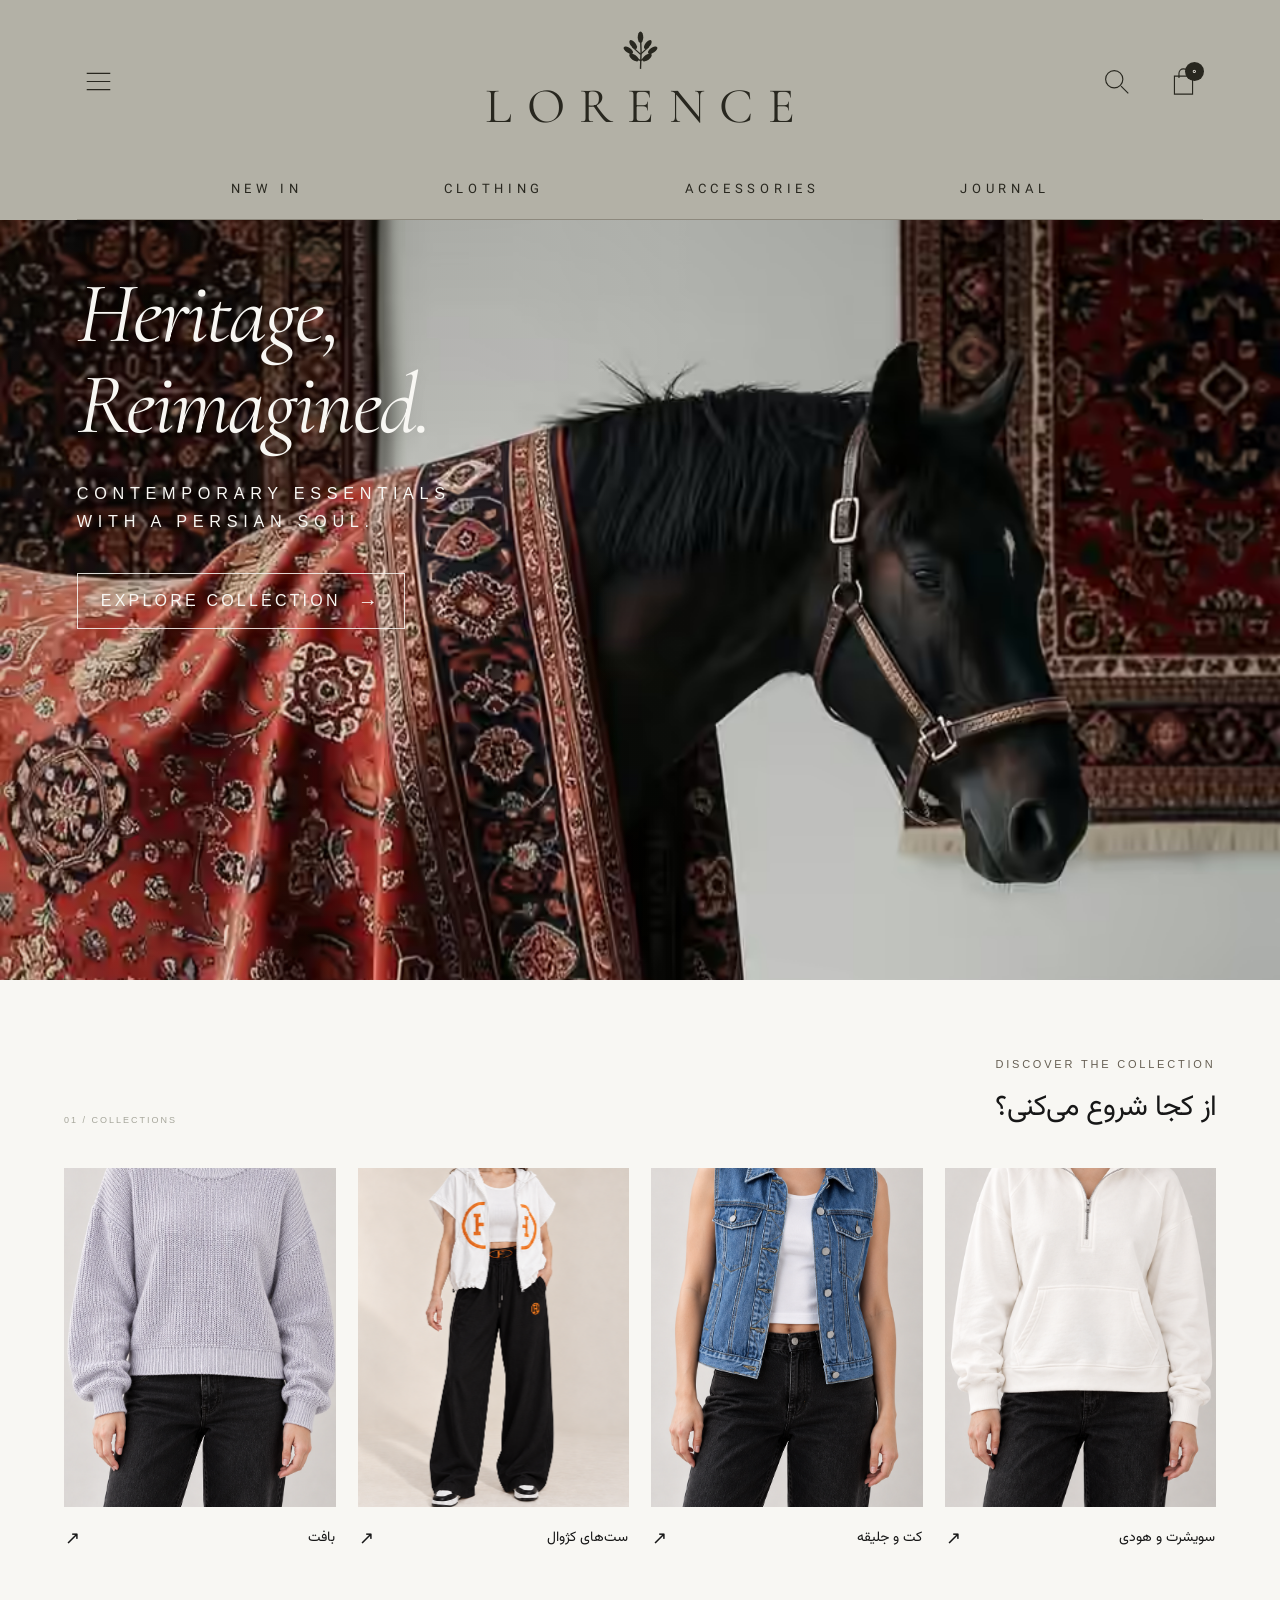
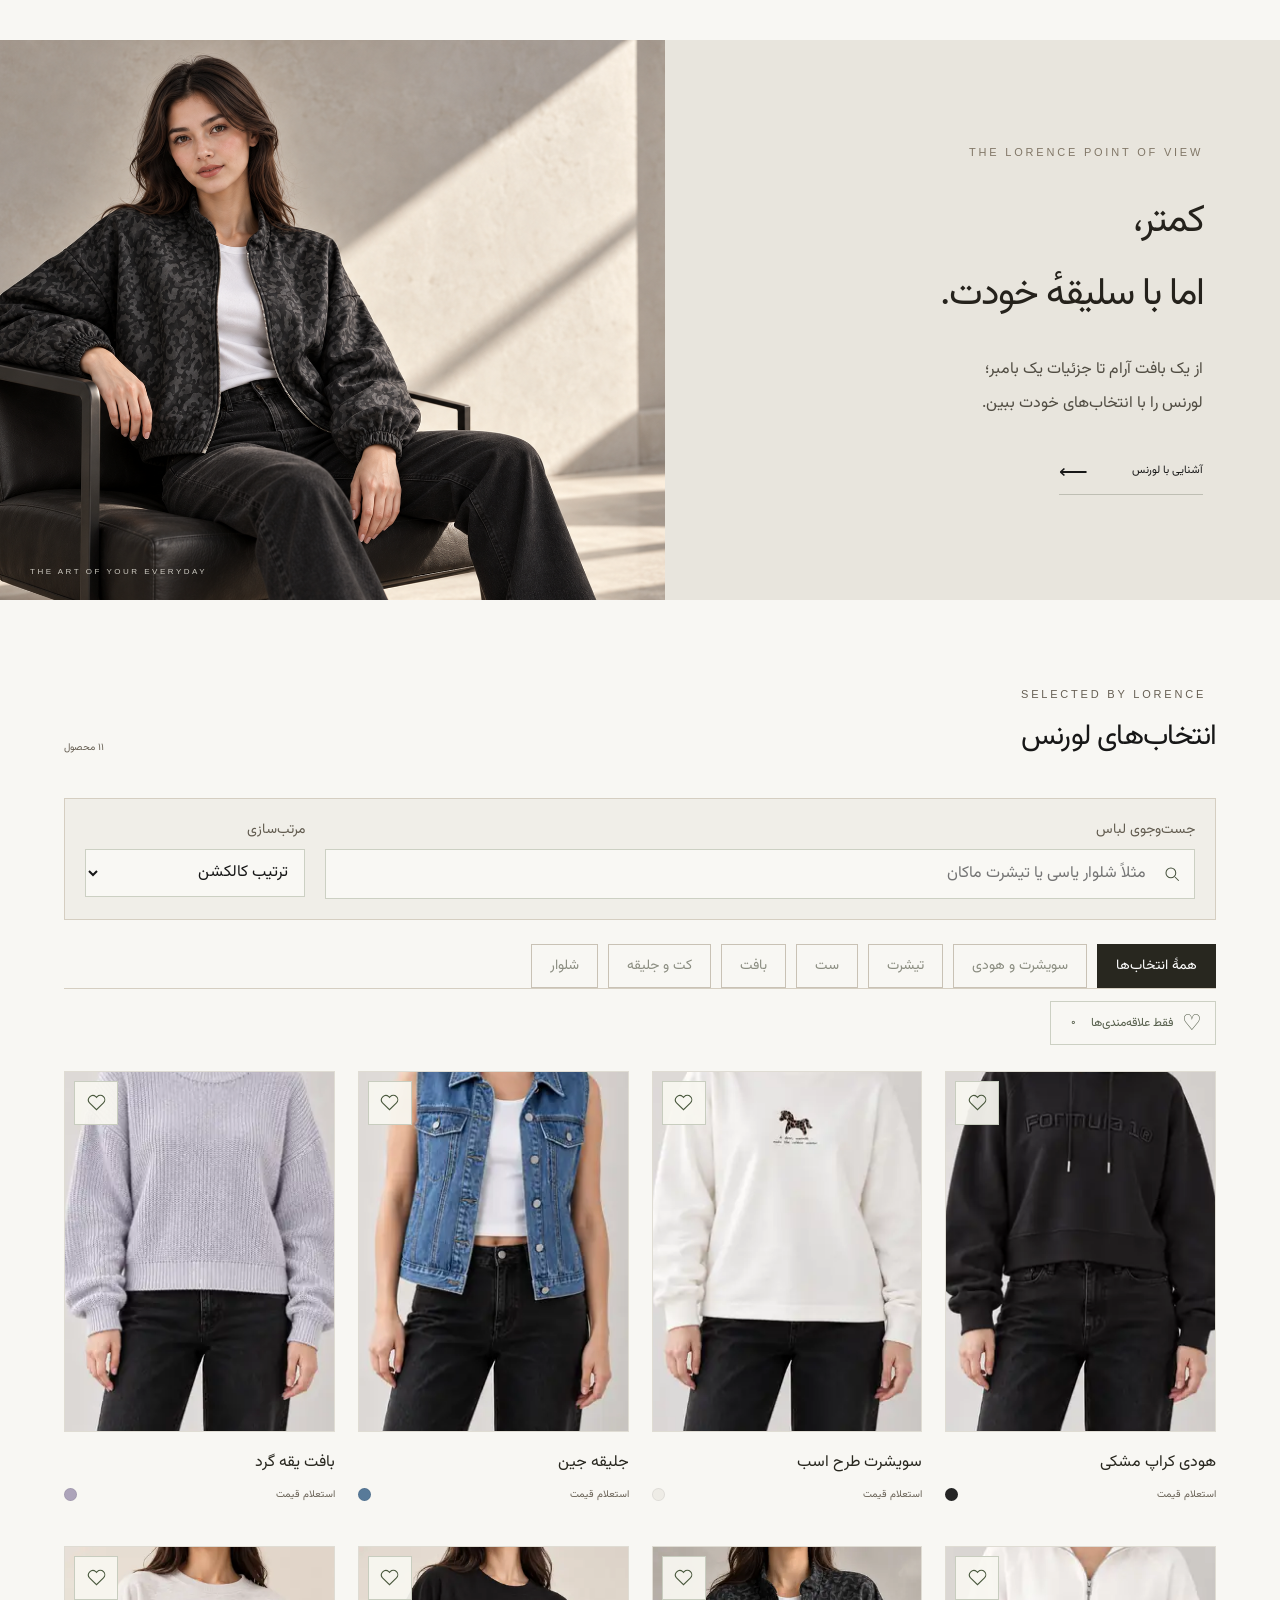
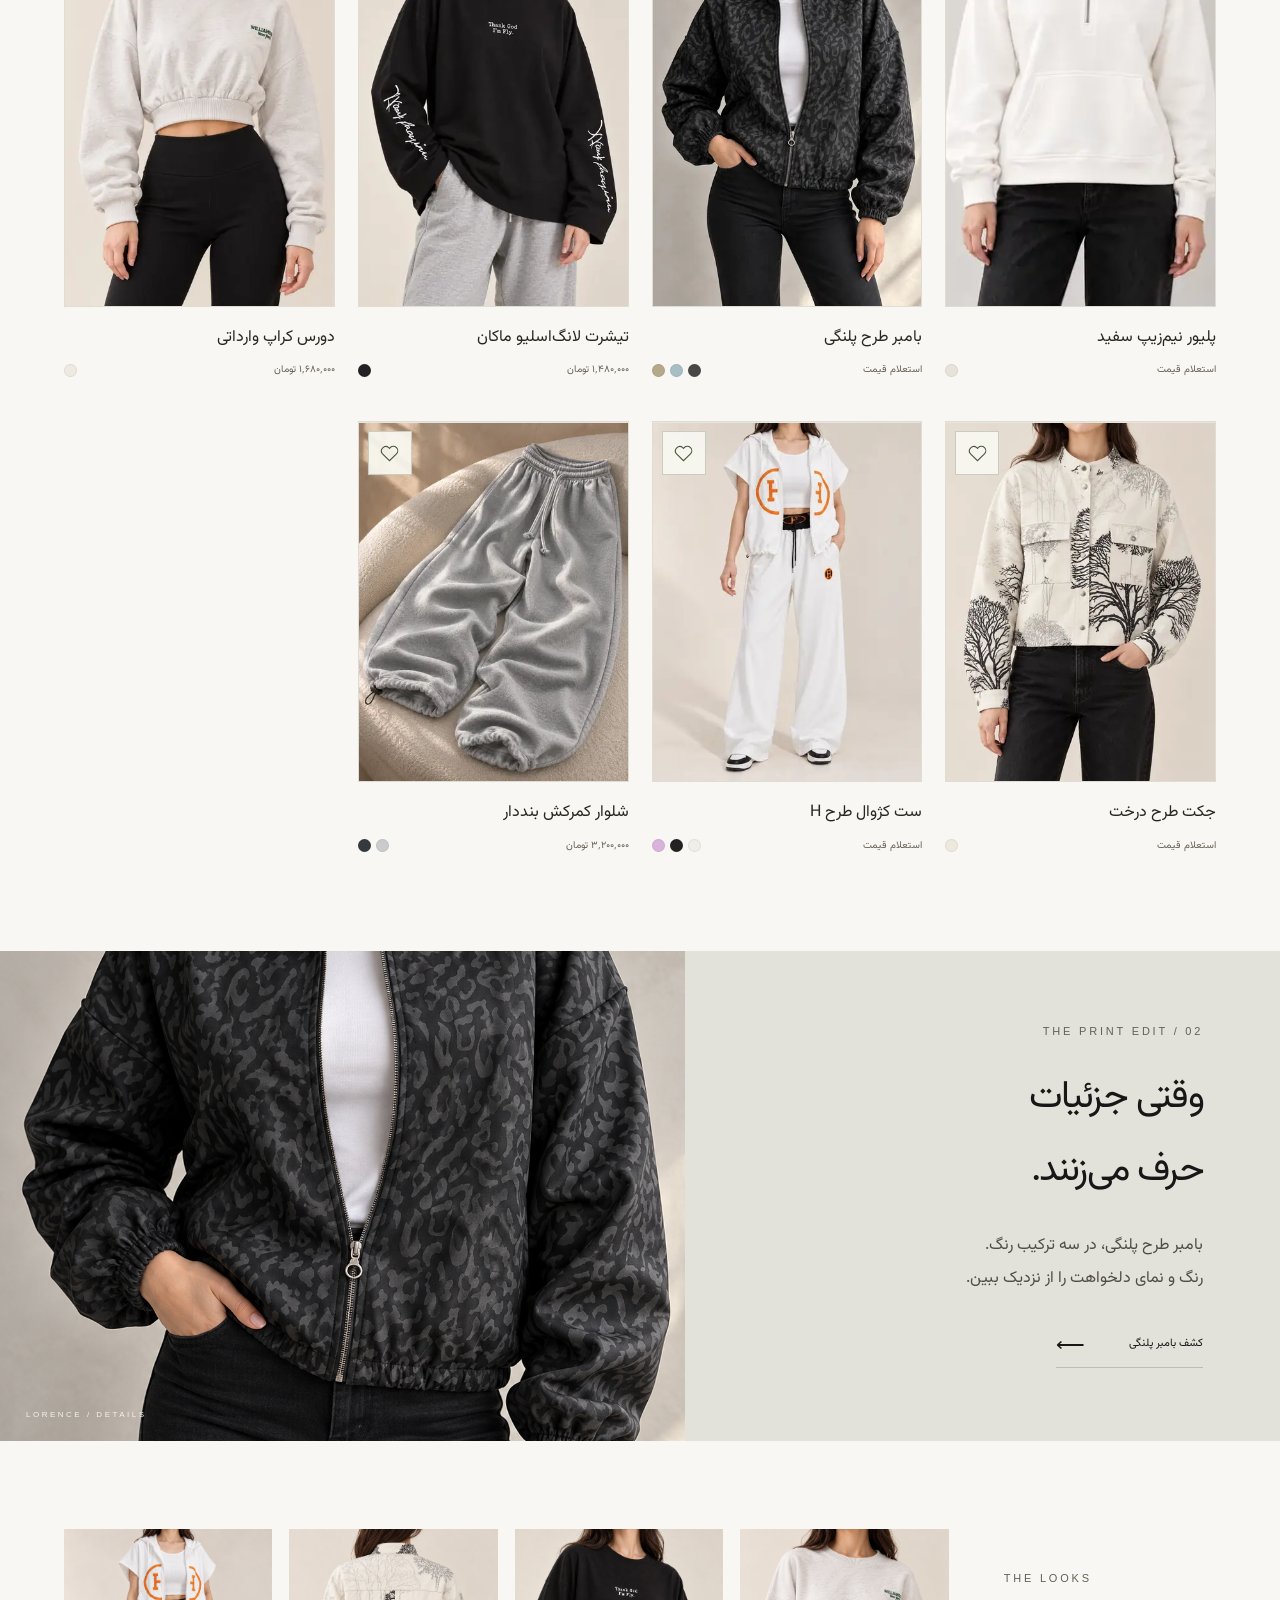
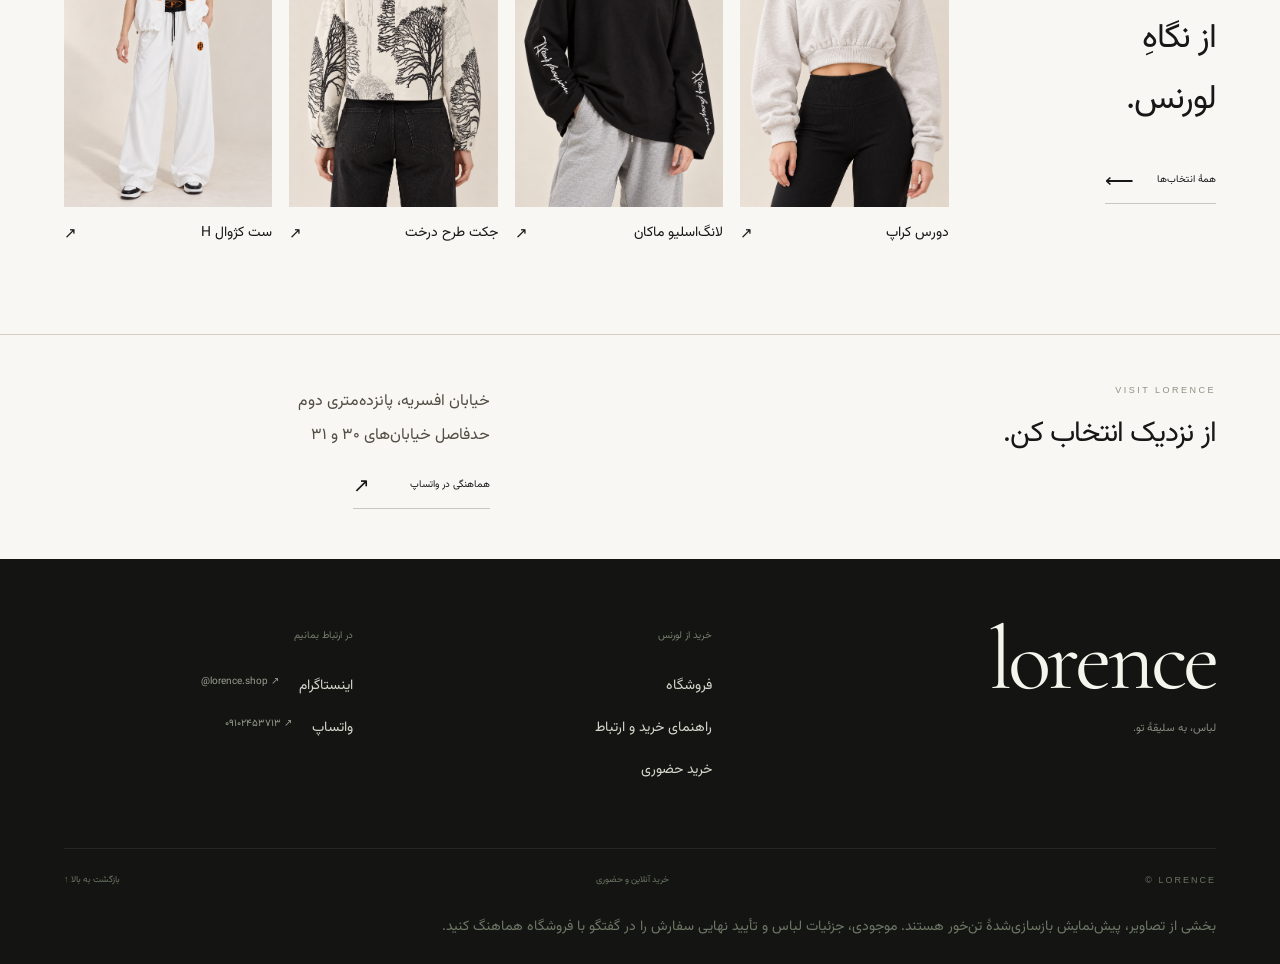
<file: index.html>
<!doctype html>
<html lang="fa" dir="rtl"><meta charset="utf-8"><meta name="viewport" content="width=device-width, initial-scale=1"><title>LORENCE — لورنس</title>
<style>
*{box-sizing:border-box}html{scroll-behavior:smooth}body{margin:0;background:#f8f6f2;color:#22201e;font:15px Tahoma,Arial,sans-serif}button,a,input{font:inherit}button,a{cursor:pointer}a{color:inherit;text-decoration:none}button{color:inherit}header{height:82px;background:#20201e;color:#fff;display:flex;align-items:center;justify-content:space-between;padding:0 5%;gap:30px}.logo{font:26px Arial;letter-spacing:9px;direction:ltr}nav{display:flex;gap:36px;font-size:13px}.tools{display:flex;gap:22px}.tools button{background:none;border:0;color:white;font-size:22px}.hero{height:620px;position:relative;overflow:hidden;background:#ddd5cb;direction:ltr}.hero .photo{position:absolute;right:0;top:0;width:60%;height:100%;overflow:hidden}.hero img{position:absolute;width:100%;height:210%;object-fit:cover;top:-70%}.hero .photo:after{content:'';position:absolute;inset:0;background:linear-gradient(90deg,#ddd5cb,transparent 35%)}.hero-copy{position:absolute;left:6%;top:22%;z-index:1}.eyebrow{font:11px Arial;letter-spacing:4px}.hero h1{font:clamp(55px,9vw,140px) Arial;letter-spacing:8px;margin:22px 0 38px;font-weight:400}.cta{background:#22201e;color:white;padding:16px 30px;border:1px solid #22201e;display:inline-flex;gap:45px;font-size:13px;direction:rtl}.hero-count{position:absolute;left:6%;bottom:35px;display:flex;align-items:center;gap:16px;font:12px Arial;letter-spacing:3px}.hero-count:after{content:'';height:1px;width:90px;background:#393731}.section{max-width:1320px;margin:auto;padding:65px 5%}.categories{display:flex;justify-content:center;gap:80px;padding-top:10px;padding-bottom:55px;border-bottom:1px solid #d9d3ca}.category{border:0;background:none;text-align:center}.round{width:106px;height:106px;border-radius:50%;overflow:hidden;position:relative;background:#e7e0d8;margin-bottom:17px}.round img{position:absolute;width:100%;height:200%;object-fit:cover;top:-66%}.section-head{display:flex;align-items:end;justify-content:space-between;margin:58px 0 28px}.section-head h2{font-size:27px;font-weight:400;margin:8px 0}.muted{color:#7d776e;font-size:12px}.filters{display:flex;gap:9px;margin:25px 0}.filters button{border:1px solid #d8d1c7;padding:9px 20px;background:none;font-size:12px}.filters button.active{background:#22201e;color:white;border-color:#22201e}.grid{display:grid;grid-template-columns:repeat(4,1fr);gap:32px 20px}.card{cursor:pointer}.frame{aspect-ratio:3/4;position:relative;overflow:hidden;background:#e4dfd7}.frame img{position:absolute;width:100%;height:153%;top:-48%;object-fit:cover;transition:transform .5s}.card:hover img{transform:scale(1.035)}.tag{position:absolute;top:12px;right:12px;background:#f8f6f2d9;padding:7px 10px;font-size:10px}.card h3{font-size:14px;font-weight:400;margin:18px 0 12px}.card-bottom{display:flex;justify-content:space-between;align-items:center}.swatches{display:flex;gap:5px}.dot{width:10px;height:10px;border-radius:100%;background:var(--c);border:1px solid #0002}.editorial{display:grid;grid-template-columns:1fr 1fr;background:#e9e3da;margin-top:70px;min-height:420px}.editorial .frame{aspect-ratio:auto;min-height:420px}.editorial img{height:180%;top:-65%}.editorial-copy{padding:65px 15%;display:flex;flex-direction:column;justify-content:center;align-items:start}.editorial h2{font-size:32px;font-weight:400;line-height:1.8;margin:18px 0 30px}footer{background:#22201e;color:white;padding:42px 5%;display:flex;justify-content:space-between;align-items:center;margin-top:20px}footer small{font-size:11px;color:#bcb6ad}.note{text-align:center;padding:20px;color:#827b71;font-size:11px;line-height:1.9}dialog{border:0;background:#f8f6f2;padding:0;width:min(960px,94vw);max-height:92vh;overflow:auto}dialog::backdrop{background:#0009;backdrop-filter:blur(4px)}.close{position:absolute;left:16px;top:12px;background:#faf8f3;border:0;width:35px;height:35px;font-size:22px;z-index:5}.detail{display:grid;grid-template-columns:1fr 1fr}.detail-info{padding:70px 35px}.detail h2{font-weight:400;font-size:26px}.mainpic{position:relative;aspect-ratio:3/4;overflow:hidden;background:#e2ddd5}.mainpic img{position:absolute;width:100%;height:153%;top:-48%;object-fit:cover}.mainpic.bomber img{height:100%;top:0}.thumbs{display:flex;gap:8px;padding:12px}.thumbs button{width:60px;height:70px;overflow:hidden;border:1px solid #ccc;padding:0;background:none}.thumbs img{width:100%;height:100%;object-fit:cover}.colors{display:flex;gap:12px;margin:25px 0}.colors button{width:30px;height:30px;border-radius:50%;border:4px solid #f8f6f2;outline:1px solid #aaa;background:var(--c)}.colors button.selected{outline:2px solid #222}.disabled{width:100%;padding:15px;background:#ded9d0;border:0;color:#666;margin:14px 0}.detail-info p{font-size:12px;line-height:2;color:#777}input{width:100%;padding:14px;background:#faf8f5;border:1px solid #cbc2b7}.gallery-controls{display:flex;justify-content:space-between;padding:0 12px 12px}.gallery-controls button{background:none;border:1px solid #ccc;padding:6px 18px}
@media(max-width:700px){header{height:66px;padding:0 6%}.logo{font-size:20px;letter-spacing:5px}nav{display:none}.tools{gap:15px}.hero{height:530px}.hero .photo{width:100%}.hero img{height:185%;top:-56%}.hero .photo:after{background:linear-gradient(0deg,#ddd5cbf0,transparent 60%)}.hero-copy{top:auto;bottom:70px;left:7%}.hero h1{font-size:54px;letter-spacing:5px;margin:10px 0 22px}.hero .eyebrow{display:none}.hero-count{bottom:25px;left:7%}.section{padding:35px 6%}.categories{gap:24px;padding-bottom:30px}.round{width:75px;height:75px}.category{font-size:11px}.section-head{margin-top:35px}.section-head h2{font-size:23px}.grid{grid-template-columns:repeat(2,1fr);gap:30px 13px}.filters{gap:6px;flex-wrap:wrap}.filters button{padding:8px 12px}.card h3{font-size:12px}.card-bottom{font-size:10px}.editorial{margin-top:40px;min-height:260px}.editorial .frame{min-height:260px}.editorial-copy{padding:25px 15%}.editorial h2{font-size:21px}.editorial .cta{padding:12px;gap:15px;font-size:11px}footer{gap:25px;flex-wrap:wrap}.detail{grid-template-columns:1fr}.detail-info{padding:20px 25px}.mainpic{max-height:460px;aspect-ratio:3/4}.note{padding:15px 7%}}
.frame.clean img,.mainpic.clean img{height:100%;top:0;object-fit:contain}.thumbs{overflow-x:auto}.thumbs button{flex-shrink:0}.preview-note{font-size:11px!important;color:#8c8378!important}.colors button:focus-visible{outline:2px solid #222;outline-offset:4px}
.visit{border-top:1px solid #d9d3ca;display:flex;align-items:center;justify-content:space-between;gap:28px;padding-top:38px;padding-bottom:38px}.visit h2{font-size:25px;font-weight:400;margin:10px 0 0}.visit address{font-style:normal;line-height:2.1;font-size:15px}.visit-label{font-size:11px;color:#827b71;letter-spacing:2px;direction:ltr;text-align:right}@media(max-width:700px){.visit{display:block}.visit address{margin-top:20px;font-size:14px}.visit h2{font-size:23px}}

.tools{align-items:center}.tools .bag-button{position:relative;display:flex;align-items:center;gap:5px;font-size:11px;padding:5px}.bag-button svg{width:23px;height:23px}.basket-count{min-width:17px;height:17px;border-radius:50%;background:#e5dace;color:#222;display:inline-flex;align-items:center;justify-content:center;font-size:10px}.tools .menu-button{display:none}.request-label{display:block;font-size:12px;margin:24px 0 10px}.size-request{font-size:13px;width:100%;margin-bottom:10px}.detail-info .request-help{font-size:11px;margin:0 0 18px;line-height:1.9}.add-request{width:100%;display:block;text-align:center;background:#22201e;color:#fff;border:1px solid #22201e;padding:16px;cursor:pointer}.add-request:hover{background:#423c35}.basket-dialog{width:min(640px,94vw);padding:48px 30px 30px}.basket-dialog h2,.mobile-menu h2{font-size:23px;font-weight:400;margin:0 0 12px}.basket-intro{font-size:12px;color:#797166;line-height:2;margin:0 0 22px}.basket-empty{padding:35px 0;text-align:center;font-size:14px;line-height:2}.basket-row{display:grid;grid-template-columns:74px 1fr;gap:15px;padding:20px 0;border-top:1px solid #ddd6cb}.basket-row img{width:74px;height:96px;object-fit:cover;background:#e2ddd5}.basket-row h3{font-size:14px;font-weight:400;margin:0 0 9px}.basket-row p{font-size:11px;color:#796f62;line-height:1.9;margin:3px 0}.basket-controls{display:flex;align-items:center;gap:10px;margin-top:12px}.basket-controls button{width:30px;height:30px;background:transparent;border:1px solid #cfc6b9}.basket-controls button:disabled{opacity:.4;cursor:default}.basket-controls .remove-item{width:auto;height:auto;border:0;color:#7c5146;padding:5px;margin-inline-start:auto;font-size:11px}.basket-summary{border-top:1px solid #cfc6b9;padding:20px 0;line-height:2;font-size:13px}.basket-summary p{margin:3px 0}.basket-summary small{font-size:11px;color:#7b7367}.basket-actions{display:grid;gap:10px}.basket-actions button,.basket-actions a{padding:14px;text-align:center;border:1px solid #22201e;background:transparent;font-size:13px}.basket-actions .primary{background:#22201e;color:#fff}.basket-status{font-size:12px;line-height:2;min-height:24px;color:#645849;margin:12px 0}.manual-copy{margin-top:10px}.manual-copy label{display:block;font-size:12px;margin-bottom:10px}.manual-copy textarea{width:100%;min-height:180px;border:1px solid #cec5b9;background:#fffdf9;padding:12px;font:12px Tahoma;line-height:2;color:#222;resize:vertical}.toast{position:fixed;inset-inline:20px;bottom:24px;margin:auto;width:max-content;max-width:calc(100% - 40px);background:#22201ef5;color:#fff;padding:14px 20px;font-size:12px;line-height:1.8;z-index:1000;box-shadow:0 4px 18px #0002;pointer-events:none}.mobile-menu{width:min(380px,92vw);padding:45px 26px 25px}.mobile-menu a{display:block;border-bottom:1px solid #ddd4c9;padding:16px 0;font-size:14px}.order-guide{border-top:1px solid #ded6ca;padding-top:24px;margin-top:22px}.order-guide summary{font-size:12px;cursor:pointer}.order-guide ol{font-size:12px;line-height:2.2;padding-inline-start:22px;color:#73695d}.continue-shopping{border:1px solid #222;background:none;padding:12px 24px;margin-top:15px}.basket-dialog [hidden]{display:none!important}@media(max-width:700px){.tools{gap:10px}.tools .menu-button{display:inline-block;font-size:22px;padding:5px}.tools .bag-button{font-size:10px}.bag-button svg{width:22px;height:22px}.basket-dialog{padding:48px 22px 24px}.basket-row{gap:12px;grid-template-columns:66px 1fr}.basket-row img{width:66px;height:90px}.toast{bottom:16px}.detail-info{padding-bottom:30px}header{gap:10px}}@media(prefers-reduced-motion:reduce){html{scroll-behavior:auto}*,*:before,*:after{transition:none!important}}
.view-basket{width:100%;padding:14px;border:1px solid #cfc6b9;background:transparent;font-size:12px;margin-top:10px}#productBasketStatus{min-height:20px;color:#625949}
.contact-pending{font-size:11px!important;color:#807565;line-height:2;text-align:right;margin:4px 0}.manual-product-link{font-size:11px;padding:10px;margin:10px 0;background:#fffdf9;border:1px solid #d2c7b9;direction:ltr;text-align:left;user-select:all;overflow-wrap:anywhere}
select.size-request{padding:14px;background:#faf8f5;color:#222;border:1px solid #cbc2b7}.add-request:disabled{background:#ded9d0;border-color:#ded9d0;color:#796f62;cursor:default}
[hidden]{display:none!important}
.guide-inline-link{display:inline-block;font-size:12px;margin-top:16px;border-bottom:1px solid #8f8374;line-height:2}footer{gap:20px;flex-wrap:wrap}@media(max-width:1000px){header nav{display:none}.tools .menu-button{display:inline-block}}
</style>
<link rel="stylesheet" href="request-flow.css">
<link rel="stylesheet" href="editorial.css">
<link rel="stylesheet" href="heritage.css?v=20261121">
<a class="skip-link" href="#shop">رفتن به محصولات</a>
<header class="site-header heritage-header" id="siteHeader">
  <button type="button" class="menu-button heritage-menu" id="menuOpen" aria-label="بازکردن منو"><svg viewBox="0 0 32 32" fill="none" stroke="currentColor" stroke-width="1.25" aria-hidden="true"><path d="M3 7h26M3 16h26M3 25h26"/></svg></button>
  <a class="logo heritage-brand" href="#" aria-label="لورنس، صفحهٔ اصلی"><svg class="heritage-emblem" viewBox="0 0 48 50" fill="currentColor" aria-hidden="true"><path d="M24 47c1-14 1-27 0-41" fill="none" stroke="currentColor" stroke-width="1.7"/><ellipse cx="24" cy="8" rx="3.4" ry="7"/><ellipse cx="15" cy="17" rx="3.2" ry="6.5" transform="rotate(-38 15 17)"/><ellipse cx="33" cy="17" rx="3.2" ry="6.5" transform="rotate(38 33 17)"/><ellipse cx="9" cy="24" rx="3.1" ry="6.7" transform="rotate(-56 9 24)"/><ellipse cx="39" cy="24" rx="3.1" ry="6.7" transform="rotate(56 39 24)"/><ellipse cx="16" cy="33" rx="3.3" ry="6.8" transform="rotate(-54 16 33)"/><ellipse cx="32" cy="33" rx="3.3" ry="6.8" transform="rotate(54 32 33)"/><path d="M24 29 14 20m10 9 10-9m-10 17L10 27m14 10 14-10" fill="none" stroke="currentColor" stroke-width="1.4"/></svg><span>LORENCE</span></a>
  <div class="tools">
    <button type="button" class="search-button" aria-label="جستجو" id="searchToggle" aria-controls="shopSearch"><svg viewBox="0 0 32 32" fill="none" stroke="currentColor" stroke-width="1.25" aria-hidden="true"><circle cx="13.5" cy="13.5" r="9.5"/><path d="m21 21 8 8"/></svg></button>
    <button type="button" class="bag-button" id="basketOpen" aria-label="سبد انتخاب‌ها، ۰ مورد"><svg viewBox="0 0 32 32" fill="none" stroke="currentColor" stroke-width="1.25" aria-hidden="true"><path d="M6 10h20v20H6Z"/><path d="M11 12V7a5 5 0 0 1 10 0v5"/></svg><span class="basket-count" id="basketCount">۰</span></button>
  </div>
  <nav class="heritage-navigation" aria-label="منوی اصلی" lang="en" dir="ltr"><a href="#shop" data-collection-view="new">NEW IN</a><a href="#discover" data-collection-view="clothing">CLOTHING</a><a href="#shop" data-collection-view="accessories">ACCESSORIES</a><a href="#lorenceJournal">JOURNAL</a></nav>
</header>
<main>
  <section class="hero heritage-hero" aria-labelledby="heroTitle">
    <div class="photo"><picture><source type="image/avif" srcset="assets/lorence-heritage-horse-960-q30.avif"><source type="image/webp" srcset="assets/lorence-heritage-horse-480.webp 480w, assets/lorence-heritage-horse-960.webp 960w" sizes="100vw"><img src="assets/lorence-heritage-horse-480.webp" width="1080" height="2395" alt="اسب مشکی با پارچهٔ طرح فرش ایرانی در گالری روشن؛ تصویر کمپین لورنس" fetchpriority="high" decoding="async"></picture></div>
    <div class="hero-copy" lang="en" dir="ltr"><h1 id="heroTitle">Heritage,<br>Reimagined.</h1><p>CONTEMPORARY ESSENTIALS<br>WITH A PERSIAN SOUL.</p><a class="hero-link" href="#shop" data-collection-view="new">EXPLORE COLLECTION <span aria-hidden="true">→</span></a></div>
  </section>

  <section class="section discovery" id="discover" aria-labelledby="discoverTitle">
    <div class="discovery-head" data-reveal><div><span class="eyebrow muted">DISCOVER THE COLLECTION</span><h2 id="discoverTitle">از کجا شروع می‌کنی؟</h2></div><span class="section-index" aria-hidden="true">01 / COLLECTIONS</span></div>
    <div class="categories" data-reveal>
      <button type="button" class="category" data-filter="سویشرت" aria-label="دیدن سویشرت و هودی"><span class="round"><img src="assets/quarter-zip-white.png" alt="نیم‌زیپ سفید" loading="lazy"></span><span class="category-caption"><span>سویشرت و هودی</span><span aria-hidden="true">↗</span></span></button>
      <button type="button" class="category" data-filter="کت" aria-label="دیدن کت و جلیقه"><span class="round"><img src="assets/denim-vest-blue.png" alt="جلیقه جین" loading="lazy"></span><span class="category-caption"><span>کت و جلیقه</span><span aria-hidden="true">↗</span></span></button>
      <button type="button" class="category" data-filter="ست" aria-label="دیدن ست‌ها"><span class="round full"><img src="assets/h-set-clean-black.png" alt="ست کژوال طرح H با شلوار مشکی" loading="lazy"></span><span class="category-caption"><span>ست‌های کژوال</span><span aria-hidden="true">↗</span></span></button>
      <button type="button" class="category" data-filter="بافت" aria-label="دیدن بافت‌ها"><span class="round"><img src="assets/knit-pullover-lilac-gray.png" alt="بافت یقه گرد یاسی" loading="lazy"></span><span class="category-caption"><span>بافت</span><span aria-hidden="true">↗</span></span></button>
    </div>
  </section>

  <section class="story-section" id="lorenceJournal" aria-labelledby="storyTitle" data-reveal>
    <figure class="story-photo"><img src="assets/lorence-campaign-story.png" alt="قاب مجله‌ای از استایل لورنس" loading="lazy" decoding="async"><figcaption>THE ART OF YOUR EVERYDAY</figcaption></figure>
    <div class="story-copy"><span class="eyebrow muted">THE LORENCE POINT OF VIEW</span><h2 id="storyTitle">کمتر،<br>اما با سلیقهٔ خودت.</h2><p>از یک بافت آرام تا جزئیات یک بامبر؛<br>لورنس را با انتخاب‌های خودت ببین.</p><a class="text-link" href="guide.html">آشنایی با لورنس <span aria-hidden="true">⟵</span></a></div>
  </section>

  <section class="section product-section" id="shop" aria-labelledby="shopTitle">
    <div class="section-head" data-reveal><div><span class="eyebrow muted">SELECTED BY LORENCE</span><h2 id="shopTitle" tabindex="-1">انتخاب‌های لورنس</h2></div><span class="muted" id="count" role="status" aria-atomic="true">۱۱ محصول</span></div>
    <div class="shop-controls" id="shopSearch">
      <form id="shopSearchForm" role="search" aria-label="جست‌وجوی محصولات">
        <label class="shop-control-label" for="search">جست‌وجوی لباس</label>
        <div class="shop-search-field">
          <button type="submit" aria-label="دیدن نتیجه‌های جست‌وجو"><svg viewBox="0 0 24 24" fill="none" stroke="currentColor" stroke-width="1.4" aria-hidden="true"><circle cx="10.5" cy="10.5" r="6.5"/><path d="m16 16 5 5"/></svg></button>
          <input type="search" id="search" placeholder="مثلاً شلوار یاسی یا تیشرت ماکان" maxlength="120" autocomplete="off" enterkeyhint="search" aria-controls="grid">
          <button type="button" id="clearSearch" aria-label="پاک کردن جست‌وجو" hidden>×</button>
        </div>
      </form>
      <div class="shop-sort">
        <label class="shop-control-label" for="sortProducts">مرتب‌سازی</label>
        <select id="sortProducts" aria-controls="grid">
          <option value="featured">ترتیب کالکشن</option>
          <option value="price-asc">قیمت از کم به زیاد</option>
          <option value="price-desc">قیمت از زیاد به کم</option>
        </select>
      </div>
    </div>
    <div class="filters" role="group" aria-label="دسته‌بندی محصولات"><button type="button" class="active" data-filter="همه" aria-pressed="true">همهٔ انتخاب‌ها</button><button type="button" data-filter="سویشرت" aria-pressed="false">سویشرت و هودی</button><button type="button" data-filter="تیشرت" aria-pressed="false">تیشرت</button><button type="button" data-filter="ست" aria-pressed="false">ست</button><button type="button" data-filter="بافت" aria-pressed="false">بافت</button><button type="button" data-filter="کت" aria-pressed="false">کت و جلیقه</button><button type="button" data-filter="شلوار" aria-pressed="false">شلوار</button></div>
    <div class="favorites-view" id="favoritesView">
      <button type="button" id="favoritesOnly" class="favorites-filter" aria-pressed="false" aria-controls="grid"><span aria-hidden="true">♡</span> فقط علاقه‌مندی‌ها <span id="favoritesTotal">۰</span></button>
      <p id="favoritesContext" hidden>انتخاب‌های ذخیره‌شده در این مرورگر</p>
    </div>
    <p id="favoritesStatus" class="visually-hidden" role="status" aria-live="polite"></p>
    <p id="favoriteStorageNotice" class="favorites-notice" hidden>ذخیرهٔ این مرورگر در دسترس نیست. انتخاب‌ها فعلاً در همین صفحه نگه‌داری می‌شوند.</p>
    <div class="grid" id="grid"></div>
    <div class="shop-empty" id="shopEmpty" hidden>
      <p class="empty">محصولی با این جست‌وجو یا دسته پیدا نشد.</p>
      <button type="button" id="resetFilters">نمایش همهٔ محصولات</button>
    </div>
  </section>

  <section class="editorial" id="collection" aria-labelledby="printTitle" data-reveal><div class="editorial-copy"><span class="eyebrow muted">THE PRINT EDIT / 02</span><h2 id="printTitle">وقتی جزئیات<br>حرف می‌زنند.</h2><p>بامبر طرح پلنگی، در سه ترکیب رنگ.<br>رنگ و نمای دلخواهت را از نزدیک ببین.</p><button class="text-link" id="bomber">کشف بامبر پلنگی <span aria-hidden="true">⟵</span></button></div><div class="frame"><img src="assets/charcoal-on-body.png" alt="بامبر طرح پلنگی ذغالی" loading="lazy"><span class="photo-index" aria-hidden="true">LORENCE / DETAILS</span></div></section>

  <section class="section collection-strip" aria-labelledby="looksTitle" data-reveal>
    <div class="strip-title"><span class="eyebrow muted">THE LOOKS</span><h2 id="looksTitle">از نگاهِ<br>لورنس.</h2><a class="text-link" href="#shop">همهٔ انتخاب‌ها <span aria-hidden="true">⟵</span></a></div>
    <div class="looks">
      <a class="look" data-editorial-product="crop-imported" href="?product=crop-imported&amp;color=%D8%B1%D9%88%D8%B4%D9%86"><figure><img src="assets/crop-clean-front.png" alt="دورس کراپ وارداتی روشن" loading="lazy"></figure><span>دورس کراپ <span aria-hidden="true">↗</span></span></a>
      <a class="look" data-editorial-product="makan-longsleeve" href="?product=makan-longsleeve&amp;color=%D9%85%D8%B4%DA%A9%DB%8C"><figure><img src="assets/makan-clean-front.png" alt="تیشرت لانگ‌اسلیو ماکان مشکی" loading="lazy"></figure><span>لانگ‌اسلیو ماکان <span aria-hidden="true">↗</span></span></a>
      <a class="look" data-editorial-product="tree-jacket" href="?product=tree-jacket&amp;color=%D8%B1%D9%88%D8%B4%D9%86"><figure><img src="assets/tree-clean-back.png" alt="نمای پشت جکت طرح درخت" loading="lazy"></figure><span>جکت طرح درخت <span aria-hidden="true">↗</span></span></a>
      <a class="look" data-editorial-product="h-set" href="?product=h-set&amp;color=%D8%B4%D9%84%D9%88%D8%A7%D8%B1%20%D8%B3%D9%81%DB%8C%D8%AF"><figure><img src="assets/h-set-clean-white.png" alt="ست کژوال طرح H با شلوار سفید" loading="lazy"></figure><span>ست کژوال H <span aria-hidden="true">↗</span></span></a>
    </div>
  </section>

  <section class="section visit" id="visit" aria-labelledby="visitTitle"><div><div class="visit-label">VISIT LORENCE</div><h2 id="visitTitle">از نزدیک انتخاب کن.</h2></div><div class="visit-info"><address>خیابان افسریه، پانزده‌متری دوم<br>حدفاصل خیابان‌های ۳۰ و ۳۱</address><a class="text-link" href="https://wa.me/989102453713" target="_blank" rel="noopener">هماهنگی در واتساپ <span aria-hidden="true">↗</span></a></div></section>
</main>
<footer class="site-footer">
  <div class="footer-brand"><a class="logo" href="#">LORENCE</a><p>لباس، به سلیقهٔ تو.</p></div>
  <div class="footer-column"><span class="footer-label">خرید از لورنس</span><a href="#shop">فروشگاه</a><a href="guide.html">راهنمای خرید و ارتباط</a><a href="#visit">خرید حضوری</a></div>
  <div class="footer-column"><span class="footer-label">در ارتباط بمانیم</span><a href="https://www.instagram.com/lorence.shop/" target="_blank" rel="noopener">اینستاگرام <span dir="ltr">@lorence.shop ↗</span></a><a href="https://wa.me/989102453713" target="_blank" rel="noopener">واتساپ <span dir="ltr">۰۹۱۰۲۴۵۳۷۱۳ ↗</span></a></div>
  <div class="footer-bottom"><span dir="ltr">© LORENCE</span><span>خرید آنلاین و حضوری</span><a href="#">بازگشت به بالا ↑</a></div>
</footer>
<div class="note">بخشی از تصاویر، پیش‌نمایش بازسازی‌شدهٔ تن‌خور هستند. موجودی، جزئیات لباس و تأیید نهایی سفارش را در گفتگو با فروشگاه هماهنگ کنید.</div>
<dialog id="product" aria-labelledby="productTitle"><div class="dialog-toolbar"><button class="close" aria-label="بستن">×</button></div><div class="detail"><div><div class="mainpic"><img id="detailImage" alt=""></div><div class="thumbs"></div><div class="gallery-controls"><button id="previous" aria-label="تصویر قبلی">→</button><span id="position" class="muted"></span><button id="next" aria-label="تصویر بعدی">←</button></div></div><div class="detail-info"><span class="eyebrow muted">LORENCE / COLLECTION</span><h2 id="productTitle"></h2><p id="productPrice">استعلام قیمت</p><p id="productDescription"></p><div class="colors"></div><p id="colorLabel"></p><label class="request-label" for="requestedSize">سایز موردنظر (اختیاری)</label><input class="size-request" id="requestedSize" aria-describedby="productSizeHelp" maxlength="40" placeholder="مثلاً اندازهٔ دلخواه یا راهنمایی برای سایز"><select class="size-request" id="requestedSizeOptions" hidden aria-label="سایز موردنظر" aria-describedby="productSizeHelp"></select><p id="productSizeHelp" class="size-help"></p><p id="productStock" class="request-help stock-state" role="status" aria-live="polite"></p><p class="request-help">سایز، قیمت نهایی و موجودی هنگام گفتگو با فروشگاه تأیید می‌شوند.</p><button class="add-request" id="addRequest">افزودن به سبد انتخاب‌ها</button><button class="view-basket" id="viewBasket">مشاهدهٔ سبد انتخاب‌ها</button><button type="button" class="view-basket product-favorite" id="productFavoriteToggle" aria-pressed="false">ذخیره در علاقه‌مندی‌ها</button><button class="view-basket" id="copyProductLink">کپی لینک این محصول</button><p id="productBasketStatus" role="status" aria-live="polite"></p><p class="preview-note" id="productPreviewNote"></p><details><summary>راهنمای اندازه</summary><p>برای انتخاب سایز، متن درخواست را برای فروشگاه بفرستید و اندازه‌های دقیق لباس را بپرسید.</p></details></div></div></dialog>

<dialog id="basketDialog" class="basket-dialog" aria-labelledby="basketTitle"><div class="dialog-toolbar"><button class="close" id="basketClose" aria-label="بستن سبد">×</button></div><div class="basket-content"><p id="basketFeedback" class="basket-feedback" role="status" aria-live="polite"></p><h2 id="basketTitle">سبد انتخاب‌های شما</h2><p class="basket-intro">متن درخواست را آماده کنید و برای فروشگاه بفرستید. انتخاب کالا به معنی تأیید موجودی یا ثبت سفارش نیست.</p><div id="basketItems"></div><div id="basketSummary" class="basket-summary" hidden></div><div id="basketActions" class="basket-actions" hidden><button class="primary" id="completeRequest">تکمیل درخواست خرید</button><button id="copyRequest">کپی سریع انتخاب‌ها</button><button id="continueShopping">ادامهٔ خرید</button></div><p id="basketStatus" class="basket-status" role="status" aria-live="polite"></p><div class="manual-copy" id="manualCopy" hidden><label for="requestText">متن زیر را انتخاب و کپی کنید:</label><textarea id="requestText" readonly></textarea></div><details class="order-guide" id="requestGuide"><summary>چطور درخواست بدهم؟</summary><ol><li>لباس، رنگ و تعداد موردنظر را انتخاب کنید.</li><li>برای افزودن مشخصات و روش تحویل، «تکمیل درخواست خرید» را بزنید؛ سپس متن آماده را کپی کنید.</li><li>قیمت نهایی، سایز، موجودی و روش تحویل را با فروشگاه نهایی کنید.</li></ol><a class="guide-inline-link" href="guide.html">راهنمای کامل خرید و ارتباط ↗</a></details></div></dialog>
<dialog id="requestDialog" class="request-flow" aria-labelledby="requestTitle">
<div class="dialog-toolbar"><button type="button" class="close" id="requestClose" aria-label="بازگشت به سبد">×</button></div>
<div class="request-content">
<div class="flow-step">۱ · انتخاب لباس &nbsp; / &nbsp; ۲ · تکمیل درخواست</div>
<h2 id="requestTitle">تکمیل درخواست خرید</h2>
<p class="flow-intro">این اطلاعات به متن درخواست اضافه می‌شود. موجودی، مبلغ نهایی و روش تحویل را فروشگاه تأیید می‌کند.</p>
<p id="requestSelectionSummary" class="flow-context"></p>
<p id="requestEmpty" class="flow-empty" hidden>سبد شما خالی شده است. برای انتخاب لباس به سبد برگردید.</p>
<form id="requestForm" novalidate>
<div class="flow-fields">
<div class="flow-field"><label for="requestName">نام شما (اختیاری)</label><input id="requestName" name="customer-name" autocomplete="name" maxlength="80"></div>
<div class="flow-field"><label for="requestPhone">شماره تماس (اختیاری)</label><input id="requestPhone" name="customer-phone" type="tel" autocomplete="tel" maxlength="40" placeholder="09… یا +98…" aria-describedby="requestPhoneHelp requestPhoneError"><p id="requestPhoneHelp" class="flow-help">شمارهٔ همراه ایران یا شمارهٔ بین‌المللی با +</p><p id="requestPhoneError" class="flow-error" aria-live="polite"></p></div>
</div>
<div class="flow-field"><label for="requestFulfillment">روش تحویل موردنظر</label><select id="requestFulfillment" name="fulfillment"><option value="ask">هماهنگی با فروشگاه</option><option value="pickup">خرید حضوری</option><option value="delivery">درخواست ارسال</option></select></div>
<div id="requestPickup" class="flow-pickup" hidden><strong>آدرس فروشگاه برای خرید حضوری</strong><address>خیابان افسریه، پانزده‌متری دوم، حدفاصل خیابان‌های ۳۰ و ۳۱</address><div class="flow-help">پیش از مراجعه، موجودی لباس را با فروشگاه هماهنگ کنید.</div></div>
<div id="requestCityField" class="flow-field" hidden><label for="requestCity">شهر مقصد</label><input id="requestCity" name="destination-city" autocomplete="address-level2" maxlength="80" aria-describedby="requestCityHelp requestCityError"><p id="requestCityHelp" class="flow-help">فعلاً نام شهر کافی است. امکان ارسال و هزینهٔ آن با فروشگاه هماهنگ می‌شود.</p><p id="requestCityError" class="flow-error" aria-live="polite"></p></div>
<div class="flow-field"><label for="requestNote">توضیح برای فروشگاه (اختیاری)</label><textarea id="requestNote" name="customer-note" maxlength="500" placeholder="مثلاً برای انتخاب سایز راهنمایی می‌خواهم."></textarea></div>
<button class="flow-button primary" id="prepareRequest" type="submit">آماده‌کردن متن درخواست</button>
</form>
<section id="requestPreviewPanel" class="flow-preview" aria-labelledby="requestPreviewTitle" hidden>
<h3 id="requestPreviewTitle">متن آماده برای فروشگاه</h3><pre id="completeRequestPreview"></pre>
<div class="flow-buttons"><button type="button" class="flow-button primary" id="copyCompleteRequest">کپی متن کامل درخواست</button><a class="flow-button" id="orderContact" target="_blank" rel="noopener" hidden>ثبت سفارش آنلاین</a><p id="contactPending" class="contact-pending">راه ارتباطی واتساپ فروشگاه به‌زودی تکمیل می‌شود. فعلاً متن درخواست را کپی کنید.</p></div>
<div id="requestManualCopy" class="flow-field flow-manual" hidden><label for="completeRequestManual">متن زیر را انتخاب و کپی کنید:</label><textarea id="completeRequestManual" readonly></textarea></div>
</section>
<p id="requestFlowStatus" class="flow-status" role="status" aria-live="polite"></p>
<button type="button" id="requestBack" class="flow-button flow-back">بازگشت و ویرایش انتخاب‌ها</button>
<p class="flow-privacy">اطلاعات این فرم فقط به متن درخواست اضافه می‌شود؛ سایت آن را ذخیره نمی‌کند. متن را خودتان برای فروشگاه ارسال می‌کنید و این مرحله ثبت یا تأیید سفارش نیست.</p>
</div>
</dialog>
<dialog class="mobile-menu" id="mobileMenu" aria-labelledby="menuTitle"><button class="close" id="menuClose" aria-label="بستن منو">×</button><h2 id="menuTitle">لورنس</h2><a href="#">خانه</a><a href="#shop" data-collection-view="new">تازه‌های لورنس</a><a href="#discover">دسته‌بندی لباس‌ها</a><a href="#lorenceJournal">نگاه لورنس</a><button type="button" class="menu-action" id="favoritesOpen" aria-label="دیدن علاقه‌مندی‌ها" aria-controls="grid">علاقه‌مندی‌ها <span id="favoritesCount" class="favorites-count" aria-hidden="true" hidden></span></button><a href="#visit">خرید حضوری</a><a href="guide.html">راهنمای خرید</a><button type="button" class="menu-action" id="guide">راهنمای درخواست خرید</button><a href="https://www.instagram.com/lorence.shop/" target="_blank" rel="noopener">اینستاگرام لورنس ↗</a></dialog><div id="basketToast" class="toast" role="status" aria-live="polite" hidden></div>
<script src="request-details.js"></script>
<script src="catalog.js"></script><script src="catalog-schema.js"></script>
<script>
let catalogLoadError=false;
const catalogState=(()=>{try{if(typeof lorenceCatalog==='undefined'||typeof validateCatalog!=='function')throw new Error('Catalog resources unavailable');return validateCatalog(lorenceCatalog)}catch{catalogLoadError=true;return {version:1,products:[]}}})();
const products=catalogState.products.map(p=>[p.name,p.variants[0].images[0],p.category,p.variants[0].hex,p.priceToman,p.variants[0].images,p.description,{id:p.id,clean:p.frame==='full',visible:p.visible,colors:p.variants.map(v=>({label:v.label,hex:v.hex,files:v.images,sizes:v.sizes,stock:v.stock}))}]);
const price=p=>p[4]?p[4].toLocaleString('fa-IR')+' تومان':'استعلام قیمت';
const isSoldOut=p=>!!p[7]?.colors?.length&&p[7].colors.every(color=>color.stock===0);
const htmlText=value=>String(value).replace(/[&<>"']/g,c=>({'&':'&amp;','<':'&lt;','>':'&gt;','"':'&quot;',"'":'&#39;'}[c]));
let filter='همه';
const grid = document.querySelector('#grid');
const dialog = document.querySelector('dialog');
const shop = document.querySelector('#shop');
const shopTitle = document.querySelector('#shopTitle');
const searchInput = document.querySelector('#search');
const sortProducts = document.querySelector('#sortProducts');
const clearSearch = document.querySelector('#clearSearch');
const shopEmpty = document.querySelector('#shopEmpty');
const emptyMessage = document.querySelector('.empty');
const resetFilters = document.querySelector('#resetFilters');
const favoritesOnlyButton = document.querySelector('#favoritesOnly');
const favoritesStorageKey = 'lorence-favorites-v1';
let favoritesOnly = false;
let favoriteIds = [];
let favoriteStorageUnavailable = false;

function sanitizeFavorites(raw) {
  if (!Array.isArray(raw)) return [];
  const visibleIds = new Set(products.filter(product => product[7].visible).map(product => product[7].id));
  return [...new Set(raw.slice(0, 100).filter(id => typeof id === 'string' && visibleIds.has(id)))];
}

try {
  favoriteIds = sanitizeFavorites(JSON.parse(localStorage.getItem(favoritesStorageKey) || '[]'));
} catch {
  favoriteIds = [];
}

function updateFavoritesUI() {
  const total = favoriteIds.length.toLocaleString('fa-IR');
  const count = document.querySelector('#favoritesCount');
  count.textContent = total;
  count.hidden = !favoriteIds.length;
  document.querySelector('#favoritesTotal').textContent = total;
  document.querySelector('#favoritesOpen').setAttribute('aria-label', 'دیدن علاقه‌مندی‌ها، ' + total + ' لباس');
  favoritesOnlyButton.setAttribute('aria-pressed', String(favoritesOnly));
  document.querySelector('#favoritesContext').hidden = !favoritesOnly;
  document.querySelector('#favoriteStorageNotice').hidden = !favoriteStorageUnavailable;
  if (activeProduct) {
    const saved = favoriteIds.includes(activeProduct[7].id);
    const button = document.querySelector('#productFavoriteToggle');
    button.setAttribute('aria-pressed', String(saved));
    button.textContent = saved ? 'حذف از علاقه‌مندی‌ها' : 'ذخیره در علاقه‌مندی‌ها';
  }
}

function toggleFavorite(id, origin) {
  const product = products.find(item => item[7].id === id && item[7].visible);
  if (!product || catalogLoadError) return;
  const saved = favoriteIds.includes(id);
  favoriteIds = saved ? favoriteIds.filter(item => item !== id) : [...favoriteIds, id];
  try {
    localStorage.setItem(favoritesStorageKey, JSON.stringify(favoriteIds));
    favoriteStorageUnavailable = false;
  } catch {
    favoriteStorageUnavailable = true;
  }
  render();
  const message = product[0] + (saved ? ' از علاقه‌مندی‌ها حذف شد.' : ' به علاقه‌مندی‌ها اضافه شد.');
  document.querySelector('#favoritesStatus').textContent = message;
  if (origin === 'product') {
    document.querySelector('#productBasketStatus').textContent = message;
    return;
  }
  const button = document.querySelector('[data-favorite-id="' + id + '"]') || favoritesOnlyButton;
  button.focus({preventScroll: true});
}

function normalizeSearch(value) {
  return value.normalize('NFKC').toLowerCase()
    .replace(/[يى]/g, 'ی')
    .replace(/ك/g, 'ک')
    .replace(/[\u0640\u064b-\u065f\u0670]/g, '')
    .replace(/[\s\u200c\u200d–—-]+/g, ' ')
    .trim();
}

function matchingProducts() {
  const terms = normalizeSearch(searchInput.value).split(' ').filter(Boolean);
  const matches = products.filter(product => {
    if (!product[7].visible || (filter !== 'همه' && product[2] !== filter)) return false;
    if (favoritesOnly && !favoriteIds.includes(product[7].id)) return false;
    if (!terms.length) return true;
    const fields = [product[0], product[2], ...product[7].colors.map(color => color.label)]
      .map(value => normalizeSearch(value).replaceAll(' ', ''));
    return terms.every(term => fields.some(field => field.includes(term)));
  });
  if (!['price-asc', 'price-desc'].includes(sortProducts.value)) return matches;
  const direction = sortProducts.value === 'price-asc' ? 1 : -1;
  return matches.sort((a, b) => {
    if (a[4] === b[4]) return 0;
    if (a[4] === null) return 1;
    if (b[4] === null) return -1;
    return direction * (a[4] - b[4]);
  });
}

function render() {
  updateFavoritesUI();
  document.querySelector('#collection').hidden = !catalogState.products.some(product => product.id === 'bomber-leopard' && product.visible);
  if (catalogLoadError) {
    grid.innerHTML = '';
    document.querySelector('#count').textContent = '۰ محصول';
    emptyMessage.textContent = 'اطلاعات محصولات بارگذاری نشد. لطفاً صفحه را دوباره باز کنید یا از طریق اینستاگرام با فروشگاه در تماس باشید.';
    emptyMessage.setAttribute('role', 'alert');
    shopEmpty.hidden = false;
    resetFilters.hidden = true;
    document.querySelector('#shopSearch').hidden = true;
    document.querySelector('.filters').hidden = true;
    document.querySelector('#favoritesView').hidden = true;
    for (const selector of ['#searchToggle', '#favoritesOpen', '#favoritesOnly', '#productFavoriteToggle', '#basketOpen', '#guide', '#completeRequest', '#addRequest', '#viewBasket', '#copyRequest', '#copyProductLink']) {
      document.querySelector(selector).disabled = true;
    }
    document.querySelector('#basketActions').hidden = true;
    return;
  }
  const shown = matchingProducts();
  grid.innerHTML = shown.map(product => `
    <article class="card" data-id="${products.indexOf(product)}">
      <div class="frame ${product[7].clean ? 'clean' : ''}">
        <img loading="lazy" decoding="async" width="420" height="560" src="assets/thumbs/${product[1].replace(/\.[^.]+$/, '.webp')}" alt="${htmlText(product[0])}" ${product[7].id === 'bomber-leopard' ? 'style="height:100%;top:0"' : ''}>
        <span class="tag">مشاهدهٔ محصول ↗</span>
        ${isSoldOut(product) ? '<span class="card-stock">ناموجود</span>' : ''}
      </div>
      <h3>${htmlText(product[0])}</h3>
      <div class="card-bottom">
        <span class="muted">${price(product)}</span>
        <span class="swatches">${product[7].colors.map(color => `<i class="dot" style="--c:${color.hex}"></i>`).join('')}</span>
      </div>
      <button type="button" class="card-open" aria-label="مشاهدهٔ ${htmlText(product[0])}"></button>
      <button type="button" class="favorite-button" data-favorite-id="${product[7].id}" aria-pressed="${favoriteIds.includes(product[7].id)}" aria-label="${favoriteIds.includes(product[7].id) ? 'حذف ' : 'ذخیرهٔ '}${htmlText(product[0])}${favoriteIds.includes(product[7].id) ? ' از علاقه‌مندی‌ها' : ' در علاقه‌مندی‌ها'}"><svg viewBox="0 0 24 24" fill="none" stroke="currentColor" stroke-width="1.4" aria-hidden="true"><path d="M20.8 4.6a5.6 5.6 0 0 0-7.9 0l-.9.9-.9-.9a5.6 5.6 0 0 0-7.9 7.9L12 21l8.8-8.5a5.6 5.6 0 0 0 0-7.9Z"/></svg></button>
    </article>`).join('');
  document.querySelector('#count').textContent = shown.length.toLocaleString('fa-IR') + ' محصول';
  clearSearch.hidden = !searchInput.value;
  shopEmpty.hidden = shown.length > 0;
  const hasVisibleProducts = products.some(product => product[7].visible);
  emptyMessage.textContent = hasVisibleProducts ? 'محصولی با این جست‌وجو یا دسته پیدا نشد.' : 'فعلاً محصولی برای نمایش نیست.';
  if (favoritesOnly) {
    emptyMessage.textContent = favoriteIds.length
      ? 'در علاقه‌مندی‌ها محصولی با این جست‌وجو یا دسته پیدا نشد.'
      : 'هنوز لباسی ذخیره نکرده‌اید. برای نگه‌داشتن لباس دلخواه، قلب کنار آن را بزنید.';
  }
  resetFilters.hidden = !hasVisibleProducts;
  document.querySelectorAll('.card').forEach(card => {
    card.querySelector('.card-open').onclick = () => openProduct(Number(card.dataset.id));
    card.querySelector('.favorite-button').onclick = () => toggleFavorite(products[Number(card.dataset.id)][7].id, 'card');
  });
}

function selectCategory(category) {
  filter = category;
  document.querySelectorAll('.filters button').forEach(button => {
    const selected = button.dataset.filter === filter;
    button.classList.toggle('active', selected);
    button.setAttribute('aria-pressed', String(selected));
  });
  render();
}

document.querySelectorAll('[data-filter]').forEach(button => {
  button.onclick = () => {
    if (button.classList.contains('category')) {
      searchInput.value = '';
      favoritesOnly = false;
    }
    selectCategory(button.dataset.filter);
    shop.scrollIntoView({block: 'start'});
  };
});
searchInput.oninput = render;
sortProducts.onchange = render;
clearSearch.onclick = () => {
  searchInput.value = '';
  render();
  searchInput.focus();
};
resetFilters.onclick = () => {
  searchInput.value = '';
  sortProducts.value = 'featured';
  favoritesOnly = false;
  selectCategory('همه');
  shopTitle.focus({preventScroll: true});
  shop.scrollIntoView({block: 'start'});
};
document.querySelector('#searchToggle').onclick = () => {
  shop.scrollIntoView({block: 'start', behavior: 'instant'});
  searchInput.focus({preventScroll: true});
};
document.querySelector('#shopSearchForm').onsubmit = event => {
  event.preventDefault();
  shopTitle.focus({preventScroll: true});
  shop.scrollIntoView({block: 'start'});
};
favoritesOnlyButton.onclick = () => {
  favoritesOnly = !favoritesOnly;
  render();
};
document.querySelector('#favoritesOpen').onclick = () => {
  favoritesOnly = true;
  searchInput.value = '';
  selectCategory('همه');
  shop.scrollIntoView({block: 'start', behavior: 'instant'});
  shopTitle.focus({preventScroll: true});
};
document.querySelector('#productFavoriteToggle').onclick = () => {
  if (activeProduct) toggleFavorite(activeProduct[7].id, 'product');
};
const imageView={
 'drawstring-trousers-light-editorial-v2.png':'چیدمان رنگ روشن', 'drawstring-trousers-dark-editorial-v2.png':'چیدمان رنگ تیره',
 'makan-clean-front.png':'نمای جلو', 'makan-clean-detail.png':'جزئیات چاپ و بافت',
 'crop-clean-front.png':'نمای جلو', 'crop-clean-detail.png':'جزئیات لباس',
 'tree-clean-front.png':'نمای جلو', 'tree-clean-back.png':'نمای پشت',
 'h-set-clean-white.png':'تن‌خور با شلوار سفید', 'h-set-clean-black.png':'تن‌خور با شلوار مشکی', 'h-set-clean-lilac.png':'تن‌خور با شلوار یاسی'
};
let gallery=[],index=0,activeProduct=null,activeColorLabel='';
function imageAlt(file){return [activeProduct?.[0],activeColorLabel,imageView[file]||'نمای محصول'].filter(Boolean).join(' — ')}
function setImage(){const file=gallery[index];document.querySelector('#detailImage').src='assets/'+file;document.querySelector('#detailImage').alt=imageAlt(file);document.querySelector('#position').textContent=(index+1).toLocaleString('fa')+' / '+gallery.length.toLocaleString('fa');document.querySelectorAll('.thumbs button').forEach((b,i)=>{b.style.borderColor=i===index?'#222':'#ccc';b.setAttribute('aria-pressed',String(i===index))});document.querySelector('.gallery-controls').style.display=gallery.length>1?'flex':'none'}
function setGallery(files){gallery=files;index=0;document.querySelector('.thumbs').innerHTML=files.length>1?files.map((f,i)=>`<button type="button" aria-label="${htmlText(imageAlt(f))}"><img src="assets/${f}" alt="${htmlText(imageAlt(f))}"></button>`).join(''):'';document.querySelectorAll('.thumbs button').forEach((b,i)=>b.onclick=()=>{index=i;setImage()});setImage()}
function openProduct(id){
 const p=products[id];if(!p||p[7]?.visible===false)return;activeProduct=p;activeColorLabel='';
 document.querySelector('#productTitle').textContent=p[0];
 document.querySelector('#productPrice').textContent=price(p);
 document.querySelector('#productPrice').setAttribute('data-price-state',p[4]?'known':'unknown');
 document.querySelector('#productDescription').textContent=p[6]||'';document.querySelector('#productDescription').hidden=!p[6];
 document.querySelector('.mainpic').classList.toggle('clean',!!p[7]?.clean);
 document.querySelector('.mainpic').classList.toggle('bomber',p[7]?.id==='bomber-leopard');
 document.querySelector('.colors').innerHTML='';document.querySelector('#colorLabel').textContent='';
 const previewNote=document.querySelector('#productPreviewNote');
 previewNote.textContent=p[7]?.id==='drawstring-trousers'?'تصویر بازسازی‌شدهٔ چیدمان شلوار در رنگ انتخابی.':'تصاویر، پیش‌نمایش بازسازی‌شدهٔ تن‌خور بر اساس مرجع لباس هستند.';
 let colors=p[7]?.colors;
 if(colors){colors.forEach((c,i)=>{const b=document.createElement('button');b.type='button';b.style.setProperty('--c',c.hex);b.setAttribute('aria-label',c.label);b.textContent=c.label;b.onclick=()=>{document.querySelectorAll('.colors button').forEach(t=>{t.classList.remove('selected');t.setAttribute('aria-pressed','false')});b.classList.add('selected');b.setAttribute('aria-pressed','true');activeColorLabel=c.label;document.querySelector('#colorLabel').textContent=(p[7]?.id==='h-set'?'ترکیب تصویر: ':'رنگ: ')+c.label+(p[7]?.id==='bomber-leopard'?' (نام موقت)':'');setGallery(c.files);updateProductAvailability()};document.querySelector('.colors').append(b);if(i===0)b.click()})}
 else setGallery(p[5]||[p[1]]);
 updateFavoritesUI();
 if(!dialog.open)dialog.showModal();
 dialog.scrollTop=0;
}
function step(n){if(!gallery.length)return;index=(index+n+gallery.length)%gallery.length;setImage()}document.querySelector('#next').onclick=()=>step(1);document.querySelector('#previous').onclick=()=>step(-1);dialog.onkeydown=e=>{if(e.target?.matches('input,textarea,select'))return;if(e.key==='ArrowLeft')step(1);if(e.key==='ArrowRight')step(-1)};let startX;document.querySelector('.mainpic').ontouchstart=e=>startX=e.changedTouches[0].clientX;document.querySelector('.mainpic').ontouchend=e=>{let d=e.changedTouches[0].clientX-startX;if(Math.abs(d)>40)step(d<0?1:-1)};document.querySelector('.close').onclick=()=>dialog.close();document.querySelector('#bomber').onclick=()=>{const n=products.findIndex(p=>p[7]?.id==='bomber-leopard');if(n>=0)openProduct(n)};document.querySelector('#guide').onclick=()=>{document.querySelector('.note').scrollIntoView({behavior:'smooth'})};render();
</script>
<script id="basket-core">
const productIds=catalogState.products.map(p=>p.id);
function catalogProduct(id){const n=productIds.indexOf(id);return n>=0&&products[n][7]?.visible!==false?products[n]:null}
function availableColors(id){const p=catalogProduct(id);if(!p)return [];return p[7]?.colors?.map(c=>c.label)||['طبق تصویر']}

function catalogVariant(id,color){return catalogProduct(id)?.[7]?.colors?.find(v=>v.label===color)||null}
function getVariantStock(id,color){return catalogVariant(id,color)?.stock??null}
function getVariantSizes(id,color){return catalogVariant(id,color)?.sizes||[]}
function sanitizeBasket(raw){
 if(!Array.isArray(raw))return [];const safe=[],used=new Map();
 for(const item of raw.slice(0,100)){
  if(!item||typeof item!=='object'||!catalogProduct(item.id)||!availableColors(item.id).includes(item.color)||!Number.isSafeInteger(item.quantity)||item.quantity<1||item.quantity>99)continue;
  const stock=getVariantStock(item.id,item.color);if(stock===0)continue;
  const group=JSON.stringify([item.id,item.color]);const entry={id:item.id,color:item.color,quantity:item.quantity,size:typeof item.size==='string'?item.size.trim().slice(0,40):''};
  const found=safe.find(row=>basketKey(row)===basketKey(entry));const free=stock===null?Infinity:Math.max(0,stock-(used.get(group)||0));const added=Math.min(entry.quantity,free,99-(found?.quantity||0));if(added<=0)continue;
  if(found)found.quantity+=added;else safe.push({...entry,quantity:added});used.set(group,(used.get(group)||0)+added);
 }return safe;
}
function basketKey(item){return JSON.stringify([item.id,item.color,item.size||''])}
function upsertBasket(items,item){return sanitizeBasket([...sanitizeBasket(items),item])}
function changeBasketQuantity(items,key,delta){
 const clean=sanitizeBasket(items);if(!Number.isSafeInteger(delta))return clean;
 return clean.flatMap(item=>{if(basketKey(item)!==key)return [item];const stock=getVariantStock(item.id,item.color);const other=clean.reduce((sum,row)=>sum+(row!==item&&row.id===item.id&&row.color===item.color?row.quantity:0),0);const max=stock===null?99:Math.min(99,stock-other);const quantity=Math.min(max,item.quantity+delta);return quantity>0?[{...item,quantity}]:[]});
}
function summaryFor(items){return sanitizeBasket(items).reduce((sum,item)=>{const p=catalogProduct(item.id);sum.totalQuantity+=item.quantity;if(Number.isFinite(p[4])&&p[4]>0)sum.knownTotal+=p[4]*item.quantity;else sum.unknownCount+=item.quantity;return sum},{knownTotal:0,unknownCount:0,totalQuantity:0})}
function requestText(items){const rows=sanitizeBasket(items);if(!rows.length)return '';return ['سلام، برای این انتخاب‌ها از لورنس راهنمایی می‌خواستم:',...rows.map((item,n)=>{const p=catalogProduct(item.id);return [(n+1).toLocaleString('fa-IR')+'. '+p[0],'رنگ: '+item.color,'تعداد: '+item.quantity.toLocaleString('fa-IR'),'سایز موردنظر: '+(item.size||'نیاز به راهنمایی'),'قیمت درج‌شده هر عدد: '+(p[4]?p[4].toLocaleString('fa-IR')+' تومان':'نیاز به استعلام'),'لینک محصول: '+productLink(item.id,item.color)].join('\n')}),'لطفاً موجودی، سایز مناسب، قیمت نهایی و روش تحویل را اعلام کنید.'].join('\n\n')}
</script>

<script id="contact-core">
function storefrontBaseURL(location){
 const fallback='https://lorence-shop.pages.dev';
 if(!location||typeof location.href!=='string')return fallback;
 try{
  const current=new URL(location.href),host=current.hostname.toLowerCase().replace(/\.$/,'').replace(/^\[|\]$/g,'');
  if(current.protocol!=='https:'||host==='localhost'||host.endsWith('.localhost')||host.endsWith('.local')||(!host.includes('.')&&!host.includes(':')))return fallback;
  if(host.includes(':')&&(host==='::'||host==='::1'||/^(?:f[cd]|fe[89ab]|::ffff:)/.test(host)))return fallback;
  if(/^\d+\.\d+\.\d+\.\d+$/.test(host)){
   const parts=host.split('.').map(Number),first=parts[0],second=parts[1];
   if(first===0||first===10||first===127||(first===169&&second===254)||(first===172&&second>=16&&second<=31)||(first===192&&second===168)||(first===100&&second>=64&&second<=127))return fallback;
  }
  const directory=new URL('./',current);
  return directory.origin+directory.pathname.replace(/\/$/,'');
 }catch{return fallback}
}
const storeContact={whatsappNumber:'+989102453713',siteOrigin:storefrontBaseURL(typeof window==='undefined'?null:window.location)};
function normalizeWhatsAppNumber(raw){if(typeof raw!=='string')return null;let number=raw.trim().replace(/[۰-۹]/g,c=>String(c.charCodeAt(0)-1776)).replace(/[٠-٩]/g,c=>String(c.charCodeAt(0)-1632));if(!/^[+\d\s().-]+$/.test(number))return null;number=number.replace(/[\s().-]/g,'');if(number.startsWith('+'))number=number.slice(1);else if(number.startsWith('00'))number=number.slice(2);if(/^09\d{9}$/.test(number))number='98'+number.slice(1);return /^[1-9]\d{9,14}$/.test(number)?number:null}
function productLink(id,color){if(!catalogProduct(id)||!availableColors(id).includes(color))return null;return storeContact.siteOrigin+'/?product='+encodeURIComponent(id)+'&color='+encodeURIComponent(color)}
function readProductSelection(search){const params=new URLSearchParams(search);const id=params.get('product');if(!catalogProduct(id))return null;const colors=availableColors(id),requested=params.get('color');return {id,color:colors.includes(requested)?requested:colors[0]}}
function whatsAppLink(items,number){const phone=normalizeWhatsAppNumber(number);const text=requestText(items);return phone&&text?'https://wa.me/'+phone+'?text='+encodeURIComponent(text):null}
</script>
<script id="basket-ui">
const basketStoreKey='lorence-basket-v1';let basket=[];try{const stored=JSON.parse(localStorage.getItem(basketStoreKey)||'[]');basket=sanitizeBasket(stored)}catch{}
const basketDialog=document.querySelector('#basketDialog'),mobileMenu=document.querySelector('#mobileMenu');let toastTimer;
function persistBasket(){try{localStorage.setItem(basketStoreKey,JSON.stringify(basket))}catch{}renderBasket()}
function notifyBasket(message){document.querySelector('#productBasketStatus').textContent=message;const el=document.querySelector('#basketToast');el.textContent=message;el.hidden=false;clearTimeout(toastTimer);toastTimer=setTimeout(()=>{el.hidden=true},3500)}
function renderBasket(){document.querySelector('#basketFeedback').textContent='';updateOrderContact();const sum=summaryFor(basket);document.querySelector('#basketCount').textContent=sum.totalQuantity.toLocaleString('fa-IR');document.querySelector('#basketOpen').setAttribute('aria-label','سبد انتخاب‌ها، '+sum.totalQuantity.toLocaleString('fa-IR')+' مورد');const list=document.querySelector('#basketItems');list.replaceChildren();document.querySelector('#basketActions').hidden=!basket.length;document.querySelector('#basketSummary').hidden=!basket.length;document.querySelector('#manualCopy').hidden=true;document.querySelector('#basketStatus').textContent='';if(!basket.length){const empty=document.createElement('div');empty.className='basket-empty';const label=document.createElement('p');label.textContent='هنوز لباسی به سبد اضافه نکرده‌اید.';const back=document.createElement('button');back.type='button';back.className='continue-shopping';back.textContent='دیدن محصولات';back.onclick=()=>{basketDialog.close();document.querySelector('#shop').scrollIntoView({behavior:'smooth'})};empty.append(label,back);list.append(empty);return}
for(const item of basket){const p=catalogProduct(item.id),key=basketKey(item);const row=document.createElement('article');row.className='basket-row';const img=document.createElement('img');let photo=p[1];const variant=p[7]?.colors?.find(c=>c.label===item.color);if(variant)photo=variant.files[0];img.src='assets/'+photo;img.alt=p[0]+' — '+item.color;const info=document.createElement('div');const title=document.createElement('h3');title.textContent=p[0];const detail=document.createElement('p');detail.textContent=item.color+(item.size?' · سایز موردنظر: '+item.size:' · سایز: نیاز به راهنمایی');const itemPrice=document.createElement('p');itemPrice.textContent=p[4]?'هر عدد '+p[4].toLocaleString('fa-IR')+' تومان':'قیمت: نیاز به استعلام';const controls=document.createElement('div');controls.className='basket-controls';const more=document.createElement('button');more.type='button';more.textContent='+';more.setAttribute('aria-label','افزایش تعداد '+p[0]);more.disabled=item.quantity>=99||(getVariantStock(item.id,item.color)!==null&&basket.filter(row=>row.id===item.id&&row.color===item.color).reduce((n,row)=>n+row.quantity,0)>=getVariantStock(item.id,item.color));more.onclick=()=>{basket=changeBasketQuantity(basket,key,1);persistBasket()};const count=document.createElement('span');count.textContent=item.quantity.toLocaleString('fa-IR');count.setAttribute('aria-label','تعداد');const less=document.createElement('button');less.type='button';less.textContent='−';less.setAttribute('aria-label','کاهش تعداد '+p[0]);less.disabled=item.quantity<=1;less.onclick=()=>{basket=changeBasketQuantity(basket,key,-1);persistBasket()};const remove=document.createElement('button');remove.type='button';remove.className='remove-item';remove.textContent='حذف';remove.setAttribute('aria-label','حذف '+p[0]+' '+item.color);remove.onclick=()=>{basket=basket.filter(row=>basketKey(row)!==key);persistBasket()};controls.append(more,count,less,remove);info.append(title,detail,itemPrice,controls);row.append(img,info);list.append(row)}
const summary=document.querySelector('#basketSummary');summary.replaceChildren();const total=document.createElement('p');total.textContent='تعداد انتخاب‌ها: '+sum.totalQuantity.toLocaleString('fa-IR');summary.append(total);if(sum.knownTotal){const amount=document.createElement('p');amount.textContent='جمع قیمت‌های مشخص: '+sum.knownTotal.toLocaleString('fa-IR')+' تومان';summary.append(amount)}const note=document.createElement('small');note.textContent=sum.unknownCount?sum.unknownCount.toLocaleString('fa-IR')+' مورد نیاز به استعلام قیمت دارد. مبلغ نهایی و هزینهٔ ارسال با فروشگاه تأیید می‌شود.':'مبلغ نهایی و هزینهٔ ارسال با فروشگاه تأیید می‌شود.';summary.append(note)}

function updateProductAvailability(){
 if(!activeProduct)return;const id=productIds[products.indexOf(activeProduct)],color=activeColorLabel||'طبق تصویر',sizes=getVariantSizes(id,color),stock=getVariantStock(id,color);
 const input=document.querySelector('#requestedSize'),select=document.querySelector('#requestedSizeOptions');input.value='';select.replaceChildren();input.hidden=!!sizes.length;select.hidden=!sizes.length;
 const first=document.createElement('option');first.value='';first.textContent='برای انتخاب سایز راهنمایی می‌خواهم';select.append(first);for(const size of sizes){const option=document.createElement('option');option.value=size;option.textContent=size;select.append(option)}
 document.querySelector('.request-label').setAttribute('for',sizes.length?'requestedSizeOptions':'requestedSize');
 document.querySelector('#productSizeHelp').textContent=sizes.length?'از سایزهای اعلام‌شده برای این رنگ انتخاب کنید؛ برای راهنمایی می‌توانید خالی بگذارید.':'سایزبندی این رنگ هنوز تأیید نشده؛ سایز دلخواه را بنویسید یا برای راهنمایی خالی بگذارید.';
 document.querySelector('#productStock').setAttribute('data-stock-state',stock===null?'unknown':stock===0?'unavailable':'available');
 document.querySelector('#productStock').textContent=stock===null?'موجودی این رنگ نیاز به استعلام دارد.':stock===0?'این رنگ فعلاً ناموجود است.':'موجودی این رنگ: '+stock.toLocaleString('fa-IR')+' عدد';
 document.querySelector('#addRequest').disabled=stock===0;document.querySelector('#addRequest').textContent=stock===0?'این رنگ ناموجود است':'افزودن به سبد انتخاب‌ها';
}
function openBasket(message=''){if(catalogLoadError)return;if(dialog.open)dialog.close();if(mobileMenu.open)mobileMenu.close();renderBasket();document.querySelector('#basketFeedback').textContent=typeof message==='string'?message:'';if(!basketDialog.open)basketDialog.showModal();basketDialog.scrollTop=0}
const previousOpenProduct=openProduct;openProduct=function(id){previousOpenProduct(id);document.querySelector('#requestedSize').value='';document.querySelector('#requestedSizeOptions').value='';document.querySelector('#productBasketStatus').textContent='';document.querySelector('#addRequest').textContent='افزودن به سبد انتخاب‌ها';updateProductAvailability()};
document.querySelector('#addRequest').onclick=()=>{
 if(!activeProduct)return;const n=products.indexOf(activeProduct),id=productIds[n],color=activeColorLabel||'طبق تصویر';if(getVariantStock(id,color)===0)return;
 const select=document.querySelector('#requestedSizeOptions'),size=(select.hidden?document.querySelector('#requestedSize').value:select.value).trim().slice(0,40);
 const before=summaryFor(basket).totalQuantity;const next=upsertBasket(basket,{id,color,quantity:1,size});if(summaryFor(next).totalQuantity===before){notifyBasket('تعداد انتخاب‌شده به سقف موجودی یا درخواست رسیده است.');return}
 basket=next;persistBasket();openBasket(activeProduct[0]+' — '+color+' به سبد اضافه شد.');
};
document.querySelector('#continueShopping').onclick=()=>{basketDialog.close();document.querySelector('#shop').scrollIntoView({behavior:'smooth'})};
document.querySelector('#viewBasket').onclick=()=>openBasket();document.querySelector('#basketOpen').onclick=()=>openBasket();document.querySelector('#basketClose').onclick=()=>basketDialog.close();document.querySelector('#copyRequest').onclick=async()=>{const text=requestText(basket);if(!text)return;try{await navigator.clipboard.writeText(text);document.querySelector('#basketStatus').textContent='متن درخواست کپی شد. آن را در گفتگوی فروشگاه بفرستید؛ هنوز پیامی ارسال نشده است.'}catch{document.querySelector('#requestText').value=text;document.querySelector('#manualCopy').hidden=false;document.querySelector('#requestText').focus();document.querySelector('#requestText').select();document.querySelector('#basketStatus').textContent='متن درخواست آماده است؛ آن را دستی کپی کنید.'}};

function updateOrderContact(){if(typeof refreshRequestFlow==='function'){refreshRequestFlow();return}const link=document.querySelector('#orderContact'),url=whatsAppLink(basket,storeContact.whatsappNumber);link.hidden=!url;document.querySelector('#contactPending').hidden=!!url;if(url)link.href=url;else link.removeAttribute('href')}
document.querySelector('#orderContact').onclick=()=>{updateOrderContact();document.querySelector('#basketStatus').textContent='واتساپ با متن آماده باز می‌شود؛ برای ارسال، دکمهٔ ارسال را در واتساپ بزنید.'};
document.querySelector('#copyProductLink').onclick=async()=>{if(!activeProduct)return;const id=productIds[products.indexOf(activeProduct)],color=activeColorLabel||'طبق تصویر';const link=productLink(id,color);if(!link)return;try{await navigator.clipboard.writeText(link);document.querySelector('#productBasketStatus').textContent='لینک این محصول و رنگ انتخابی کپی شد.'}catch{const box=document.createElement('div');box.className='manual-product-link';box.textContent=link;document.querySelector('#productBasketStatus').replaceChildren(box)}};
function openSharedProduct(){const selection=readProductSelection(window.location.search);if(!selection)return;const id=productIds.indexOf(selection.id);openProduct(id);const swatch=[...document.querySelectorAll('.colors button')].find(b=>b.getAttribute('aria-label')===selection.color);if(swatch)swatch.click()}
window.addEventListener('popstate',openSharedProduct);

document.querySelector('#menuOpen').onclick=()=>mobileMenu.showModal();document.querySelector('#menuClose').onclick=()=>mobileMenu.close();document.querySelectorAll('#mobileMenu a').forEach(a=>a.addEventListener('click',()=>mobileMenu.close()));document.querySelector('#guide').onclick=()=>{openBasket();document.querySelector('#requestGuide').open=true};
window.addEventListener('storage', event => {
  if (event.key !== favoritesStorageKey && event.key !== null) return;
  try {
    favoriteIds = sanitizeFavorites(JSON.parse(event.newValue || '[]'));
  } catch {
    favoriteIds = [];
  }
  render();
});
window.addEventListener('storage',e=>{if(e.key!==basketStoreKey)return;try{basket=sanitizeBasket(JSON.parse(e.newValue||'[]'));renderBasket()}catch{}});renderBasket();openSharedProduct();
</script>
<script src="request-flow.js"></script>
<script src="editorial.js"></script>
<script src="heritage.js"></script>
</html>
</file>
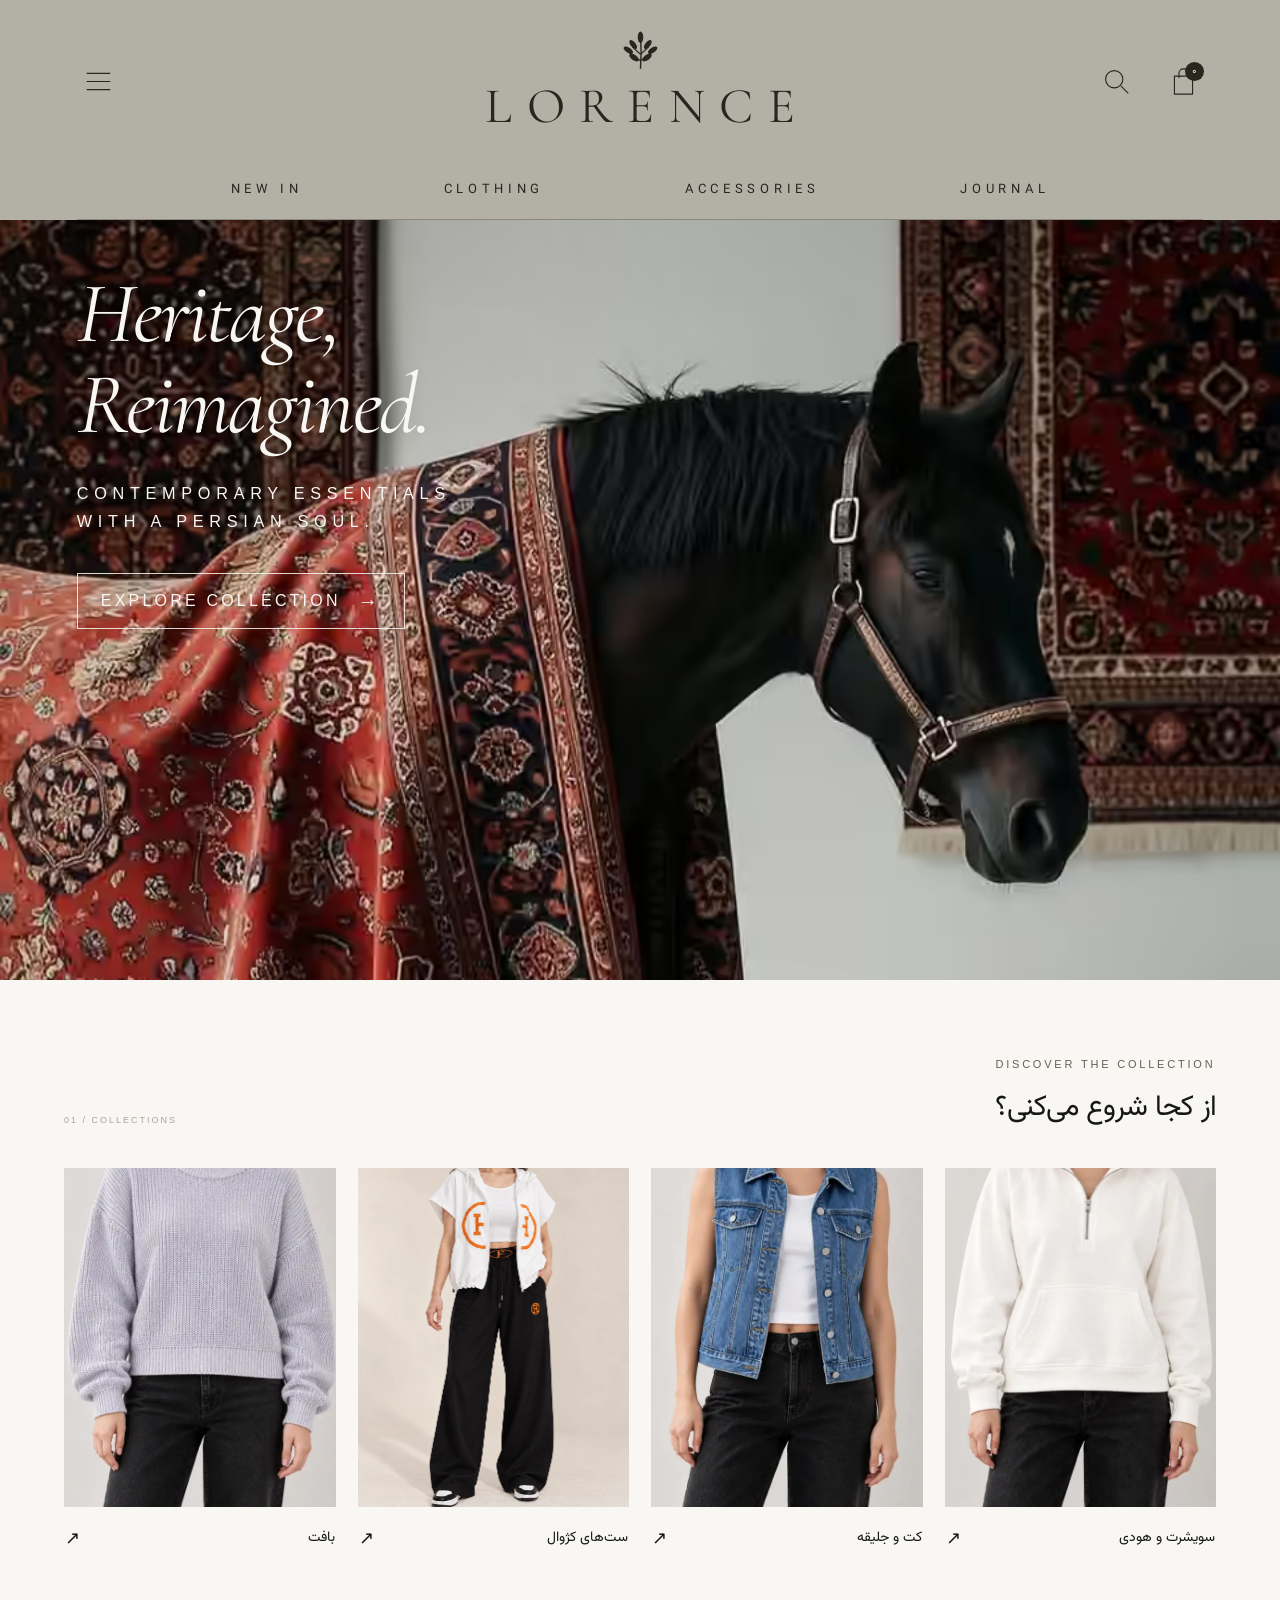
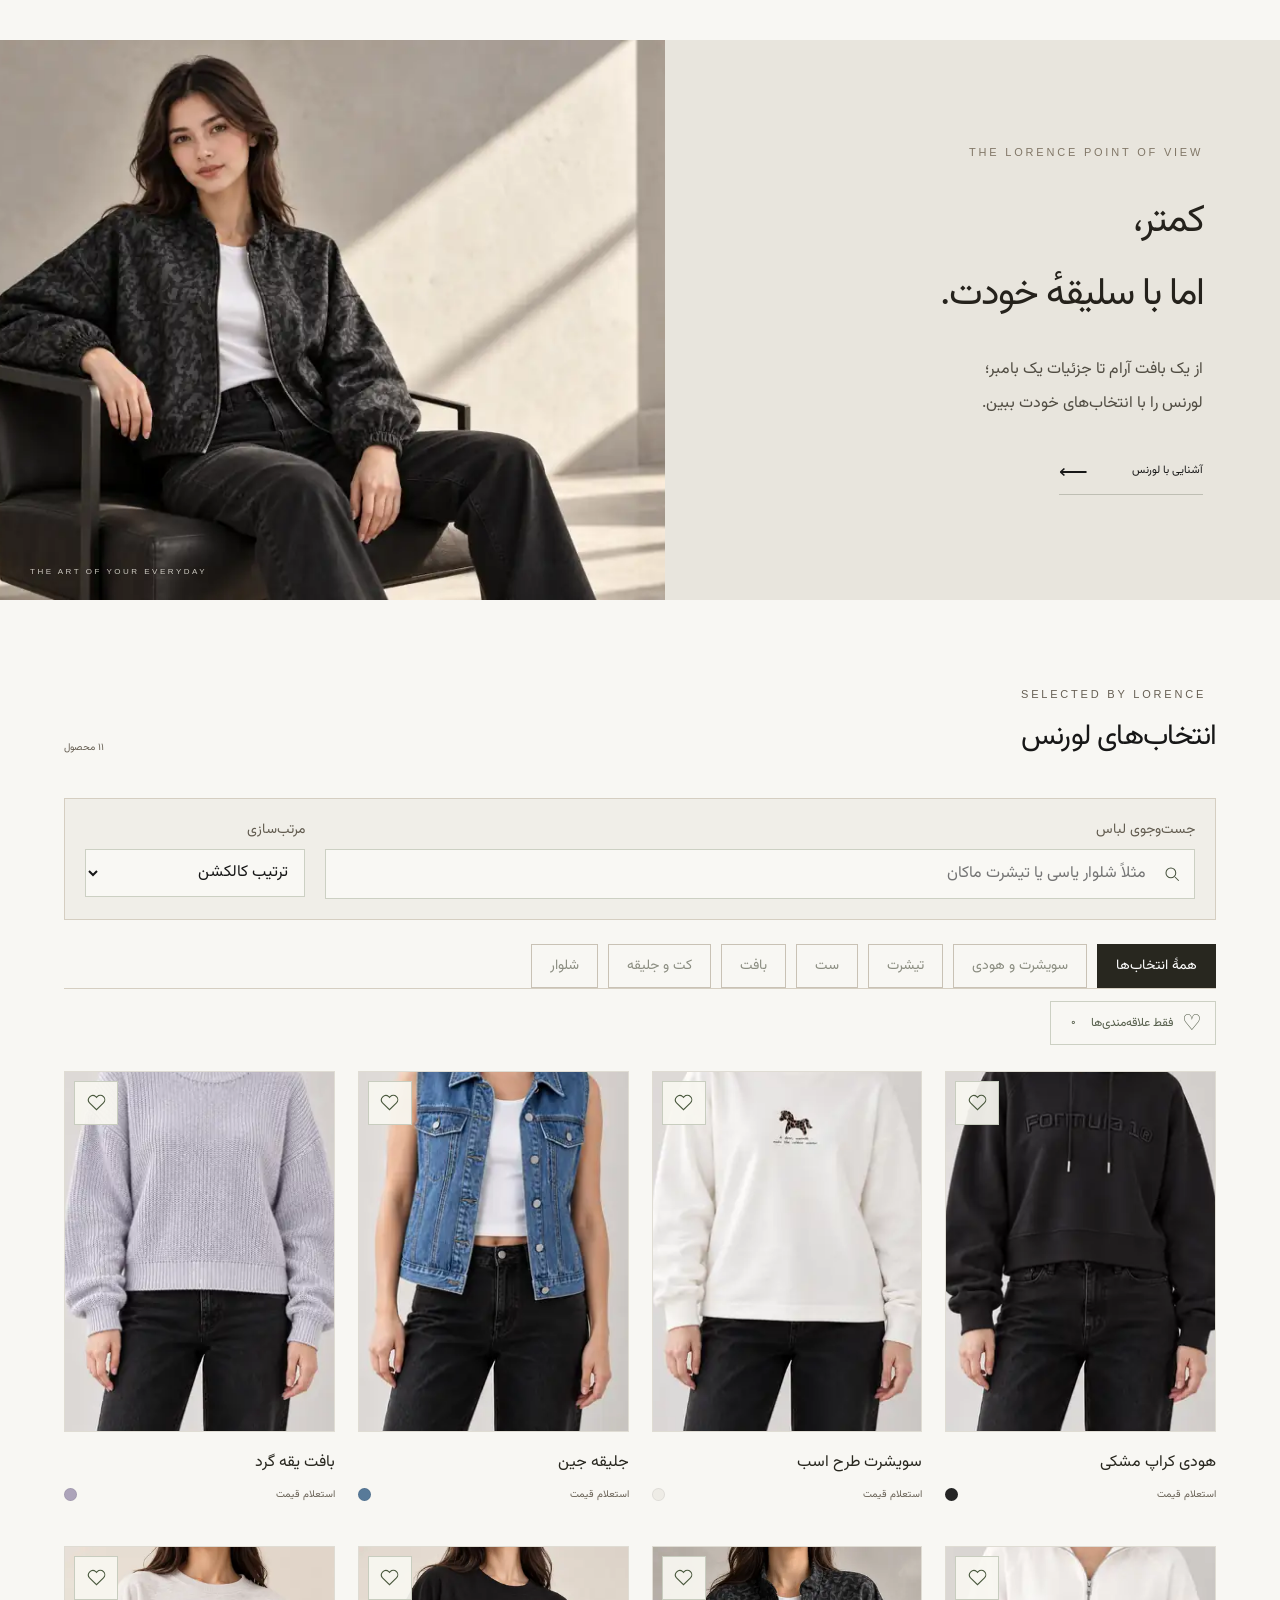
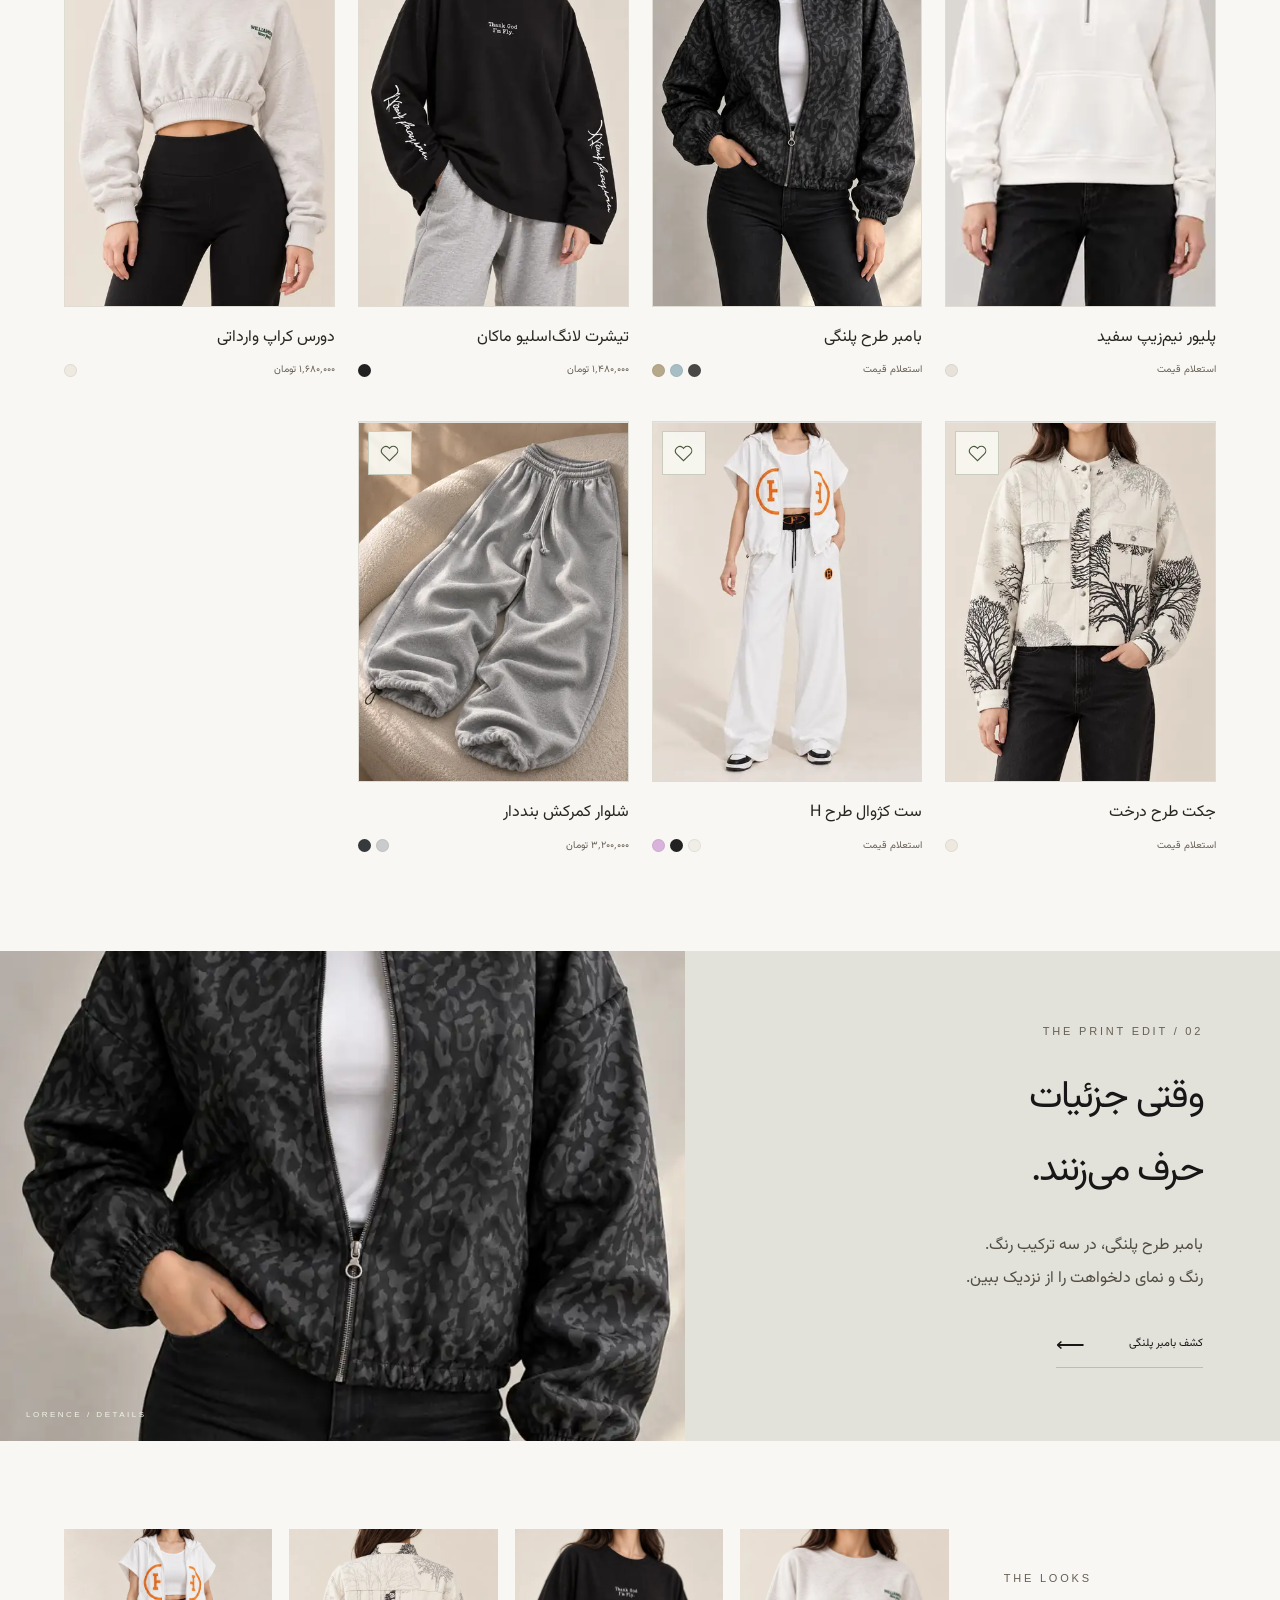
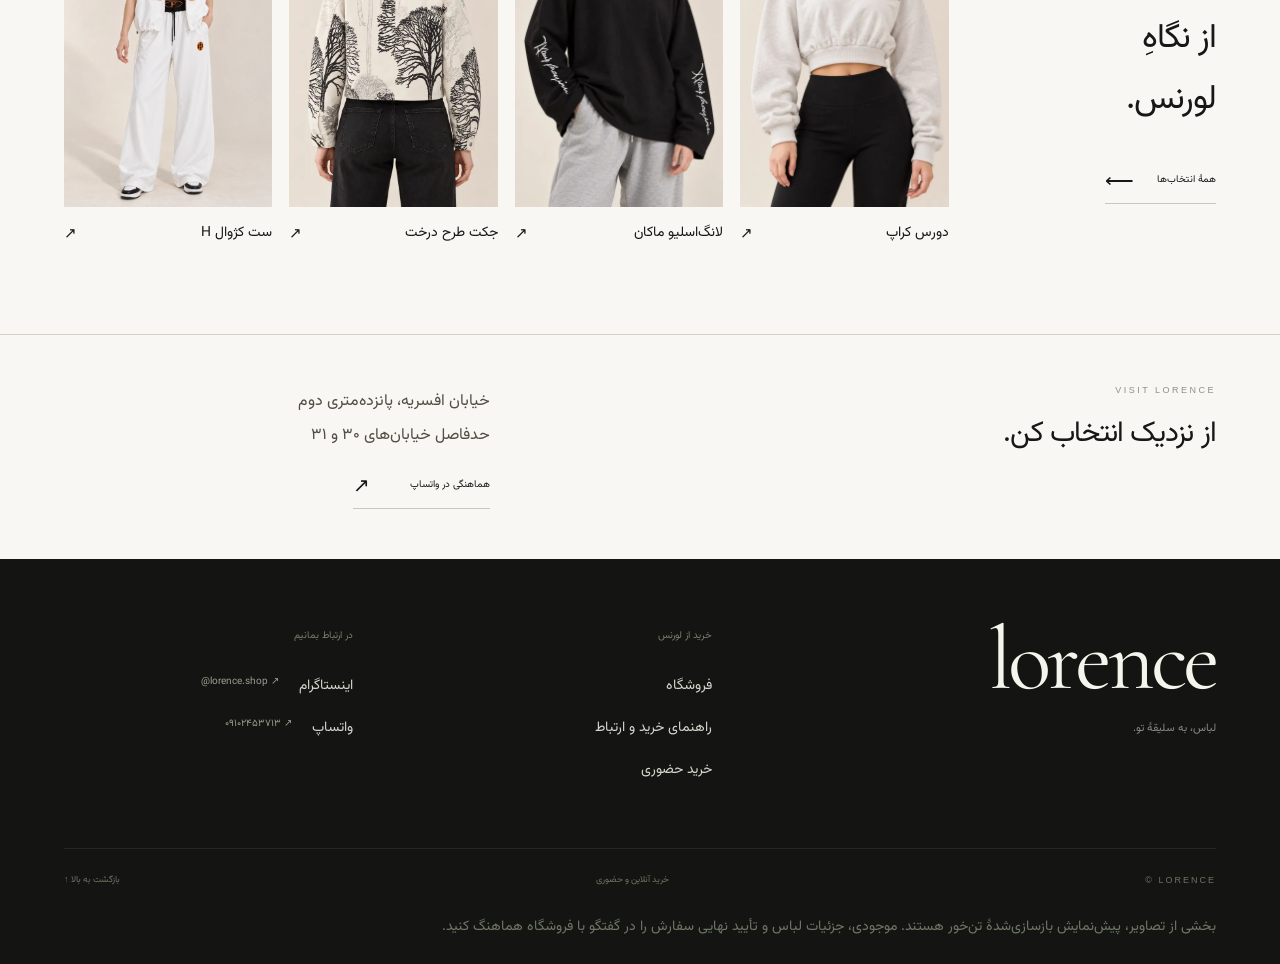
<file: public/index.html>
<!doctype html>
<html lang="fa" dir="rtl"><meta charset="utf-8"><meta name="viewport" content="width=device-width, initial-scale=1"><title>LORENCE — لورنس</title>
<style>
*{box-sizing:border-box}html{scroll-behavior:smooth}body{margin:0;background:#f8f6f2;color:#22201e;font:15px Tahoma,Arial,sans-serif}button,a,input{font:inherit}button,a{cursor:pointer}a{color:inherit;text-decoration:none}button{color:inherit}header{height:82px;background:#20201e;color:#fff;display:flex;align-items:center;justify-content:space-between;padding:0 5%;gap:30px}.logo{font:26px Arial;letter-spacing:9px;direction:ltr}nav{display:flex;gap:36px;font-size:13px}.tools{display:flex;gap:22px}.tools button{background:none;border:0;color:white;font-size:22px}.hero{height:620px;position:relative;overflow:hidden;background:#ddd5cb;direction:ltr}.hero .photo{position:absolute;right:0;top:0;width:60%;height:100%;overflow:hidden}.hero img{position:absolute;width:100%;height:210%;object-fit:cover;top:-70%}.hero .photo:after{content:'';position:absolute;inset:0;background:linear-gradient(90deg,#ddd5cb,transparent 35%)}.hero-copy{position:absolute;left:6%;top:22%;z-index:1}.eyebrow{font:11px Arial;letter-spacing:4px}.hero h1{font:clamp(55px,9vw,140px) Arial;letter-spacing:8px;margin:22px 0 38px;font-weight:400}.cta{background:#22201e;color:white;padding:16px 30px;border:1px solid #22201e;display:inline-flex;gap:45px;font-size:13px;direction:rtl}.hero-count{position:absolute;left:6%;bottom:35px;display:flex;align-items:center;gap:16px;font:12px Arial;letter-spacing:3px}.hero-count:after{content:'';height:1px;width:90px;background:#393731}.section{max-width:1320px;margin:auto;padding:65px 5%}.categories{display:flex;justify-content:center;gap:80px;padding-top:10px;padding-bottom:55px;border-bottom:1px solid #d9d3ca}.category{border:0;background:none;text-align:center}.round{width:106px;height:106px;border-radius:50%;overflow:hidden;position:relative;background:#e7e0d8;margin-bottom:17px}.round img{position:absolute;width:100%;height:200%;object-fit:cover;top:-66%}.section-head{display:flex;align-items:end;justify-content:space-between;margin:58px 0 28px}.section-head h2{font-size:27px;font-weight:400;margin:8px 0}.muted{color:#7d776e;font-size:12px}.filters{display:flex;gap:9px;margin:25px 0}.filters button{border:1px solid #d8d1c7;padding:9px 20px;background:none;font-size:12px}.filters button.active{background:#22201e;color:white;border-color:#22201e}.grid{display:grid;grid-template-columns:repeat(4,1fr);gap:32px 20px}.card{cursor:pointer}.frame{aspect-ratio:3/4;position:relative;overflow:hidden;background:#e4dfd7}.frame img{position:absolute;width:100%;height:153%;top:-48%;object-fit:cover;transition:transform .5s}.card:hover img{transform:scale(1.035)}.tag{position:absolute;top:12px;right:12px;background:#f8f6f2d9;padding:7px 10px;font-size:10px}.card h3{font-size:14px;font-weight:400;margin:18px 0 12px}.card-bottom{display:flex;justify-content:space-between;align-items:center}.swatches{display:flex;gap:5px}.dot{width:10px;height:10px;border-radius:100%;background:var(--c);border:1px solid #0002}.editorial{display:grid;grid-template-columns:1fr 1fr;background:#e9e3da;margin-top:70px;min-height:420px}.editorial .frame{aspect-ratio:auto;min-height:420px}.editorial img{height:180%;top:-65%}.editorial-copy{padding:65px 15%;display:flex;flex-direction:column;justify-content:center;align-items:start}.editorial h2{font-size:32px;font-weight:400;line-height:1.8;margin:18px 0 30px}footer{background:#22201e;color:white;padding:42px 5%;display:flex;justify-content:space-between;align-items:center;margin-top:20px}footer small{font-size:11px;color:#bcb6ad}.note{text-align:center;padding:20px;color:#827b71;font-size:11px;line-height:1.9}dialog{border:0;background:#f8f6f2;padding:0;width:min(960px,94vw);max-height:92vh;overflow:auto}dialog::backdrop{background:#0009;backdrop-filter:blur(4px)}.close{position:absolute;left:16px;top:12px;background:#faf8f3;border:0;width:35px;height:35px;font-size:22px;z-index:5}.detail{display:grid;grid-template-columns:1fr 1fr}.detail-info{padding:70px 35px}.detail h2{font-weight:400;font-size:26px}.mainpic{position:relative;aspect-ratio:3/4;overflow:hidden;background:#e2ddd5}.mainpic img{position:absolute;width:100%;height:153%;top:-48%;object-fit:cover}.mainpic.bomber img{height:100%;top:0}.thumbs{display:flex;gap:8px;padding:12px}.thumbs button{width:60px;height:70px;overflow:hidden;border:1px solid #ccc;padding:0;background:none}.thumbs img{width:100%;height:100%;object-fit:cover}.colors{display:flex;gap:12px;margin:25px 0}.colors button{width:30px;height:30px;border-radius:50%;border:4px solid #f8f6f2;outline:1px solid #aaa;background:var(--c)}.colors button.selected{outline:2px solid #222}.disabled{width:100%;padding:15px;background:#ded9d0;border:0;color:#666;margin:14px 0}.detail-info p{font-size:12px;line-height:2;color:#777}input{width:100%;padding:14px;background:#faf8f5;border:1px solid #cbc2b7}.gallery-controls{display:flex;justify-content:space-between;padding:0 12px 12px}.gallery-controls button{background:none;border:1px solid #ccc;padding:6px 18px}
@media(max-width:700px){header{height:66px;padding:0 6%}.logo{font-size:20px;letter-spacing:5px}nav{display:none}.tools{gap:15px}.hero{height:530px}.hero .photo{width:100%}.hero img{height:185%;top:-56%}.hero .photo:after{background:linear-gradient(0deg,#ddd5cbf0,transparent 60%)}.hero-copy{top:auto;bottom:70px;left:7%}.hero h1{font-size:54px;letter-spacing:5px;margin:10px 0 22px}.hero .eyebrow{display:none}.hero-count{bottom:25px;left:7%}.section{padding:35px 6%}.categories{gap:24px;padding-bottom:30px}.round{width:75px;height:75px}.category{font-size:11px}.section-head{margin-top:35px}.section-head h2{font-size:23px}.grid{grid-template-columns:repeat(2,1fr);gap:30px 13px}.filters{gap:6px;flex-wrap:wrap}.filters button{padding:8px 12px}.card h3{font-size:12px}.card-bottom{font-size:10px}.editorial{margin-top:40px;min-height:260px}.editorial .frame{min-height:260px}.editorial-copy{padding:25px 15%}.editorial h2{font-size:21px}.editorial .cta{padding:12px;gap:15px;font-size:11px}footer{gap:25px;flex-wrap:wrap}.detail{grid-template-columns:1fr}.detail-info{padding:20px 25px}.mainpic{max-height:460px;aspect-ratio:3/4}.note{padding:15px 7%}}
.frame.clean img,.mainpic.clean img{height:100%;top:0;object-fit:contain}.thumbs{overflow-x:auto}.thumbs button{flex-shrink:0}.preview-note{font-size:11px!important;color:#8c8378!important}.colors button:focus-visible{outline:2px solid #222;outline-offset:4px}
.visit{border-top:1px solid #d9d3ca;display:flex;align-items:center;justify-content:space-between;gap:28px;padding-top:38px;padding-bottom:38px}.visit h2{font-size:25px;font-weight:400;margin:10px 0 0}.visit address{font-style:normal;line-height:2.1;font-size:15px}.visit-label{font-size:11px;color:#827b71;letter-spacing:2px;direction:ltr;text-align:right}@media(max-width:700px){.visit{display:block}.visit address{margin-top:20px;font-size:14px}.visit h2{font-size:23px}}

.tools{align-items:center}.tools .bag-button{position:relative;display:flex;align-items:center;gap:5px;font-size:11px;padding:5px}.bag-button svg{width:23px;height:23px}.basket-count{min-width:17px;height:17px;border-radius:50%;background:#e5dace;color:#222;display:inline-flex;align-items:center;justify-content:center;font-size:10px}.tools .menu-button{display:none}.request-label{display:block;font-size:12px;margin:24px 0 10px}.size-request{font-size:13px;width:100%;margin-bottom:10px}.detail-info .request-help{font-size:11px;margin:0 0 18px;line-height:1.9}.add-request{width:100%;display:block;text-align:center;background:#22201e;color:#fff;border:1px solid #22201e;padding:16px;cursor:pointer}.add-request:hover{background:#423c35}.basket-dialog{width:min(640px,94vw);padding:48px 30px 30px}.basket-dialog h2,.mobile-menu h2{font-size:23px;font-weight:400;margin:0 0 12px}.basket-intro{font-size:12px;color:#797166;line-height:2;margin:0 0 22px}.basket-empty{padding:35px 0;text-align:center;font-size:14px;line-height:2}.basket-row{display:grid;grid-template-columns:74px 1fr;gap:15px;padding:20px 0;border-top:1px solid #ddd6cb}.basket-row img{width:74px;height:96px;object-fit:cover;background:#e2ddd5}.basket-row h3{font-size:14px;font-weight:400;margin:0 0 9px}.basket-row p{font-size:11px;color:#796f62;line-height:1.9;margin:3px 0}.basket-controls{display:flex;align-items:center;gap:10px;margin-top:12px}.basket-controls button{width:30px;height:30px;background:transparent;border:1px solid #cfc6b9}.basket-controls button:disabled{opacity:.4;cursor:default}.basket-controls .remove-item{width:auto;height:auto;border:0;color:#7c5146;padding:5px;margin-inline-start:auto;font-size:11px}.basket-summary{border-top:1px solid #cfc6b9;padding:20px 0;line-height:2;font-size:13px}.basket-summary p{margin:3px 0}.basket-summary small{font-size:11px;color:#7b7367}.basket-actions{display:grid;gap:10px}.basket-actions button,.basket-actions a{padding:14px;text-align:center;border:1px solid #22201e;background:transparent;font-size:13px}.basket-actions .primary{background:#22201e;color:#fff}.basket-status{font-size:12px;line-height:2;min-height:24px;color:#645849;margin:12px 0}.manual-copy{margin-top:10px}.manual-copy label{display:block;font-size:12px;margin-bottom:10px}.manual-copy textarea{width:100%;min-height:180px;border:1px solid #cec5b9;background:#fffdf9;padding:12px;font:12px Tahoma;line-height:2;color:#222;resize:vertical}.toast{position:fixed;inset-inline:20px;bottom:24px;margin:auto;width:max-content;max-width:calc(100% - 40px);background:#22201ef5;color:#fff;padding:14px 20px;font-size:12px;line-height:1.8;z-index:1000;box-shadow:0 4px 18px #0002;pointer-events:none}.mobile-menu{width:min(380px,92vw);padding:45px 26px 25px}.mobile-menu a{display:block;border-bottom:1px solid #ddd4c9;padding:16px 0;font-size:14px}.order-guide{border-top:1px solid #ded6ca;padding-top:24px;margin-top:22px}.order-guide summary{font-size:12px;cursor:pointer}.order-guide ol{font-size:12px;line-height:2.2;padding-inline-start:22px;color:#73695d}.continue-shopping{border:1px solid #222;background:none;padding:12px 24px;margin-top:15px}.basket-dialog [hidden]{display:none!important}@media(max-width:700px){.tools{gap:10px}.tools .menu-button{display:inline-block;font-size:22px;padding:5px}.tools .bag-button{font-size:10px}.bag-button svg{width:22px;height:22px}.basket-dialog{padding:48px 22px 24px}.basket-row{gap:12px;grid-template-columns:66px 1fr}.basket-row img{width:66px;height:90px}.toast{bottom:16px}.detail-info{padding-bottom:30px}header{gap:10px}}@media(prefers-reduced-motion:reduce){html{scroll-behavior:auto}*,*:before,*:after{transition:none!important}}
.view-basket{width:100%;padding:14px;border:1px solid #cfc6b9;background:transparent;font-size:12px;margin-top:10px}#productBasketStatus{min-height:20px;color:#625949}
.contact-pending{font-size:11px!important;color:#807565;line-height:2;text-align:right;margin:4px 0}.manual-product-link{font-size:11px;padding:10px;margin:10px 0;background:#fffdf9;border:1px solid #d2c7b9;direction:ltr;text-align:left;user-select:all;overflow-wrap:anywhere}
select.size-request{padding:14px;background:#faf8f5;color:#222;border:1px solid #cbc2b7}.add-request:disabled{background:#ded9d0;border-color:#ded9d0;color:#796f62;cursor:default}
[hidden]{display:none!important}
.guide-inline-link{display:inline-block;font-size:12px;margin-top:16px;border-bottom:1px solid #8f8374;line-height:2}footer{gap:20px;flex-wrap:wrap}@media(max-width:1000px){header nav{display:none}.tools .menu-button{display:inline-block}}
</style>
<link rel="stylesheet" href="request-flow.css">
<link rel="stylesheet" href="editorial.css">
<link rel="stylesheet" href="heritage.css?v=20261121">
<a class="skip-link" href="#shop">رفتن به محصولات</a>
<header class="site-header heritage-header" id="siteHeader">
  <button type="button" class="menu-button heritage-menu" id="menuOpen" aria-label="بازکردن منو"><svg viewBox="0 0 32 32" fill="none" stroke="currentColor" stroke-width="1.25" aria-hidden="true"><path d="M3 7h26M3 16h26M3 25h26"/></svg></button>
  <a class="logo heritage-brand" href="#" aria-label="لورنس، صفحهٔ اصلی"><svg class="heritage-emblem" viewBox="0 0 48 50" fill="currentColor" aria-hidden="true"><path d="M24 47c1-14 1-27 0-41" fill="none" stroke="currentColor" stroke-width="1.7"/><ellipse cx="24" cy="8" rx="3.4" ry="7"/><ellipse cx="15" cy="17" rx="3.2" ry="6.5" transform="rotate(-38 15 17)"/><ellipse cx="33" cy="17" rx="3.2" ry="6.5" transform="rotate(38 33 17)"/><ellipse cx="9" cy="24" rx="3.1" ry="6.7" transform="rotate(-56 9 24)"/><ellipse cx="39" cy="24" rx="3.1" ry="6.7" transform="rotate(56 39 24)"/><ellipse cx="16" cy="33" rx="3.3" ry="6.8" transform="rotate(-54 16 33)"/><ellipse cx="32" cy="33" rx="3.3" ry="6.8" transform="rotate(54 32 33)"/><path d="M24 29 14 20m10 9 10-9m-10 17L10 27m14 10 14-10" fill="none" stroke="currentColor" stroke-width="1.4"/></svg><span>LORENCE</span></a>
  <div class="tools">
    <button type="button" class="search-button" aria-label="جستجو" id="searchToggle" aria-controls="shopSearch"><svg viewBox="0 0 32 32" fill="none" stroke="currentColor" stroke-width="1.25" aria-hidden="true"><circle cx="13.5" cy="13.5" r="9.5"/><path d="m21 21 8 8"/></svg></button>
    <button type="button" class="bag-button" id="basketOpen" aria-label="سبد انتخاب‌ها، ۰ مورد"><svg viewBox="0 0 32 32" fill="none" stroke="currentColor" stroke-width="1.25" aria-hidden="true"><path d="M6 10h20v20H6Z"/><path d="M11 12V7a5 5 0 0 1 10 0v5"/></svg><span class="basket-count" id="basketCount">۰</span></button>
  </div>
  <nav class="heritage-navigation" aria-label="منوی اصلی" lang="en" dir="ltr"><a href="#shop" data-collection-view="new">NEW IN</a><a href="#discover" data-collection-view="clothing">CLOTHING</a><a href="#shop" data-collection-view="accessories">ACCESSORIES</a><a href="#lorenceJournal">JOURNAL</a></nav>
</header>
<main>
  <section class="hero heritage-hero" aria-labelledby="heroTitle">
    <div class="photo"><picture><source type="image/avif" srcset="assets/lorence-heritage-horse-960-q30.avif"><source type="image/webp" srcset="assets/lorence-heritage-horse-480.webp 480w, assets/lorence-heritage-horse-960.webp 960w" sizes="100vw"><img src="assets/lorence-heritage-horse-480.webp?v=20261119" width="1080" height="2395" alt="اسب مشکی با پارچهٔ طرح فرش ایرانی در گالری روشن؛ تصویر کمپین لورنس" fetchpriority="high" decoding="async"></picture></div>
    <div class="hero-copy" lang="en" dir="ltr"><h1 id="heroTitle">Heritage,<br>Reimagined.</h1><p>CONTEMPORARY ESSENTIALS<br>WITH A PERSIAN SOUL.</p><a class="hero-link" href="#shop" data-collection-view="new">EXPLORE COLLECTION <span aria-hidden="true">→</span></a></div>
  </section>

  <section class="section discovery" id="discover" aria-labelledby="discoverTitle">
    <div class="discovery-head" data-reveal><div><span class="eyebrow muted">DISCOVER THE COLLECTION</span><h2 id="discoverTitle">از کجا شروع می‌کنی؟</h2></div><span class="section-index" aria-hidden="true">01 / COLLECTIONS</span></div>
    <div class="categories" data-reveal>
      <button type="button" class="category" data-filter="سویشرت" aria-label="دیدن سویشرت و هودی"><span class="round"><img src="assets/quarter-zip-white.webp?v=20261119" alt="نیم‌زیپ سفید" loading="lazy"></span><span class="category-caption"><span>سویشرت و هودی</span><span aria-hidden="true">↗</span></span></button>
      <button type="button" class="category" data-filter="کت" aria-label="دیدن کت و جلیقه"><span class="round"><img src="assets/denim-vest-blue.webp?v=20261119" alt="جلیقه جین" loading="lazy"></span><span class="category-caption"><span>کت و جلیقه</span><span aria-hidden="true">↗</span></span></button>
      <button type="button" class="category" data-filter="ست" aria-label="دیدن ست‌ها"><span class="round full"><img src="assets/h-set-clean-black.webp?v=20261119" alt="ست کژوال طرح H با شلوار مشکی" loading="lazy"></span><span class="category-caption"><span>ست‌های کژوال</span><span aria-hidden="true">↗</span></span></button>
      <button type="button" class="category" data-filter="بافت" aria-label="دیدن بافت‌ها"><span class="round"><img src="assets/knit-pullover-lilac-gray.webp?v=20261119" alt="بافت یقه گرد یاسی" loading="lazy"></span><span class="category-caption"><span>بافت</span><span aria-hidden="true">↗</span></span></button>
    </div>
  </section>

  <section class="story-section" id="lorenceJournal" aria-labelledby="storyTitle" data-reveal>
    <figure class="story-photo"><img src="assets/lorence-campaign-story.webp?v=20261119" alt="قاب مجله‌ای از استایل لورنس" loading="lazy" decoding="async"><figcaption>THE ART OF YOUR EVERYDAY</figcaption></figure>
    <div class="story-copy"><span class="eyebrow muted">THE LORENCE POINT OF VIEW</span><h2 id="storyTitle">کمتر،<br>اما با سلیقهٔ خودت.</h2><p>از یک بافت آرام تا جزئیات یک بامبر؛<br>لورنس را با انتخاب‌های خودت ببین.</p><a class="text-link" href="guide.html">آشنایی با لورنس <span aria-hidden="true">⟵</span></a></div>
  </section>

  <section class="section product-section" id="shop" aria-labelledby="shopTitle">
    <div class="section-head" data-reveal><div><span class="eyebrow muted">SELECTED BY LORENCE</span><h2 id="shopTitle" tabindex="-1">انتخاب‌های لورنس</h2></div><span class="muted" id="count" role="status" aria-atomic="true">۱۱ محصول</span></div>
    <div class="shop-controls" id="shopSearch">
      <form id="shopSearchForm" role="search" aria-label="جست‌وجوی محصولات">
        <label class="shop-control-label" for="search">جست‌وجوی لباس</label>
        <div class="shop-search-field">
          <button type="submit" aria-label="دیدن نتیجه‌های جست‌وجو"><svg viewBox="0 0 24 24" fill="none" stroke="currentColor" stroke-width="1.4" aria-hidden="true"><circle cx="10.5" cy="10.5" r="6.5"/><path d="m16 16 5 5"/></svg></button>
          <input type="search" id="search" placeholder="مثلاً شلوار یاسی یا تیشرت ماکان" maxlength="120" autocomplete="off" enterkeyhint="search" aria-controls="grid">
          <button type="button" id="clearSearch" aria-label="پاک کردن جست‌وجو" hidden>×</button>
        </div>
      </form>
      <div class="shop-sort">
        <label class="shop-control-label" for="sortProducts">مرتب‌سازی</label>
        <select id="sortProducts" aria-controls="grid">
          <option value="featured">ترتیب کالکشن</option>
          <option value="price-asc">قیمت از کم به زیاد</option>
          <option value="price-desc">قیمت از زیاد به کم</option>
        </select>
      </div>
    </div>
    <div class="filters" role="group" aria-label="دسته‌بندی محصولات"><button type="button" class="active" data-filter="همه" aria-pressed="true">همهٔ انتخاب‌ها</button><button type="button" data-filter="سویشرت" aria-pressed="false">سویشرت و هودی</button><button type="button" data-filter="تیشرت" aria-pressed="false">تیشرت</button><button type="button" data-filter="ست" aria-pressed="false">ست</button><button type="button" data-filter="بافت" aria-pressed="false">بافت</button><button type="button" data-filter="کت" aria-pressed="false">کت و جلیقه</button><button type="button" data-filter="شلوار" aria-pressed="false">شلوار</button></div>
    <div class="favorites-view" id="favoritesView">
      <button type="button" id="favoritesOnly" class="favorites-filter" aria-pressed="false" aria-controls="grid"><span aria-hidden="true">♡</span> فقط علاقه‌مندی‌ها <span id="favoritesTotal">۰</span></button>
      <p id="favoritesContext" hidden>انتخاب‌های ذخیره‌شده در این مرورگر</p>
    </div>
    <p id="favoritesStatus" class="visually-hidden" role="status" aria-live="polite"></p>
    <p id="favoriteStorageNotice" class="favorites-notice" hidden>ذخیرهٔ این مرورگر در دسترس نیست. انتخاب‌ها فعلاً در همین صفحه نگه‌داری می‌شوند.</p>
    <div class="grid" id="grid"></div>
    <div class="shop-empty" id="shopEmpty" hidden>
      <p class="empty">محصولی با این جست‌وجو یا دسته پیدا نشد.</p>
      <button type="button" id="resetFilters">نمایش همهٔ محصولات</button>
    </div>
  </section>

  <section class="editorial" id="collection" aria-labelledby="printTitle" data-reveal><div class="editorial-copy"><span class="eyebrow muted">THE PRINT EDIT / 02</span><h2 id="printTitle">وقتی جزئیات<br>حرف می‌زنند.</h2><p>بامبر طرح پلنگی، در سه ترکیب رنگ.<br>رنگ و نمای دلخواهت را از نزدیک ببین.</p><button class="text-link" id="bomber">کشف بامبر پلنگی <span aria-hidden="true">⟵</span></button></div><div class="frame"><img src="assets/charcoal-on-body.webp?v=20261119" alt="بامبر طرح پلنگی ذغالی" loading="lazy"><span class="photo-index" aria-hidden="true">LORENCE / DETAILS</span></div></section>

  <section class="section collection-strip" aria-labelledby="looksTitle" data-reveal>
    <div class="strip-title"><span class="eyebrow muted">THE LOOKS</span><h2 id="looksTitle">از نگاهِ<br>لورنس.</h2><a class="text-link" href="#shop">همهٔ انتخاب‌ها <span aria-hidden="true">⟵</span></a></div>
    <div class="looks">
      <a class="look" data-editorial-product="crop-imported" href="?product=crop-imported&amp;color=%D8%B1%D9%88%D8%B4%D9%86"><figure><img src="assets/crop-clean-front.webp?v=20261119" alt="دورس کراپ وارداتی روشن" loading="lazy"></figure><span>دورس کراپ <span aria-hidden="true">↗</span></span></a>
      <a class="look" data-editorial-product="makan-longsleeve" href="?product=makan-longsleeve&amp;color=%D9%85%D8%B4%DA%A9%DB%8C"><figure><img src="assets/makan-clean-front.webp?v=20261119" alt="تیشرت لانگ‌اسلیو ماکان مشکی" loading="lazy"></figure><span>لانگ‌اسلیو ماکان <span aria-hidden="true">↗</span></span></a>
      <a class="look" data-editorial-product="tree-jacket" href="?product=tree-jacket&amp;color=%D8%B1%D9%88%D8%B4%D9%86"><figure><img src="assets/tree-clean-back.webp?v=20261119" alt="نمای پشت جکت طرح درخت" loading="lazy"></figure><span>جکت طرح درخت <span aria-hidden="true">↗</span></span></a>
      <a class="look" data-editorial-product="h-set" href="?product=h-set&amp;color=%D8%B4%D9%84%D9%88%D8%A7%D8%B1%20%D8%B3%D9%81%DB%8C%D8%AF"><figure><img src="assets/h-set-clean-white.webp?v=20261119" alt="ست کژوال طرح H با شلوار سفید" loading="lazy"></figure><span>ست کژوال H <span aria-hidden="true">↗</span></span></a>
    </div>
  </section>

  <section class="section visit" id="visit" aria-labelledby="visitTitle"><div><div class="visit-label">VISIT LORENCE</div><h2 id="visitTitle">از نزدیک انتخاب کن.</h2></div><div class="visit-info"><address>خیابان افسریه، پانزده‌متری دوم<br>حدفاصل خیابان‌های ۳۰ و ۳۱</address><a class="text-link" href="https://wa.me/989102453713" target="_blank" rel="noopener">هماهنگی در واتساپ <span aria-hidden="true">↗</span></a></div></section>
</main>
<footer class="site-footer">
  <div class="footer-brand"><a class="logo" href="#">LORENCE</a><p>لباس، به سلیقهٔ تو.</p></div>
  <div class="footer-column"><span class="footer-label">خرید از لورنس</span><a href="#shop">فروشگاه</a><a href="guide.html">راهنمای خرید و ارتباط</a><a href="#visit">خرید حضوری</a></div>
  <div class="footer-column"><span class="footer-label">در ارتباط بمانیم</span><a href="https://www.instagram.com/lorence.shop/" target="_blank" rel="noopener">اینستاگرام <span dir="ltr">@lorence.shop ↗</span></a><a href="https://wa.me/989102453713" target="_blank" rel="noopener">واتساپ <span dir="ltr">۰۹۱۰۲۴۵۳۷۱۳ ↗</span></a></div>
  <div class="footer-bottom"><span dir="ltr">© LORENCE</span><span>خرید آنلاین و حضوری</span><a href="#">بازگشت به بالا ↑</a></div>
</footer>
<div class="note">بخشی از تصاویر، پیش‌نمایش بازسازی‌شدهٔ تن‌خور هستند. موجودی، جزئیات لباس و تأیید نهایی سفارش را در گفتگو با فروشگاه هماهنگ کنید.</div>
<dialog id="product" aria-labelledby="productTitle"><div class="dialog-toolbar"><button class="close" aria-label="بستن">×</button></div><div class="detail"><div><div class="mainpic"><img id="detailImage" alt=""></div><div class="thumbs"></div><div class="gallery-controls"><button id="previous" aria-label="تصویر قبلی">→</button><span id="position" class="muted"></span><button id="next" aria-label="تصویر بعدی">←</button></div></div><div class="detail-info"><span class="eyebrow muted">LORENCE / COLLECTION</span><h2 id="productTitle"></h2><p id="productPrice">استعلام قیمت</p><p id="productDescription"></p><div class="colors"></div><p id="colorLabel"></p><label class="request-label" for="requestedSize">سایز موردنظر (اختیاری)</label><input class="size-request" id="requestedSize" aria-describedby="productSizeHelp" maxlength="40" placeholder="مثلاً اندازهٔ دلخواه یا راهنمایی برای سایز"><select class="size-request" id="requestedSizeOptions" hidden aria-label="سایز موردنظر" aria-describedby="productSizeHelp"></select><p id="productSizeHelp" class="size-help"></p><p id="productStock" class="request-help stock-state" role="status" aria-live="polite"></p><p class="request-help">سایز، قیمت نهایی و موجودی هنگام گفتگو با فروشگاه تأیید می‌شوند.</p><button class="add-request" id="addRequest">افزودن به سبد انتخاب‌ها</button><button class="view-basket" id="viewBasket">مشاهدهٔ سبد انتخاب‌ها</button><button type="button" class="view-basket product-favorite" id="productFavoriteToggle" aria-pressed="false">ذخیره در علاقه‌مندی‌ها</button><button class="view-basket" id="copyProductLink">کپی لینک این محصول</button><p id="productBasketStatus" role="status" aria-live="polite"></p><p class="preview-note" id="productPreviewNote"></p><details><summary>راهنمای اندازه</summary><p>برای انتخاب سایز، متن درخواست را برای فروشگاه بفرستید و اندازه‌های دقیق لباس را بپرسید.</p></details></div></div></dialog>

<dialog id="basketDialog" class="basket-dialog" aria-labelledby="basketTitle"><div class="dialog-toolbar"><button class="close" id="basketClose" aria-label="بستن سبد">×</button></div><div class="basket-content"><p id="basketFeedback" class="basket-feedback" role="status" aria-live="polite"></p><h2 id="basketTitle">سبد انتخاب‌های شما</h2><p class="basket-intro">متن درخواست را آماده کنید و برای فروشگاه بفرستید. انتخاب کالا به معنی تأیید موجودی یا ثبت سفارش نیست.</p><div id="basketItems"></div><div id="basketSummary" class="basket-summary" hidden></div><div id="basketActions" class="basket-actions" hidden><button class="primary" id="completeRequest">تکمیل درخواست خرید</button><button id="copyRequest">کپی سریع انتخاب‌ها</button><button id="continueShopping">ادامهٔ خرید</button></div><p id="basketStatus" class="basket-status" role="status" aria-live="polite"></p><div class="manual-copy" id="manualCopy" hidden><label for="requestText">متن زیر را انتخاب و کپی کنید:</label><textarea id="requestText" readonly></textarea></div><details class="order-guide" id="requestGuide"><summary>چطور درخواست بدهم؟</summary><ol><li>لباس، رنگ و تعداد موردنظر را انتخاب کنید.</li><li>برای افزودن مشخصات و روش تحویل، «تکمیل درخواست خرید» را بزنید؛ سپس متن آماده را کپی کنید.</li><li>قیمت نهایی، سایز، موجودی و روش تحویل را با فروشگاه نهایی کنید.</li></ol><a class="guide-inline-link" href="guide.html">راهنمای کامل خرید و ارتباط ↗</a></details></div></dialog>
<dialog id="requestDialog" class="request-flow" aria-labelledby="requestTitle">
<div class="dialog-toolbar"><button type="button" class="close" id="requestClose" aria-label="بازگشت به سبد">×</button></div>
<div class="request-content">
<div class="flow-step">۱ · انتخاب لباس &nbsp; / &nbsp; ۲ · تکمیل درخواست</div>
<h2 id="requestTitle">تکمیل درخواست خرید</h2>
<p class="flow-intro">این اطلاعات به متن درخواست اضافه می‌شود. موجودی، مبلغ نهایی و روش تحویل را فروشگاه تأیید می‌کند.</p>
<p id="requestSelectionSummary" class="flow-context"></p>
<p id="requestEmpty" class="flow-empty" hidden>سبد شما خالی شده است. برای انتخاب لباس به سبد برگردید.</p>
<form id="requestForm" novalidate>
<div class="flow-fields">
<div class="flow-field"><label for="requestName">نام شما (اختیاری)</label><input id="requestName" name="customer-name" autocomplete="name" maxlength="80"></div>
<div class="flow-field"><label for="requestPhone">شماره تماس (اختیاری)</label><input id="requestPhone" name="customer-phone" type="tel" autocomplete="tel" maxlength="40" placeholder="09… یا +98…" aria-describedby="requestPhoneHelp requestPhoneError"><p id="requestPhoneHelp" class="flow-help">شمارهٔ همراه ایران یا شمارهٔ بین‌المللی با +</p><p id="requestPhoneError" class="flow-error" aria-live="polite"></p></div>
</div>
<div class="flow-field"><label for="requestFulfillment">روش تحویل موردنظر</label><select id="requestFulfillment" name="fulfillment"><option value="ask">هماهنگی با فروشگاه</option><option value="pickup">خرید حضوری</option><option value="delivery">درخواست ارسال</option></select></div>
<div id="requestPickup" class="flow-pickup" hidden><strong>آدرس فروشگاه برای خرید حضوری</strong><address>خیابان افسریه، پانزده‌متری دوم، حدفاصل خیابان‌های ۳۰ و ۳۱</address><div class="flow-help">پیش از مراجعه، موجودی لباس را با فروشگاه هماهنگ کنید.</div></div>
<div id="requestCityField" class="flow-field" hidden><label for="requestCity">شهر مقصد</label><input id="requestCity" name="destination-city" autocomplete="address-level2" maxlength="80" aria-describedby="requestCityHelp requestCityError"><p id="requestCityHelp" class="flow-help">فعلاً نام شهر کافی است. امکان ارسال و هزینهٔ آن با فروشگاه هماهنگ می‌شود.</p><p id="requestCityError" class="flow-error" aria-live="polite"></p></div>
<div class="flow-field"><label for="requestNote">توضیح برای فروشگاه (اختیاری)</label><textarea id="requestNote" name="customer-note" maxlength="500" placeholder="مثلاً برای انتخاب سایز راهنمایی می‌خواهم."></textarea></div>
<button class="flow-button primary" id="prepareRequest" type="submit">آماده‌کردن متن درخواست</button>
</form>
<section id="requestPreviewPanel" class="flow-preview" aria-labelledby="requestPreviewTitle" hidden>
<h3 id="requestPreviewTitle">متن آماده برای فروشگاه</h3><pre id="completeRequestPreview"></pre>
<div class="flow-buttons"><button type="button" class="flow-button primary" id="copyCompleteRequest">کپی متن کامل درخواست</button><a class="flow-button" id="orderContact" target="_blank" rel="noopener" hidden>ثبت سفارش آنلاین</a><p id="contactPending" class="contact-pending">راه ارتباطی واتساپ فروشگاه به‌زودی تکمیل می‌شود. فعلاً متن درخواست را کپی کنید.</p></div>
<div id="requestManualCopy" class="flow-field flow-manual" hidden><label for="completeRequestManual">متن زیر را انتخاب و کپی کنید:</label><textarea id="completeRequestManual" readonly></textarea></div>
</section>
<p id="requestFlowStatus" class="flow-status" role="status" aria-live="polite"></p>
<button type="button" id="requestBack" class="flow-button flow-back">بازگشت و ویرایش انتخاب‌ها</button>
<p class="flow-privacy">اطلاعات این فرم فقط به متن درخواست اضافه می‌شود؛ سایت آن را ذخیره نمی‌کند. متن را خودتان برای فروشگاه ارسال می‌کنید و این مرحله ثبت یا تأیید سفارش نیست.</p>
</div>
</dialog>
<dialog class="mobile-menu" id="mobileMenu" aria-labelledby="menuTitle"><button class="close" id="menuClose" aria-label="بستن منو">×</button><h2 id="menuTitle">لورنس</h2><a href="#">خانه</a><a href="#shop" data-collection-view="new">تازه‌های لورنس</a><a href="#discover">دسته‌بندی لباس‌ها</a><a href="#lorenceJournal">نگاه لورنس</a><button type="button" class="menu-action" id="favoritesOpen" aria-label="دیدن علاقه‌مندی‌ها" aria-controls="grid">علاقه‌مندی‌ها <span id="favoritesCount" class="favorites-count" aria-hidden="true" hidden></span></button><a href="#visit">خرید حضوری</a><a href="guide.html">راهنمای خرید</a><button type="button" class="menu-action" id="guide">راهنمای درخواست خرید</button><a href="https://www.instagram.com/lorence.shop/" target="_blank" rel="noopener">اینستاگرام لورنس ↗</a></dialog><div id="basketToast" class="toast" role="status" aria-live="polite" hidden></div>
<script data-bundled-source="request-details.js">
'use strict';

function normalizeRequestDetails(raw) {
  const input = raw !== null && typeof raw === 'object' && !Array.isArray(raw) ? raw : {};
  const text = (value, limit) => typeof value === 'string' ? value.trim().slice(0, limit) : '';
  const phone = typeof input.phone === 'string'
    ? input.phone.trim()
      .replace(/[۰-۹]/g, digit => String(digit.charCodeAt(0) - 1776))
      .replace(/[٠-٩]/g, digit => String(digit.charCodeAt(0) - 1632))
      .replace(/[\s().-]/g, '')
      .slice(0, 40)
    : '';
  return {
    name: text(input.name, 80),
    phone,
    fulfillment: ['ask', 'pickup', 'delivery'].includes(input.fulfillment) ? input.fulfillment : 'ask',
    city: text(input.city, 80),
    note: text(input.note, 500)
  };
}

function validateRequestDetails(raw) {
  const details = normalizeRequestDetails(raw);
  const errors = {};
  if (details.phone && !/^(?:09\d{9}|\+[1-9]\d{7,14})$/.test(details.phone)) {
    errors.phone = 'شماره تماس را به‌صورت ۰۹… یا شمارهٔ بین‌المللی با + وارد کنید.';
  }
  if (details.fulfillment === 'delivery' && !details.city) {
    errors.city = 'برای درخواست ارسال، نام شهر را وارد کنید.';
  }
  return { details, errors };
}

function formatRequestDetails(raw) {
  const details = normalizeRequestDetails(raw);
  const lines = [];
  if (details.name) lines.push('نام: ' + details.name);
  if (details.phone) lines.push('شماره تماس: ' + details.phone);
  const method = {
    ask: 'برای روش تحویل راهنمایی می‌خواهم',
    pickup: 'خرید حضوری از فروشگاه',
    delivery: 'درخواست ارسال'
  };
  lines.push('روش دریافت: ' + method[details.fulfillment]);
  if (details.fulfillment === 'delivery' && details.city) lines.push('شهر: ' + details.city);
  if (details.note) lines.push('توضیحات درخواست: ' + details.note);
  return lines.join('\n');
}

</script>
<script data-bundled-source="catalog.js">
const lorenceCatalog = {
  "version": 1,
  "products": [
    {
      "id": "hoodie-black",
      "name": "هودی کراپ مشکی",
      "category": "سویشرت",
      "description": "",
      "priceToman": null,
      "visible": true,
      "frame": "crop",
      "variants": [
        {
          "label": "طبق تصویر",
          "hex": "#252525",
          "images": [
            "cropped-hoodie-black.webp"
          ],
          "sizes": [],
          "stock": null
        }
      ]
    },
    {
      "id": "horse-crewneck",
      "name": "سویشرت طرح اسب",
      "category": "سویشرت",
      "description": "",
      "priceToman": null,
      "visible": true,
      "frame": "crop",
      "variants": [
        {
          "label": "طبق تصویر",
          "hex": "#eeece6",
          "images": [
            "horse-crewneck-white.webp"
          ],
          "sizes": [],
          "stock": null
        }
      ]
    },
    {
      "id": "denim-vest",
      "name": "جلیقه جین",
      "category": "کت",
      "description": "",
      "priceToman": null,
      "visible": true,
      "frame": "crop",
      "variants": [
        {
          "label": "طبق تصویر",
          "hex": "#587a99",
          "images": [
            "denim-vest-blue.webp"
          ],
          "sizes": [],
          "stock": null
        }
      ]
    },
    {
      "id": "knit-lilac",
      "name": "بافت یقه گرد",
      "category": "بافت",
      "description": "",
      "priceToman": null,
      "visible": true,
      "frame": "crop",
      "variants": [
        {
          "label": "طبق تصویر",
          "hex": "#ada4ba",
          "images": [
            "knit-pullover-lilac-gray.webp"
          ],
          "sizes": [],
          "stock": null
        }
      ]
    },
    {
      "id": "quarter-zip",
      "name": "پلیور نیم‌زیپ سفید",
      "category": "سویشرت",
      "description": "",
      "priceToman": null,
      "visible": true,
      "frame": "crop",
      "variants": [
        {
          "label": "طبق تصویر",
          "hex": "#e7e3db",
          "images": [
            "quarter-zip-white.webp"
          ],
          "sizes": [],
          "stock": null
        }
      ]
    },
    {
      "id": "bomber-leopard",
      "name": "بامبر طرح پلنگی",
      "category": "کت",
      "description": "",
      "priceToman": null,
      "visible": true,
      "frame": "full",
      "variants": [
        {
          "label": "ذغالی",
          "hex": "#494847",
          "images": [
            "charcoal-on-body.webp",
            "charcoal-mirror.webp",
            "charcoal-detail.webp"
          ],
          "sizes": [],
          "stock": null
        },
        {
          "label": "آبی یخی",
          "hex": "#a8bec5",
          "images": [
            "ice-blue-on-body.webp"
          ],
          "sizes": [],
          "stock": null
        },
        {
          "label": "خاکی",
          "hex": "#b6a88b",
          "images": [
            "khaki-on-body.webp"
          ],
          "sizes": [],
          "stock": null
        }
      ]
    },
    {
      "id": "makan-longsleeve",
      "name": "تیشرت لانگ‌اسلیو ماکان",
      "category": "تیشرت",
      "description": "لانگ‌اسلیو پنبه دورو با چاپ سینه و آستین. رنگ‌های اعلام‌شده: مشکی و سفید؛ تصویر سفید هنوز آماده نشده است.",
      "priceToman": 1480000,
      "visible": true,
      "frame": "full",
      "variants": [
        {
          "label": "مشکی",
          "hex": "#222",
          "images": [
            "makan-clean-front.webp",
            "makan-clean-detail.webp"
          ],
          "sizes": [],
          "stock": null
        }
      ]
    },
    {
      "id": "crop-imported",
      "name": "دورس کراپ وارداتی",
      "category": "سویشرت",
      "description": "دورس کراپ وارداتی، پنبه خالص و پشت کرکی؛ تک‌رنگ روشن.",
      "priceToman": 1680000,
      "visible": true,
      "frame": "full",
      "variants": [
        {
          "label": "روشن",
          "hex": "#eee9e1",
          "images": [
            "crop-clean-front.webp",
            "crop-clean-detail.webp"
          ],
          "sizes": [],
          "stock": null
        }
      ]
    },
    {
      "id": "tree-jacket",
      "name": "جکت طرح درخت",
      "category": "کت",
      "description": "جکت روشن با نقش درخت؛ نمای جلو و پشت. قیمت، جنس و سایزبندی هنوز تکمیل نشده‌اند.",
      "priceToman": null,
      "visible": true,
      "frame": "full",
      "variants": [
        {
          "label": "روشن",
          "hex": "#eee9df",
          "images": [
            "tree-clean-front.webp",
            "tree-clean-back.webp"
          ],
          "sizes": [],
          "stock": null
        }
      ]
    },
    {
      "id": "h-set",
      "name": "ست کژوال طرح H",
      "category": "ست",
      "description": "بالاپوش سفید کلاه‌دار و زیپ‌دار با طرح نارنجی؛ شلوار در تصاویر سفید، مشکی و یاسی است. نام محصول موقت است؛ اقلام دقیق ست، قیمت و سایزبندی هنوز تأیید نشده‌اند.",
      "priceToman": null,
      "visible": true,
      "frame": "full",
      "variants": [
        {
          "label": "شلوار سفید",
          "hex": "#f1eee8",
          "images": [
            "h-set-clean-white.webp"
          ],
          "sizes": [],
          "stock": null
        },
        {
          "label": "شلوار مشکی",
          "hex": "#222",
          "images": [
            "h-set-clean-black.webp"
          ],
          "sizes": [],
          "stock": null
        },
        {
          "label": "شلوار یاسی",
          "hex": "#d9b3dc",
          "images": [
            "h-set-clean-lilac.webp"
          ],
          "sizes": [],
          "stock": null
        }
      ]
    },
    {
      "id": "drawstring-trousers",
      "name": "شلوار کمرکش بنددار",
      "category": "شلوار",
      "description": "کمر کشی با بند تنظیم و دمپای کشی؛ در دو رنگ روشن و تیره. نام دقیق رنگ، سایز و موجودی هنگام گفتگو با فروشگاه تأیید می‌شود.",
      "priceToman": 3200000,
      "visible": true,
      "frame": "full",
      "variants": [
        {
          "label": "روشن",
          "hex": "#c9cbcd",
          "images": [
            "drawstring-trousers-light-editorial-v2.webp"
          ],
          "sizes": [],
          "stock": null
        },
        {
          "label": "تیره",
          "hex": "#363a3d",
          "images": [
            "drawstring-trousers-dark-editorial-v2.webp"
          ],
          "sizes": [],
          "stock": null
        }
      ]
    }
  ]
};

</script><script data-bundled-source="catalog-schema.js">
'use strict';

function validateCatalog(input) {
  const categories = ['سویشرت', 'تیشرت', 'ست', 'بافت', 'کت', 'شلوار'];
  const fail = message => { throw new Error(message); };
  const object = value => value !== null && typeof value === 'object' && !Array.isArray(value);
  const text = (value, label, max, allowEmpty = false) => {
    if (typeof value !== 'string') fail(label + ' باید متن باشد.');
    const clean = value.trim();
    if ((!allowEmpty && !clean) || clean.length > max) fail(label + ' معتبر نیست؛ حداکثر ' + max + ' نویسه مجاز است.');
    return clean;
  };
  if (!object(input) || input.version !== 1 || !Array.isArray(input.products)) fail('ساختار فایل کاتالوگ معتبر نیست.');
  if (input.products.length < 1 || input.products.length > 200) fail('کاتالوگ باید بین ۱ تا ۲۰۰ محصول داشته باشد.');
  const ids = new Set();
  const products = input.products.map((product, productIndex) => {
    const label = 'محصول ' + (productIndex + 1);
    if (!object(product)) fail(label + ' معتبر نیست.');
    const id = text(product.id, 'شناسهٔ ' + label, 64);
    if (!/^[a-z0-9]+(?:-[a-z0-9]+)*$/.test(id) || ids.has(id)) fail('شناسهٔ محصول تکراری یا نامعتبر است: ' + id);
    ids.add(id);
    const name = text(product.name, 'نام ' + label, 100);
    if (!categories.includes(product.category)) fail('دسته‌بندی ' + name + ' معتبر نیست.');
    const description = text(product.description, 'توضیحات ' + name, 1200, true);
    const priceToman = product.priceToman;
    if (priceToman !== null && (!Number.isSafeInteger(priceToman) || priceToman <= 0 || priceToman > 10000000000)) fail('قیمت ' + name + ' باید یک عدد صحیح مثبت به تومان باشد؛ برای قیمت نامشخص، کادر را خالی بگذارید.');
    if (typeof product.visible !== 'boolean') fail('وضعیت نمایش ' + name + ' معتبر نیست.');
    if (!['crop', 'full'].includes(product.frame)) fail('نوع نمایش تصویر ' + name + ' معتبر نیست.');
    if (!Array.isArray(product.variants) || product.variants.length < 1 || product.variants.length > 12) fail(name + ' باید بین ۱ تا ۱۲ رنگ داشته باشد.');
    const labels = new Set();
    const variants = product.variants.map((variant, variantIndex) => {
      if (!object(variant)) fail('رنگ ' + (variantIndex + 1) + ' از ' + name + ' معتبر نیست.');
      const variantLabel = text(variant.label, 'نام رنگ', 60);
      if (labels.has(variantLabel)) fail('نام رنگ در ' + name + ' تکراری است.');
      labels.add(variantLabel);
      const hex = text(variant.hex, 'کد رنگ', 7).toLowerCase();
      if (!/^#(?:[a-f0-9]{3}|[a-f0-9]{6})$/.test(hex)) fail('کد رنگ ' + variantLabel + ' معتبر نیست.');
      if (!Array.isArray(variant.images) || variant.images.length < 1 || variant.images.length > 20) fail('هر رنگ باید بین ۱ تا ۲۰ تصویر داشته باشد.');
      const images = variant.images.map(filename => {
        const image = text(filename, 'نام فایل تصویر', 180);
        if (!/^[a-z0-9][a-z0-9._-]*\.(?:png|webp|jpe?g)$/i.test(image)) fail('نام فایل تصویر معتبر نیست؛ فقط نام فایل داخل پوشهٔ assets مجاز است.');
        return image;
      });
      if (!Array.isArray(variant.sizes) || variant.sizes.length > 20) fail('حداکثر ۲۰ سایز برای هر رنگ مجاز است.');
      const sizes = variant.sizes.map(size => text(size, 'سایز', 30));
      const stock = variant.stock;
      if (stock !== null && (!Number.isSafeInteger(stock) || stock < 0 || stock > 9999)) fail('موجودی ' + variantLabel + ' باید عدد صحیح بین ۰ و ۹۹۹۹ باشد؛ موجودی نامشخص را خالی بگذارید.');
      return { label: variantLabel, hex, images: [...new Set(images)], sizes: [...new Set(sizes)], stock };
    });
    return { id, name, category: product.category, description, priceToman, visible: product.visible, frame: product.frame, variants };
  });
  return { version: 1, products };
}

</script>
<script>
let catalogLoadError=false;
const catalogState=(()=>{try{if(typeof lorenceCatalog==='undefined'||typeof validateCatalog!=='function')throw new Error('Catalog resources unavailable');return validateCatalog(lorenceCatalog)}catch{catalogLoadError=true;return {version:1,products:[]}}})();
const products=catalogState.products.map(p=>[p.name,p.variants[0].images[0],p.category,p.variants[0].hex,p.priceToman,p.variants[0].images,p.description,{id:p.id,clean:p.frame==='full',visible:p.visible,colors:p.variants.map(v=>({label:v.label,hex:v.hex,files:v.images,sizes:v.sizes,stock:v.stock}))}]);
const price=p=>p[4]?p[4].toLocaleString('fa-IR')+' تومان':'استعلام قیمت';
const isSoldOut=p=>!!p[7]?.colors?.length&&p[7].colors.every(color=>color.stock===0);
const htmlText=value=>String(value).replace(/[&<>"']/g,c=>({'&':'&amp;','<':'&lt;','>':'&gt;','"':'&quot;',"'":'&#39;'}[c]));
let filter='همه';
const grid = document.querySelector('#grid');
const dialog = document.querySelector('dialog');
const shop = document.querySelector('#shop');
const shopTitle = document.querySelector('#shopTitle');
const searchInput = document.querySelector('#search');
const sortProducts = document.querySelector('#sortProducts');
const clearSearch = document.querySelector('#clearSearch');
const shopEmpty = document.querySelector('#shopEmpty');
const emptyMessage = document.querySelector('.empty');
const resetFilters = document.querySelector('#resetFilters');
const favoritesOnlyButton = document.querySelector('#favoritesOnly');
const favoritesStorageKey = 'lorence-favorites-v1';
let favoritesOnly = false;
let favoriteIds = [];
let favoriteStorageUnavailable = false;

function sanitizeFavorites(raw) {
  if (!Array.isArray(raw)) return [];
  const visibleIds = new Set(products.filter(product => product[7].visible).map(product => product[7].id));
  return [...new Set(raw.slice(0, 100).filter(id => typeof id === 'string' && visibleIds.has(id)))];
}

try {
  favoriteIds = sanitizeFavorites(JSON.parse(localStorage.getItem(favoritesStorageKey) || '[]'));
} catch {
  favoriteIds = [];
}

function updateFavoritesUI() {
  const total = favoriteIds.length.toLocaleString('fa-IR');
  const count = document.querySelector('#favoritesCount');
  count.textContent = total;
  count.hidden = !favoriteIds.length;
  document.querySelector('#favoritesTotal').textContent = total;
  document.querySelector('#favoritesOpen').setAttribute('aria-label', 'دیدن علاقه‌مندی‌ها، ' + total + ' لباس');
  favoritesOnlyButton.setAttribute('aria-pressed', String(favoritesOnly));
  document.querySelector('#favoritesContext').hidden = !favoritesOnly;
  document.querySelector('#favoriteStorageNotice').hidden = !favoriteStorageUnavailable;
  if (activeProduct) {
    const saved = favoriteIds.includes(activeProduct[7].id);
    const button = document.querySelector('#productFavoriteToggle');
    button.setAttribute('aria-pressed', String(saved));
    button.textContent = saved ? 'حذف از علاقه‌مندی‌ها' : 'ذخیره در علاقه‌مندی‌ها';
  }
}

function toggleFavorite(id, origin) {
  const product = products.find(item => item[7].id === id && item[7].visible);
  if (!product || catalogLoadError) return;
  const saved = favoriteIds.includes(id);
  favoriteIds = saved ? favoriteIds.filter(item => item !== id) : [...favoriteIds, id];
  try {
    localStorage.setItem(favoritesStorageKey, JSON.stringify(favoriteIds));
    favoriteStorageUnavailable = false;
  } catch {
    favoriteStorageUnavailable = true;
  }
  render();
  const message = product[0] + (saved ? ' از علاقه‌مندی‌ها حذف شد.' : ' به علاقه‌مندی‌ها اضافه شد.');
  document.querySelector('#favoritesStatus').textContent = message;
  if (origin === 'product') {
    document.querySelector('#productBasketStatus').textContent = message;
    return;
  }
  const button = document.querySelector('[data-favorite-id="' + id + '"]') || favoritesOnlyButton;
  button.focus({preventScroll: true});
}

function normalizeSearch(value) {
  return value.normalize('NFKC').toLowerCase()
    .replace(/[يى]/g, 'ی')
    .replace(/ك/g, 'ک')
    .replace(/[\u0640\u064b-\u065f\u0670]/g, '')
    .replace(/[\s\u200c\u200d–—-]+/g, ' ')
    .trim();
}

function matchingProducts() {
  const terms = normalizeSearch(searchInput.value).split(' ').filter(Boolean);
  const matches = products.filter(product => {
    if (!product[7].visible || (filter !== 'همه' && product[2] !== filter)) return false;
    if (favoritesOnly && !favoriteIds.includes(product[7].id)) return false;
    if (!terms.length) return true;
    const fields = [product[0], product[2], ...product[7].colors.map(color => color.label)]
      .map(value => normalizeSearch(value).replaceAll(' ', ''));
    return terms.every(term => fields.some(field => field.includes(term)));
  });
  if (!['price-asc', 'price-desc'].includes(sortProducts.value)) return matches;
  const direction = sortProducts.value === 'price-asc' ? 1 : -1;
  return matches.sort((a, b) => {
    if (a[4] === b[4]) return 0;
    if (a[4] === null) return 1;
    if (b[4] === null) return -1;
    return direction * (a[4] - b[4]);
  });
}

function render() {
  updateFavoritesUI();
  document.querySelector('#collection').hidden = !catalogState.products.some(product => product.id === 'bomber-leopard' && product.visible);
  if (catalogLoadError) {
    grid.innerHTML = '';
    document.querySelector('#count').textContent = '۰ محصول';
    emptyMessage.textContent = 'اطلاعات محصولات بارگذاری نشد. لطفاً صفحه را دوباره باز کنید یا از طریق اینستاگرام با فروشگاه در تماس باشید.';
    emptyMessage.setAttribute('role', 'alert');
    shopEmpty.hidden = false;
    resetFilters.hidden = true;
    document.querySelector('#shopSearch').hidden = true;
    document.querySelector('.filters').hidden = true;
    document.querySelector('#favoritesView').hidden = true;
    for (const selector of ['#searchToggle', '#favoritesOpen', '#favoritesOnly', '#productFavoriteToggle', '#basketOpen', '#guide', '#completeRequest', '#addRequest', '#viewBasket', '#copyRequest', '#copyProductLink']) {
      document.querySelector(selector).disabled = true;
    }
    document.querySelector('#basketActions').hidden = true;
    return;
  }
  const shown = matchingProducts();
  grid.innerHTML = shown.map(product => `
    <article class="card" data-id="${products.indexOf(product)}">
      <div class="frame ${product[7].clean ? 'clean' : ''}">
        <img loading="lazy" decoding="async" width="420" height="560" src="assets/thumbs/${product[1].replace(/\.[^.]+$/, '.webp')}?v=20261119" alt="${htmlText(product[0])}" ${product[7].id === 'bomber-leopard' ? 'style="height:100%;top:0"' : ''}>
        <span class="tag">مشاهدهٔ محصول ↗</span>
        ${isSoldOut(product) ? '<span class="card-stock">ناموجود</span>' : ''}
      </div>
      <h3>${htmlText(product[0])}</h3>
      <div class="card-bottom">
        <span class="muted">${price(product)}</span>
        <span class="swatches">${product[7].colors.map(color => `<i class="dot" style="--c:${color.hex}"></i>`).join('')}</span>
      </div>
      <button type="button" class="card-open" aria-label="مشاهدهٔ ${htmlText(product[0])}"></button>
      <button type="button" class="favorite-button" data-favorite-id="${product[7].id}" aria-pressed="${favoriteIds.includes(product[7].id)}" aria-label="${favoriteIds.includes(product[7].id) ? 'حذف ' : 'ذخیرهٔ '}${htmlText(product[0])}${favoriteIds.includes(product[7].id) ? ' از علاقه‌مندی‌ها' : ' در علاقه‌مندی‌ها'}"><svg viewBox="0 0 24 24" fill="none" stroke="currentColor" stroke-width="1.4" aria-hidden="true"><path d="M20.8 4.6a5.6 5.6 0 0 0-7.9 0l-.9.9-.9-.9a5.6 5.6 0 0 0-7.9 7.9L12 21l8.8-8.5a5.6 5.6 0 0 0 0-7.9Z"/></svg></button>
    </article>`).join('');
  document.querySelector('#count').textContent = shown.length.toLocaleString('fa-IR') + ' محصول';
  clearSearch.hidden = !searchInput.value;
  shopEmpty.hidden = shown.length > 0;
  const hasVisibleProducts = products.some(product => product[7].visible);
  emptyMessage.textContent = hasVisibleProducts ? 'محصولی با این جست‌وجو یا دسته پیدا نشد.' : 'فعلاً محصولی برای نمایش نیست.';
  if (favoritesOnly) {
    emptyMessage.textContent = favoriteIds.length
      ? 'در علاقه‌مندی‌ها محصولی با این جست‌وجو یا دسته پیدا نشد.'
      : 'هنوز لباسی ذخیره نکرده‌اید. برای نگه‌داشتن لباس دلخواه، قلب کنار آن را بزنید.';
  }
  resetFilters.hidden = !hasVisibleProducts;
  document.querySelectorAll('.card').forEach(card => {
    card.querySelector('.card-open').onclick = () => openProduct(Number(card.dataset.id));
    card.querySelector('.favorite-button').onclick = () => toggleFavorite(products[Number(card.dataset.id)][7].id, 'card');
  });
}

function selectCategory(category) {
  filter = category;
  document.querySelectorAll('.filters button').forEach(button => {
    const selected = button.dataset.filter === filter;
    button.classList.toggle('active', selected);
    button.setAttribute('aria-pressed', String(selected));
  });
  render();
}

document.querySelectorAll('[data-filter]').forEach(button => {
  button.onclick = () => {
    if (button.classList.contains('category')) {
      searchInput.value = '';
      favoritesOnly = false;
    }
    selectCategory(button.dataset.filter);
    shop.scrollIntoView({block: 'start'});
  };
});
searchInput.oninput = render;
sortProducts.onchange = render;
clearSearch.onclick = () => {
  searchInput.value = '';
  render();
  searchInput.focus();
};
resetFilters.onclick = () => {
  searchInput.value = '';
  sortProducts.value = 'featured';
  favoritesOnly = false;
  selectCategory('همه');
  shopTitle.focus({preventScroll: true});
  shop.scrollIntoView({block: 'start'});
};
document.querySelector('#searchToggle').onclick = () => {
  shop.scrollIntoView({block: 'start', behavior: 'instant'});
  searchInput.focus({preventScroll: true});
};
document.querySelector('#shopSearchForm').onsubmit = event => {
  event.preventDefault();
  shopTitle.focus({preventScroll: true});
  shop.scrollIntoView({block: 'start'});
};
favoritesOnlyButton.onclick = () => {
  favoritesOnly = !favoritesOnly;
  render();
};
document.querySelector('#favoritesOpen').onclick = () => {
  favoritesOnly = true;
  searchInput.value = '';
  selectCategory('همه');
  shop.scrollIntoView({block: 'start', behavior: 'instant'});
  shopTitle.focus({preventScroll: true});
};
document.querySelector('#productFavoriteToggle').onclick = () => {
  if (activeProduct) toggleFavorite(activeProduct[7].id, 'product');
};
const imageView={
 'drawstring-trousers-light-editorial-v2.webp':'چیدمان رنگ روشن', 'drawstring-trousers-dark-editorial-v2.webp':'چیدمان رنگ تیره',
 'makan-clean-front.webp':'نمای جلو', 'makan-clean-detail.webp':'جزئیات چاپ و بافت',
 'crop-clean-front.webp':'نمای جلو', 'crop-clean-detail.webp':'جزئیات لباس',
 'tree-clean-front.webp':'نمای جلو', 'tree-clean-back.webp':'نمای پشت',
 'h-set-clean-white.webp':'تن‌خور با شلوار سفید', 'h-set-clean-black.webp':'تن‌خور با شلوار مشکی', 'h-set-clean-lilac.webp':'تن‌خور با شلوار یاسی'
};
let gallery=[],index=0,activeProduct=null,activeColorLabel='';
function imageAlt(file){return [activeProduct?.[0],activeColorLabel,imageView[file]||'نمای محصول'].filter(Boolean).join(' — ')}
function setImage(){const file=gallery[index];document.querySelector('#detailImage').src='assets/'+file+'?v=20261119';document.querySelector('#detailImage').alt=imageAlt(file);document.querySelector('#position').textContent=(index+1).toLocaleString('fa')+' / '+gallery.length.toLocaleString('fa');document.querySelectorAll('.thumbs button').forEach((b,i)=>{b.style.borderColor=i===index?'#222':'#ccc';b.setAttribute('aria-pressed',String(i===index))});document.querySelector('.gallery-controls').style.display=gallery.length>1?'flex':'none'}
function setGallery(files){gallery=files;index=0;document.querySelector('.thumbs').innerHTML=files.length>1?files.map((f,i)=>`<button type="button" aria-label="${htmlText(imageAlt(f))}"><img src="assets/${f}?v=20261119" alt="${htmlText(imageAlt(f))}"></button>`).join(''):'';document.querySelectorAll('.thumbs button').forEach((b,i)=>b.onclick=()=>{index=i;setImage()});setImage()}
function openProduct(id){
 const p=products[id];if(!p||p[7]?.visible===false)return;activeProduct=p;activeColorLabel='';
 document.querySelector('#productTitle').textContent=p[0];
 document.querySelector('#productPrice').textContent=price(p);
 document.querySelector('#productPrice').setAttribute('data-price-state',p[4]?'known':'unknown');
 document.querySelector('#productDescription').textContent=p[6]||'';document.querySelector('#productDescription').hidden=!p[6];
 document.querySelector('.mainpic').classList.toggle('clean',!!p[7]?.clean);
 document.querySelector('.mainpic').classList.toggle('bomber',p[7]?.id==='bomber-leopard');
 document.querySelector('.colors').innerHTML='';document.querySelector('#colorLabel').textContent='';
 const previewNote=document.querySelector('#productPreviewNote');
 previewNote.textContent=p[7]?.id==='drawstring-trousers'?'تصویر بازسازی‌شدهٔ چیدمان شلوار در رنگ انتخابی.':'تصاویر، پیش‌نمایش بازسازی‌شدهٔ تن‌خور بر اساس مرجع لباس هستند.';
 let colors=p[7]?.colors;
 if(colors){colors.forEach((c,i)=>{const b=document.createElement('button');b.type='button';b.style.setProperty('--c',c.hex);b.setAttribute('aria-label',c.label);b.textContent=c.label;b.onclick=()=>{document.querySelectorAll('.colors button').forEach(t=>{t.classList.remove('selected');t.setAttribute('aria-pressed','false')});b.classList.add('selected');b.setAttribute('aria-pressed','true');activeColorLabel=c.label;document.querySelector('#colorLabel').textContent=(p[7]?.id==='h-set'?'ترکیب تصویر: ':'رنگ: ')+c.label+(p[7]?.id==='bomber-leopard'?' (نام موقت)':'');setGallery(c.files);updateProductAvailability()};document.querySelector('.colors').append(b);if(i===0)b.click()})}
 else setGallery(p[5]||[p[1]]);
 updateFavoritesUI();
 if(!dialog.open)dialog.showModal();
 dialog.scrollTop=0;
}
function step(n){if(!gallery.length)return;index=(index+n+gallery.length)%gallery.length;setImage()}document.querySelector('#next').onclick=()=>step(1);document.querySelector('#previous').onclick=()=>step(-1);dialog.onkeydown=e=>{if(e.target?.matches('input,textarea,select'))return;if(e.key==='ArrowLeft')step(1);if(e.key==='ArrowRight')step(-1)};let startX;document.querySelector('.mainpic').ontouchstart=e=>startX=e.changedTouches[0].clientX;document.querySelector('.mainpic').ontouchend=e=>{let d=e.changedTouches[0].clientX-startX;if(Math.abs(d)>40)step(d<0?1:-1)};document.querySelector('.close').onclick=()=>dialog.close();document.querySelector('#bomber').onclick=()=>{const n=products.findIndex(p=>p[7]?.id==='bomber-leopard');if(n>=0)openProduct(n)};document.querySelector('#guide').onclick=()=>{document.querySelector('.note').scrollIntoView({behavior:'smooth'})};render();
</script>
<script id="basket-core">
const productIds=catalogState.products.map(p=>p.id);
function catalogProduct(id){const n=productIds.indexOf(id);return n>=0&&products[n][7]?.visible!==false?products[n]:null}
function availableColors(id){const p=catalogProduct(id);if(!p)return [];return p[7]?.colors?.map(c=>c.label)||['طبق تصویر']}

function catalogVariant(id,color){return catalogProduct(id)?.[7]?.colors?.find(v=>v.label===color)||null}
function getVariantStock(id,color){return catalogVariant(id,color)?.stock??null}
function getVariantSizes(id,color){return catalogVariant(id,color)?.sizes||[]}
function sanitizeBasket(raw){
 if(!Array.isArray(raw))return [];const safe=[],used=new Map();
 for(const item of raw.slice(0,100)){
  if(!item||typeof item!=='object'||!catalogProduct(item.id)||!availableColors(item.id).includes(item.color)||!Number.isSafeInteger(item.quantity)||item.quantity<1||item.quantity>99)continue;
  const stock=getVariantStock(item.id,item.color);if(stock===0)continue;
  const group=JSON.stringify([item.id,item.color]);const entry={id:item.id,color:item.color,quantity:item.quantity,size:typeof item.size==='string'?item.size.trim().slice(0,40):''};
  const found=safe.find(row=>basketKey(row)===basketKey(entry));const free=stock===null?Infinity:Math.max(0,stock-(used.get(group)||0));const added=Math.min(entry.quantity,free,99-(found?.quantity||0));if(added<=0)continue;
  if(found)found.quantity+=added;else safe.push({...entry,quantity:added});used.set(group,(used.get(group)||0)+added);
 }return safe;
}
function basketKey(item){return JSON.stringify([item.id,item.color,item.size||''])}
function upsertBasket(items,item){return sanitizeBasket([...sanitizeBasket(items),item])}
function changeBasketQuantity(items,key,delta){
 const clean=sanitizeBasket(items);if(!Number.isSafeInteger(delta))return clean;
 return clean.flatMap(item=>{if(basketKey(item)!==key)return [item];const stock=getVariantStock(item.id,item.color);const other=clean.reduce((sum,row)=>sum+(row!==item&&row.id===item.id&&row.color===item.color?row.quantity:0),0);const max=stock===null?99:Math.min(99,stock-other);const quantity=Math.min(max,item.quantity+delta);return quantity>0?[{...item,quantity}]:[]});
}
function summaryFor(items){return sanitizeBasket(items).reduce((sum,item)=>{const p=catalogProduct(item.id);sum.totalQuantity+=item.quantity;if(Number.isFinite(p[4])&&p[4]>0)sum.knownTotal+=p[4]*item.quantity;else sum.unknownCount+=item.quantity;return sum},{knownTotal:0,unknownCount:0,totalQuantity:0})}
function requestText(items){const rows=sanitizeBasket(items);if(!rows.length)return '';return ['سلام، برای این انتخاب‌ها از لورنس راهنمایی می‌خواستم:',...rows.map((item,n)=>{const p=catalogProduct(item.id);return [(n+1).toLocaleString('fa-IR')+'. '+p[0],'رنگ: '+item.color,'تعداد: '+item.quantity.toLocaleString('fa-IR'),'سایز موردنظر: '+(item.size||'نیاز به راهنمایی'),'قیمت درج‌شده هر عدد: '+(p[4]?p[4].toLocaleString('fa-IR')+' تومان':'نیاز به استعلام'),'لینک محصول: '+productLink(item.id,item.color)].join('\n')}),'لطفاً موجودی، سایز مناسب، قیمت نهایی و روش تحویل را اعلام کنید.'].join('\n\n')}
</script>

<script id="contact-core">
function storefrontBaseURL(location){
 const fallback='https://lorence-shop.pages.dev';
 if(!location||typeof location.href!=='string')return fallback;
 try{
  const current=new URL(location.href),host=current.hostname.toLowerCase().replace(/\.$/,'').replace(/^\[|\]$/g,'');
  if(current.protocol!=='https:'||host==='localhost'||host.endsWith('.localhost')||host.endsWith('.local')||(!host.includes('.')&&!host.includes(':')))return fallback;
  if(host.includes(':')&&(host==='::'||host==='::1'||/^(?:f[cd]|fe[89ab]|::ffff:)/.test(host)))return fallback;
  if(/^\d+\.\d+\.\d+\.\d+$/.test(host)){
   const parts=host.split('.').map(Number),first=parts[0],second=parts[1];
   if(first===0||first===10||first===127||(first===169&&second===254)||(first===172&&second>=16&&second<=31)||(first===192&&second===168)||(first===100&&second>=64&&second<=127))return fallback;
  }
  const directory=new URL('./',current);
  return directory.origin+directory.pathname.replace(/\/$/,'');
 }catch{return fallback}
}
const storeContact={whatsappNumber:'+989102453713',siteOrigin:storefrontBaseURL(typeof window==='undefined'?null:window.location)};
function normalizeWhatsAppNumber(raw){if(typeof raw!=='string')return null;let number=raw.trim().replace(/[۰-۹]/g,c=>String(c.charCodeAt(0)-1776)).replace(/[٠-٩]/g,c=>String(c.charCodeAt(0)-1632));if(!/^[+\d\s().-]+$/.test(number))return null;number=number.replace(/[\s().-]/g,'');if(number.startsWith('+'))number=number.slice(1);else if(number.startsWith('00'))number=number.slice(2);if(/^09\d{9}$/.test(number))number='98'+number.slice(1);return /^[1-9]\d{9,14}$/.test(number)?number:null}
function productLink(id,color){if(!catalogProduct(id)||!availableColors(id).includes(color))return null;return storeContact.siteOrigin+'/?product='+encodeURIComponent(id)+'&color='+encodeURIComponent(color)}
function readProductSelection(search){const params=new URLSearchParams(search);const id=params.get('product');if(!catalogProduct(id))return null;const colors=availableColors(id),requested=params.get('color');return {id,color:colors.includes(requested)?requested:colors[0]}}
function whatsAppLink(items,number){const phone=normalizeWhatsAppNumber(number);const text=requestText(items);return phone&&text?'https://wa.me/'+phone+'?text='+encodeURIComponent(text):null}
</script>
<script id="basket-ui">
const basketStoreKey='lorence-basket-v1';let basket=[];try{const stored=JSON.parse(localStorage.getItem(basketStoreKey)||'[]');basket=sanitizeBasket(stored)}catch{}
const basketDialog=document.querySelector('#basketDialog'),mobileMenu=document.querySelector('#mobileMenu');let toastTimer;
function persistBasket(){try{localStorage.setItem(basketStoreKey,JSON.stringify(basket))}catch{}renderBasket()}
function notifyBasket(message){document.querySelector('#productBasketStatus').textContent=message;const el=document.querySelector('#basketToast');el.textContent=message;el.hidden=false;clearTimeout(toastTimer);toastTimer=setTimeout(()=>{el.hidden=true},3500)}
function renderBasket(){document.querySelector('#basketFeedback').textContent='';updateOrderContact();const sum=summaryFor(basket);document.querySelector('#basketCount').textContent=sum.totalQuantity.toLocaleString('fa-IR');document.querySelector('#basketOpen').setAttribute('aria-label','سبد انتخاب‌ها، '+sum.totalQuantity.toLocaleString('fa-IR')+' مورد');const list=document.querySelector('#basketItems');list.replaceChildren();document.querySelector('#basketActions').hidden=!basket.length;document.querySelector('#basketSummary').hidden=!basket.length;document.querySelector('#manualCopy').hidden=true;document.querySelector('#basketStatus').textContent='';if(!basket.length){const empty=document.createElement('div');empty.className='basket-empty';const label=document.createElement('p');label.textContent='هنوز لباسی به سبد اضافه نکرده‌اید.';const back=document.createElement('button');back.type='button';back.className='continue-shopping';back.textContent='دیدن محصولات';back.onclick=()=>{basketDialog.close();document.querySelector('#shop').scrollIntoView({behavior:'smooth'})};empty.append(label,back);list.append(empty);return}
for(const item of basket){const p=catalogProduct(item.id),key=basketKey(item);const row=document.createElement('article');row.className='basket-row';const img=document.createElement('img');let photo=p[1];const variant=p[7]?.colors?.find(c=>c.label===item.color);if(variant)photo=variant.files[0];img.src='assets/'+photo+'?v=20261119';img.alt=p[0]+' — '+item.color;const info=document.createElement('div');const title=document.createElement('h3');title.textContent=p[0];const detail=document.createElement('p');detail.textContent=item.color+(item.size?' · سایز موردنظر: '+item.size:' · سایز: نیاز به راهنمایی');const itemPrice=document.createElement('p');itemPrice.textContent=p[4]?'هر عدد '+p[4].toLocaleString('fa-IR')+' تومان':'قیمت: نیاز به استعلام';const controls=document.createElement('div');controls.className='basket-controls';const more=document.createElement('button');more.type='button';more.textContent='+';more.setAttribute('aria-label','افزایش تعداد '+p[0]);more.disabled=item.quantity>=99||(getVariantStock(item.id,item.color)!==null&&basket.filter(row=>row.id===item.id&&row.color===item.color).reduce((n,row)=>n+row.quantity,0)>=getVariantStock(item.id,item.color));more.onclick=()=>{basket=changeBasketQuantity(basket,key,1);persistBasket()};const count=document.createElement('span');count.textContent=item.quantity.toLocaleString('fa-IR');count.setAttribute('aria-label','تعداد');const less=document.createElement('button');less.type='button';less.textContent='−';less.setAttribute('aria-label','کاهش تعداد '+p[0]);less.disabled=item.quantity<=1;less.onclick=()=>{basket=changeBasketQuantity(basket,key,-1);persistBasket()};const remove=document.createElement('button');remove.type='button';remove.className='remove-item';remove.textContent='حذف';remove.setAttribute('aria-label','حذف '+p[0]+' '+item.color);remove.onclick=()=>{basket=basket.filter(row=>basketKey(row)!==key);persistBasket()};controls.append(more,count,less,remove);info.append(title,detail,itemPrice,controls);row.append(img,info);list.append(row)}
const summary=document.querySelector('#basketSummary');summary.replaceChildren();const total=document.createElement('p');total.textContent='تعداد انتخاب‌ها: '+sum.totalQuantity.toLocaleString('fa-IR');summary.append(total);if(sum.knownTotal){const amount=document.createElement('p');amount.textContent='جمع قیمت‌های مشخص: '+sum.knownTotal.toLocaleString('fa-IR')+' تومان';summary.append(amount)}const note=document.createElement('small');note.textContent=sum.unknownCount?sum.unknownCount.toLocaleString('fa-IR')+' مورد نیاز به استعلام قیمت دارد. مبلغ نهایی و هزینهٔ ارسال با فروشگاه تأیید می‌شود.':'مبلغ نهایی و هزینهٔ ارسال با فروشگاه تأیید می‌شود.';summary.append(note)}

function updateProductAvailability(){
 if(!activeProduct)return;const id=productIds[products.indexOf(activeProduct)],color=activeColorLabel||'طبق تصویر',sizes=getVariantSizes(id,color),stock=getVariantStock(id,color);
 const input=document.querySelector('#requestedSize'),select=document.querySelector('#requestedSizeOptions');input.value='';select.replaceChildren();input.hidden=!!sizes.length;select.hidden=!sizes.length;
 const first=document.createElement('option');first.value='';first.textContent='برای انتخاب سایز راهنمایی می‌خواهم';select.append(first);for(const size of sizes){const option=document.createElement('option');option.value=size;option.textContent=size;select.append(option)}
 document.querySelector('.request-label').setAttribute('for',sizes.length?'requestedSizeOptions':'requestedSize');
 document.querySelector('#productSizeHelp').textContent=sizes.length?'از سایزهای اعلام‌شده برای این رنگ انتخاب کنید؛ برای راهنمایی می‌توانید خالی بگذارید.':'سایزبندی این رنگ هنوز تأیید نشده؛ سایز دلخواه را بنویسید یا برای راهنمایی خالی بگذارید.';
 document.querySelector('#productStock').setAttribute('data-stock-state',stock===null?'unknown':stock===0?'unavailable':'available');
 document.querySelector('#productStock').textContent=stock===null?'موجودی این رنگ نیاز به استعلام دارد.':stock===0?'این رنگ فعلاً ناموجود است.':'موجودی این رنگ: '+stock.toLocaleString('fa-IR')+' عدد';
 document.querySelector('#addRequest').disabled=stock===0;document.querySelector('#addRequest').textContent=stock===0?'این رنگ ناموجود است':'افزودن به سبد انتخاب‌ها';
}
function openBasket(message=''){if(catalogLoadError)return;if(dialog.open)dialog.close();if(mobileMenu.open)mobileMenu.close();renderBasket();document.querySelector('#basketFeedback').textContent=typeof message==='string'?message:'';if(!basketDialog.open)basketDialog.showModal();basketDialog.scrollTop=0}
const previousOpenProduct=openProduct;openProduct=function(id){previousOpenProduct(id);document.querySelector('#requestedSize').value='';document.querySelector('#requestedSizeOptions').value='';document.querySelector('#productBasketStatus').textContent='';document.querySelector('#addRequest').textContent='افزودن به سبد انتخاب‌ها';updateProductAvailability()};
document.querySelector('#addRequest').onclick=()=>{
 if(!activeProduct)return;const n=products.indexOf(activeProduct),id=productIds[n],color=activeColorLabel||'طبق تصویر';if(getVariantStock(id,color)===0)return;
 const select=document.querySelector('#requestedSizeOptions'),size=(select.hidden?document.querySelector('#requestedSize').value:select.value).trim().slice(0,40);
 const before=summaryFor(basket).totalQuantity;const next=upsertBasket(basket,{id,color,quantity:1,size});if(summaryFor(next).totalQuantity===before){notifyBasket('تعداد انتخاب‌شده به سقف موجودی یا درخواست رسیده است.');return}
 basket=next;persistBasket();openBasket(activeProduct[0]+' — '+color+' به سبد اضافه شد.');
};
document.querySelector('#continueShopping').onclick=()=>{basketDialog.close();document.querySelector('#shop').scrollIntoView({behavior:'smooth'})};
document.querySelector('#viewBasket').onclick=()=>openBasket();document.querySelector('#basketOpen').onclick=()=>openBasket();document.querySelector('#basketClose').onclick=()=>basketDialog.close();document.querySelector('#copyRequest').onclick=async()=>{const text=requestText(basket);if(!text)return;try{await navigator.clipboard.writeText(text);document.querySelector('#basketStatus').textContent='متن درخواست کپی شد. آن را در گفتگوی فروشگاه بفرستید؛ هنوز پیامی ارسال نشده است.'}catch{document.querySelector('#requestText').value=text;document.querySelector('#manualCopy').hidden=false;document.querySelector('#requestText').focus();document.querySelector('#requestText').select();document.querySelector('#basketStatus').textContent='متن درخواست آماده است؛ آن را دستی کپی کنید.'}};

function updateOrderContact(){if(typeof refreshRequestFlow==='function'){refreshRequestFlow();return}const link=document.querySelector('#orderContact'),url=whatsAppLink(basket,storeContact.whatsappNumber);link.hidden=!url;document.querySelector('#contactPending').hidden=!!url;if(url)link.href=url;else link.removeAttribute('href')}
document.querySelector('#orderContact').onclick=()=>{updateOrderContact();document.querySelector('#basketStatus').textContent='واتساپ با متن آماده باز می‌شود؛ برای ارسال، دکمهٔ ارسال را در واتساپ بزنید.'};
document.querySelector('#copyProductLink').onclick=async()=>{if(!activeProduct)return;const id=productIds[products.indexOf(activeProduct)],color=activeColorLabel||'طبق تصویر';const link=productLink(id,color);if(!link)return;try{await navigator.clipboard.writeText(link);document.querySelector('#productBasketStatus').textContent='لینک این محصول و رنگ انتخابی کپی شد.'}catch{const box=document.createElement('div');box.className='manual-product-link';box.textContent=link;document.querySelector('#productBasketStatus').replaceChildren(box)}};
function openSharedProduct(){const selection=readProductSelection(window.location.search);if(!selection)return;const id=productIds.indexOf(selection.id);openProduct(id);const swatch=[...document.querySelectorAll('.colors button')].find(b=>b.getAttribute('aria-label')===selection.color);if(swatch)swatch.click()}
window.addEventListener('popstate',openSharedProduct);

document.querySelector('#menuOpen').onclick=()=>mobileMenu.showModal();document.querySelector('#menuClose').onclick=()=>mobileMenu.close();document.querySelectorAll('#mobileMenu a').forEach(a=>a.addEventListener('click',()=>mobileMenu.close()));document.querySelector('#guide').onclick=()=>{openBasket();document.querySelector('#requestGuide').open=true};
window.addEventListener('storage', event => {
  if (event.key !== favoritesStorageKey && event.key !== null) return;
  try {
    favoriteIds = sanitizeFavorites(JSON.parse(event.newValue || '[]'));
  } catch {
    favoriteIds = [];
  }
  render();
});
window.addEventListener('storage',e=>{if(e.key!==basketStoreKey)return;try{basket=sanitizeBasket(JSON.parse(e.newValue||'[]'));renderBasket()}catch{}});renderBasket();openSharedProduct();
</script>
<script src="request-flow.js"></script>
<script src="editorial.js"></script>
<script src="heritage.js"></script>
</html>
</file>
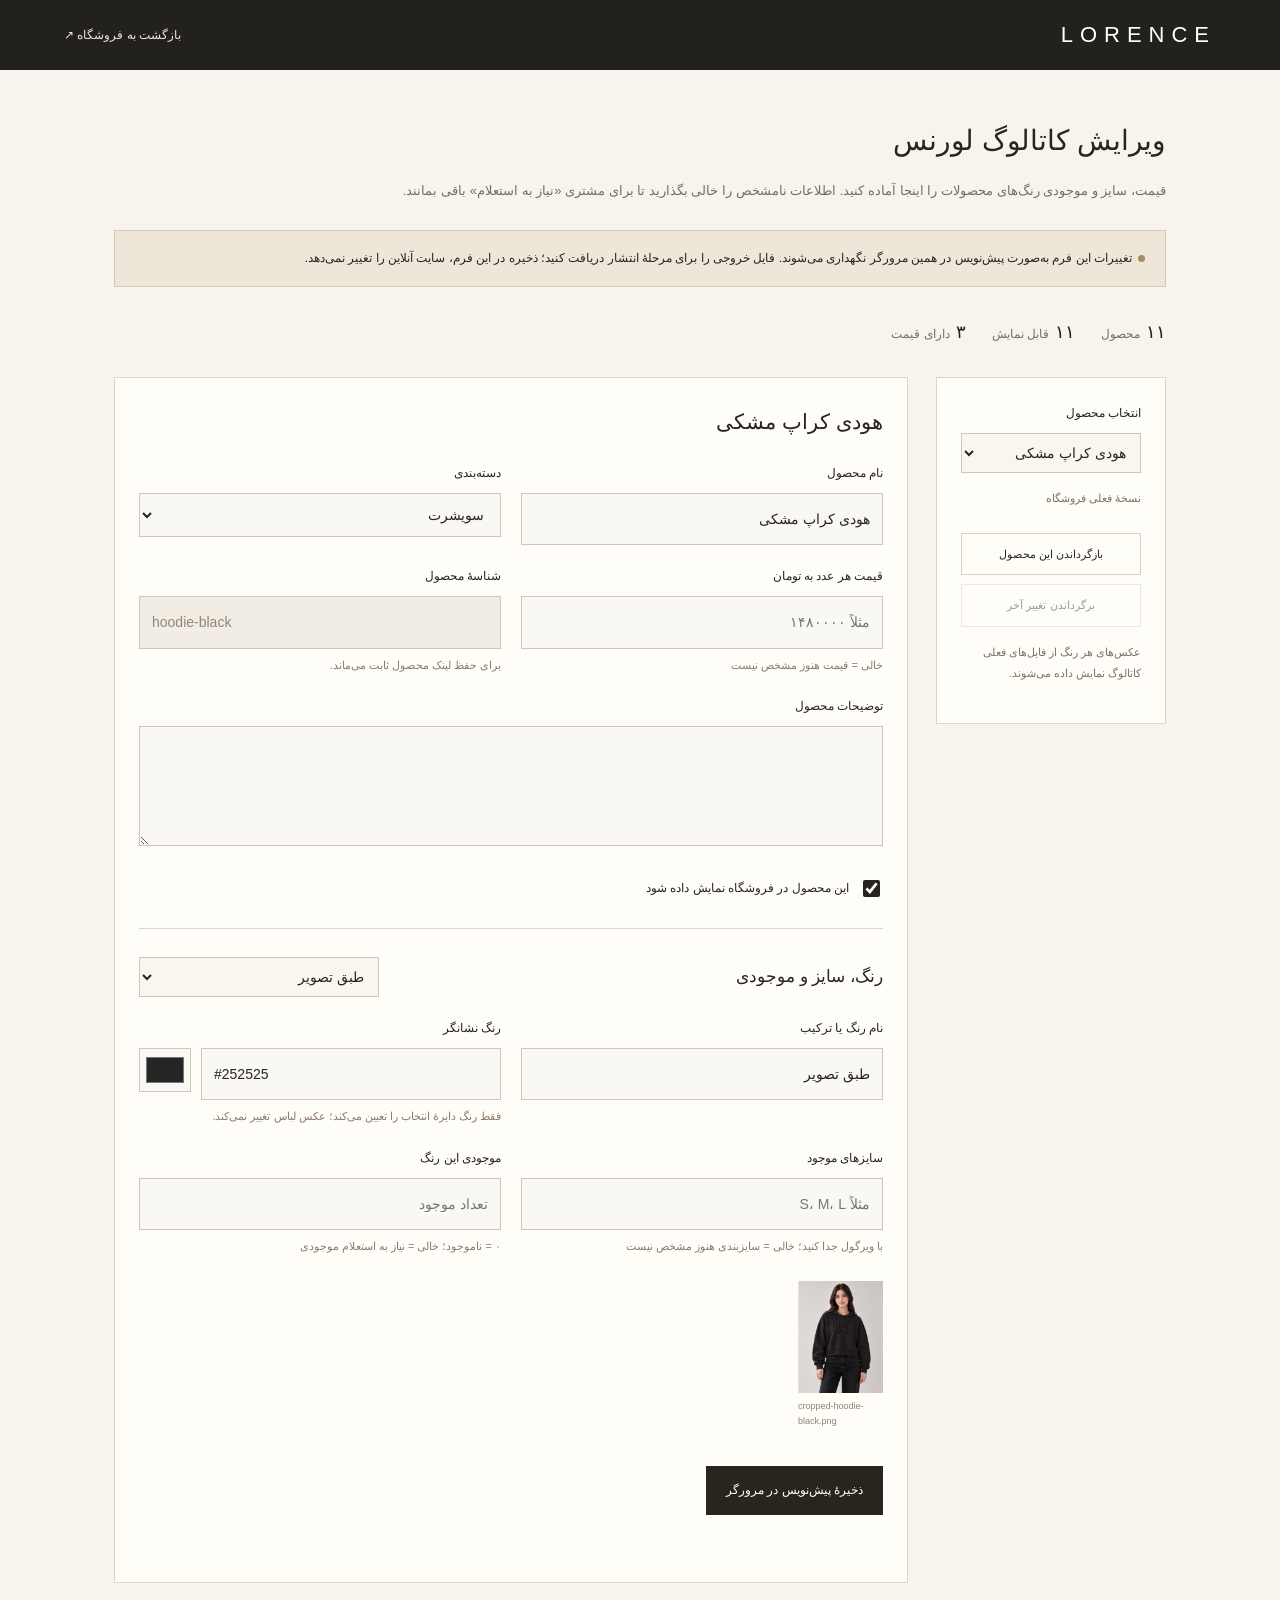
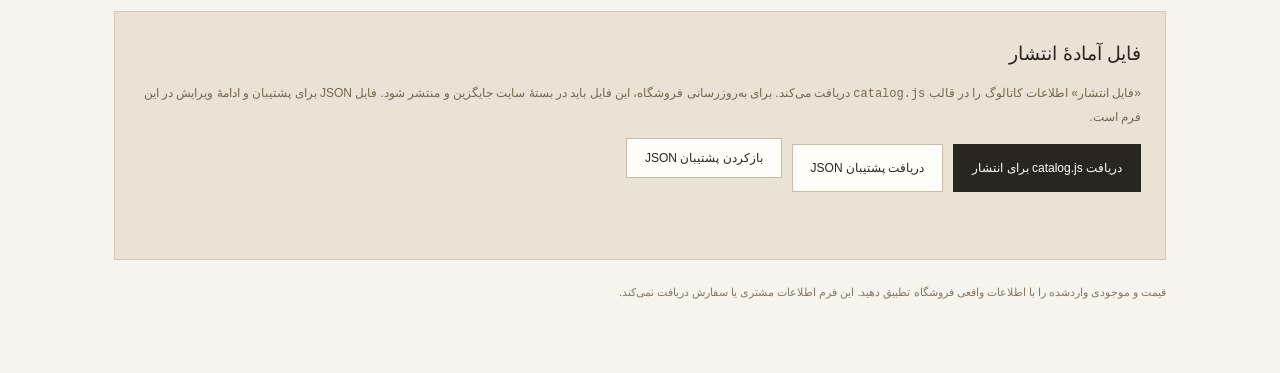
<file: catalog-editor.html>
<!doctype html>
<html lang="fa" dir="rtl">
<head>
  <meta charset="utf-8">
  <meta name="viewport" content="width=device-width,initial-scale=1">
  <title>ویرایش کاتالوگ | LORENCE</title>
  <meta name="robots" content="noindex,nofollow">
  <style>
    [hidden]{display:none!important}
    *{box-sizing:border-box}body{margin:0;background:#f7f4ee;color:#28251f;font:14px Tahoma,Arial,sans-serif;line-height:1.9}button,input,textarea,select{font:inherit;color:inherit}button,a{touch-action:manipulation}button{cursor:pointer}header{background:#22211e;color:#fff;padding:22px 5%;display:flex;align-items:center;justify-content:space-between;gap:20px}header a{color:#eee5d7;text-decoration:none;font-size:12px}.brand{font:22px Arial;letter-spacing:7px;direction:ltr}.layout{max-width:1180px;margin:0 auto;padding:44px 5% 60px}h1{font-size:28px;font-weight:400;margin:0 0 12px}.intro{max-width:850px;color:#756d60;font-size:13px;margin:0 0 26px}.notice{border:1px solid #d7c9b5;background:#eee6d9;padding:16px 20px;margin:0 0 28px;font-size:12px}.stats{display:flex;gap:26px;flex-wrap:wrap;color:#777063;font-size:12px;margin-bottom:28px}.stats strong{font-weight:400;color:#25221e;font-size:18px;margin-inline-end:6px}.workspace{display:grid;grid-template-columns:230px minmax(0,1fr);gap:28px}.sidebar,.panel{background:#fffdf8;border:1px solid #ded5c8;padding:24px}.sidebar{align-self:start}.sidebar label,.field label{display:block;font-size:12px;margin-bottom:8px}.sidebar select{width:100%;padding:10px;background:#f9f6f0;border:1px solid #cfc5b8}.sidebar p{font-size:11px;color:#7d7365;margin:15px 0}.sidebar button{width:100%;padding:10px 8px;background:transparent;border:1px solid #d8cfc1;font-size:11px;margin-top:9px}.panel h2{font-size:21px;font-weight:400;margin:0 0 20px}.fields{display:grid;grid-template-columns:1fr 1fr;gap:20px}.field.wide{grid-column:1/-1}.field input,.field textarea,.field select{width:100%;padding:12px;background:#faf8f3;border:1px solid #cfc5b8;min-height:44px}.field input:focus,.field textarea:focus,.field select:focus,button:focus-visible,a:focus-visible{outline:2px solid #8b7962;outline-offset:2px}.field textarea{min-height:120px;resize:vertical}.field small{display:block;color:#8a7c6b;font-size:11px;margin-top:6px}.visibility{display:flex;gap:10px;align-items:center;margin:22px 0 28px;font-size:12px}.visibility input{width:17px;height:17px;accent-color:#27241f}.divider{border:0;border-top:1px solid #ded5c8;margin:28px 0}.variant-head{display:flex;align-items:center;justify-content:space-between;gap:18px;margin-bottom:20px}.variant-head h3{font-weight:400;font-size:17px;margin:0}.variant-head select{width:min(240px,60%);padding:10px;background:#f9f6f0;border:1px solid #cfc5b8}.preview{display:flex;gap:10px;overflow-x:auto;padding:4px 0 10px;margin-top:20px}.preview figure{margin:0;min-width:85px;max-width:85px}.preview img{width:85px;height:112px;object-fit:contain;background:#eae3d9;display:block}.preview figcaption{font-size:9px;color:#8d8374;line-height:1.6;overflow-wrap:anywhere;padding-top:6px;direction:ltr;text-align:left}.preview .image-error{font-size:10px;color:#896456;line-height:1.8;display:none}.actions{display:flex;gap:10px;flex-wrap:wrap;margin-top:28px}.actions button,.import-button{padding:12px 19px;border:1px solid #292620;background:transparent;font-size:12px}.actions .primary{background:#28251f;color:#fff}.actions button:disabled,.sidebar button:disabled{opacity:.45;cursor:default}.status{min-height:28px;margin:15px 0 0;color:#6d6252;font-size:12px}.status.error{color:#a64033}.export-panel{margin-top:28px;background:#eae2d5;border:1px solid #d7c9b5;padding:24px}.export-panel h2{font-size:19px;font-weight:400;margin:0 0 10px}.export-panel p{font-size:12px;color:#756952;margin:0 0 15px}.export-buttons{display:flex;gap:10px;flex-wrap:wrap}.export-buttons button,.import-button{padding:12px 18px;background:#fffdf8;border:1px solid #c9bca9;font-size:12px;cursor:pointer}.export-buttons .publish-file{background:#292620;color:#fff;border-color:#292620}.file-input{position:absolute;width:1px;height:1px;opacity:0;overflow:hidden}.file-input:focus+.import-button{outline:2px solid #8b7962;outline-offset:2px}.footnote{font-size:11px;color:#847665;margin-top:22px}code{direction:ltr;unicode-bidi:isolate;font-family:Consolas,monospace}.loading{padding:60px 0;text-align:center;color:#837665}input[readonly]{color:#928574;background:#f1ede5}.draft-dot{width:7px;height:7px;display:inline-block;background:#a78c64;border-radius:100%;margin-inline-end:6px}.color-row{display:flex;gap:10px}.color-row input[type=color]{width:52px;min-width:52px;padding:4px}.no-data{display:none;color:#9b4c3d}.sr-only{position:absolute;width:1px;height:1px;padding:0;margin:-1px;overflow:hidden;clip:rect(0,0,0,0);white-space:nowrap;border:0}
    @media(max-width:760px){header{padding:18px 6%}.brand{font-size:18px;letter-spacing:5px}header a{font-size:11px}.layout{padding:30px 6%}h1{font-size:24px}.workspace{grid-template-columns:1fr;gap:18px}.sidebar{padding:20px}.sidebar-buttons{display:flex;gap:10px}.sidebar button{margin-top:0}.sidebar p{margin:12px 0}.panel{padding:22px 18px}.fields{grid-template-columns:1fr;gap:17px}.field.wide{grid-column:auto}.stats{gap:17px}.variant-head{align-items:start;flex-direction:column}.variant-head select{width:100%;max-width:none}.actions button{flex:1}.export-panel{padding:22px 18px}.export-buttons{display:grid;grid-template-columns:1fr 1fr}.export-buttons .publish-file{grid-column:1/-1}.export-buttons button,.import-button{text-align:center;padding:12px 8px}.notice{padding:14px 16px}}
    [hidden]{display:none!important}
  </style>
</head>
<body>
  <header><span class="brand">LORENCE</span><a href="index.html">بازگشت به فروشگاه ↗</a></header>
  <main class="layout">
    <h1>ویرایش کاتالوگ لورنس</h1>
    <p class="intro">قیمت، سایز و موجودی رنگ‌های محصولات را اینجا آماده کنید. اطلاعات نامشخص را خالی بگذارید تا برای مشتری «نیاز به استعلام» باقی بمانند.</p>
    <div class="notice"><span class="draft-dot" aria-hidden="true"></span>تغییرات این فرم به‌صورت پیش‌نویس در همین مرورگر نگهداری می‌شوند. فایل خروجی را برای مرحلهٔ انتشار دریافت کنید؛ ذخیره در این فرم، سایت آنلاین را تغییر نمی‌دهد.</div>
    <div class="stats" aria-label="خلاصه کاتالوگ"><span><strong id="totalProducts">—</strong>محصول</span><span><strong id="visibleProducts">—</strong>قابل نمایش</span><span><strong id="pricedProducts">—</strong>دارای قیمت</span></div>
    <p class="no-data" id="startupError" role="alert"></p>
    <div class="workspace" id="workspace" hidden>
      <aside class="sidebar">
        <label for="productSelect">انتخاب محصول</label><select id="productSelect"></select>
        <p id="draftInfo">نسخهٔ فعلی فروشگاه</p>
        <div class="sidebar-buttons"><button id="restoreProduct" type="button">بازگرداندن این محصول</button><button id="undoChange" type="button" disabled>برگرداندن تغییر آخر</button></div>
        <p>عکس‌های هر رنگ از فایل‌های فعلی کاتالوگ نمایش داده می‌شوند.</p>
      </aside>
      <section class="panel" aria-labelledby="editorTitle">
        <h2 id="editorTitle">اطلاعات محصول</h2>
        <form id="catalogForm" novalidate>
          <div class="fields">
            <div class="field"><label for="productName">نام محصول</label><input id="productName" maxlength="100" required></div>
            <div class="field"><label for="productCategory">دسته‌بندی</label><select id="productCategory"><option>سویشرت</option><option>تیشرت</option><option>ست</option><option>بافت</option><option>کت</option><option>شلوار</option></select></div>
            <div class="field"><label for="productPrice">قیمت هر عدد به تومان</label><input id="productPrice" inputmode="numeric" autocomplete="off" placeholder="مثلاً ۱۴۸۰۰۰۰"><small>خالی = قیمت هنوز مشخص نیست</small></div>
            <div class="field"><label for="productId">شناسهٔ محصول</label><input id="productId" dir="ltr" readonly><small>برای حفظ لینک محصول ثابت می‌ماند.</small></div>
            <div class="field wide"><label for="productDescription">توضیحات محصول</label><textarea id="productDescription" maxlength="1200"></textarea></div>
          </div>
          <label class="visibility"><input id="productVisible" type="checkbox">این محصول در فروشگاه نمایش داده شود</label>
          <hr class="divider">
          <div class="variant-head"><h3>رنگ، سایز و موجودی</h3><label class="sr-only" for="variantSelect">انتخاب رنگ برای ویرایش</label><select id="variantSelect"></select></div>
          <div class="fields">
            <div class="field"><label for="variantLabel">نام رنگ یا ترکیب</label><input id="variantLabel" maxlength="60" required></div>
            <div class="field"><label for="variantHex">رنگ نشانگر</label><div class="color-row"><input id="variantHex" dir="ltr" maxlength="7" autocomplete="off" placeholder="#ffffff"><label class="sr-only" for="variantColor">انتخاب رنگ نشانگر</label><input id="variantColor" type="color" value="#ffffff"></div><small>فقط رنگ دایرهٔ انتخاب را تعیین می‌کند؛ عکس لباس تغییر نمی‌کند.</small></div>
            <div class="field"><label for="variantSizes">سایزهای موجود</label><input id="variantSizes" placeholder="مثلاً S، M، L"><small>با ویرگول جدا کنید؛ خالی = سایزبندی هنوز مشخص نیست</small></div>
            <div class="field"><label for="variantStock">موجودی این رنگ</label><input id="variantStock" inputmode="numeric" autocomplete="off" placeholder="تعداد موجود"><small>۰ = ناموجود؛ خالی = نیاز به استعلام موجودی</small></div>
          </div>
          <div class="preview" id="variantImages" aria-label="تصاویر فعلی این رنگ"></div>
          <div class="actions"><button type="submit" class="primary">ذخیرهٔ پیش‌نویس در مرورگر</button></div>
          <p class="status" id="editorStatus" role="status" aria-live="polite"></p>
        </form>
      </section>
    </div>
    <section class="export-panel" id="exportPanel" hidden aria-labelledby="exportTitle">
      <h2 id="exportTitle">فایل آمادهٔ انتشار</h2>
      <p>«فایل انتشار» اطلاعات کاتالوگ را در قالب <code>catalog.js</code> دریافت می‌کند. برای به‌روزرسانی فروشگاه، این فایل باید در بستهٔ سایت جایگزین و منتشر شود. فایل JSON برای پشتیبان و ادامهٔ ویرایش در این فرم است.</p>
      <div class="export-buttons"><button id="exportPublication" class="publish-file" type="button">دریافت catalog.js برای انتشار</button><button id="exportBackup" type="button">دریافت پشتیبان JSON</button><span><input class="file-input" id="importBackup" type="file" accept=".json,application/json"><label class="import-button" for="importBackup">بازکردن پشتیبان JSON</label></span></div>
      <p class="status" id="exportStatus" role="status" aria-live="polite"></p>
    </section>
    <p class="footnote">قیمت و موجودی واردشده را با اطلاعات واقعی فروشگاه تطبیق دهید. این فرم اطلاعات مشتری یا سفارش دریافت نمی‌کند.</p>
  </main>
  <script src="catalog.js"></script>
  <script src="catalog-schema.js"></script>
  <script src="catalog-editor.js"></script>
</body>
</html>
</file>
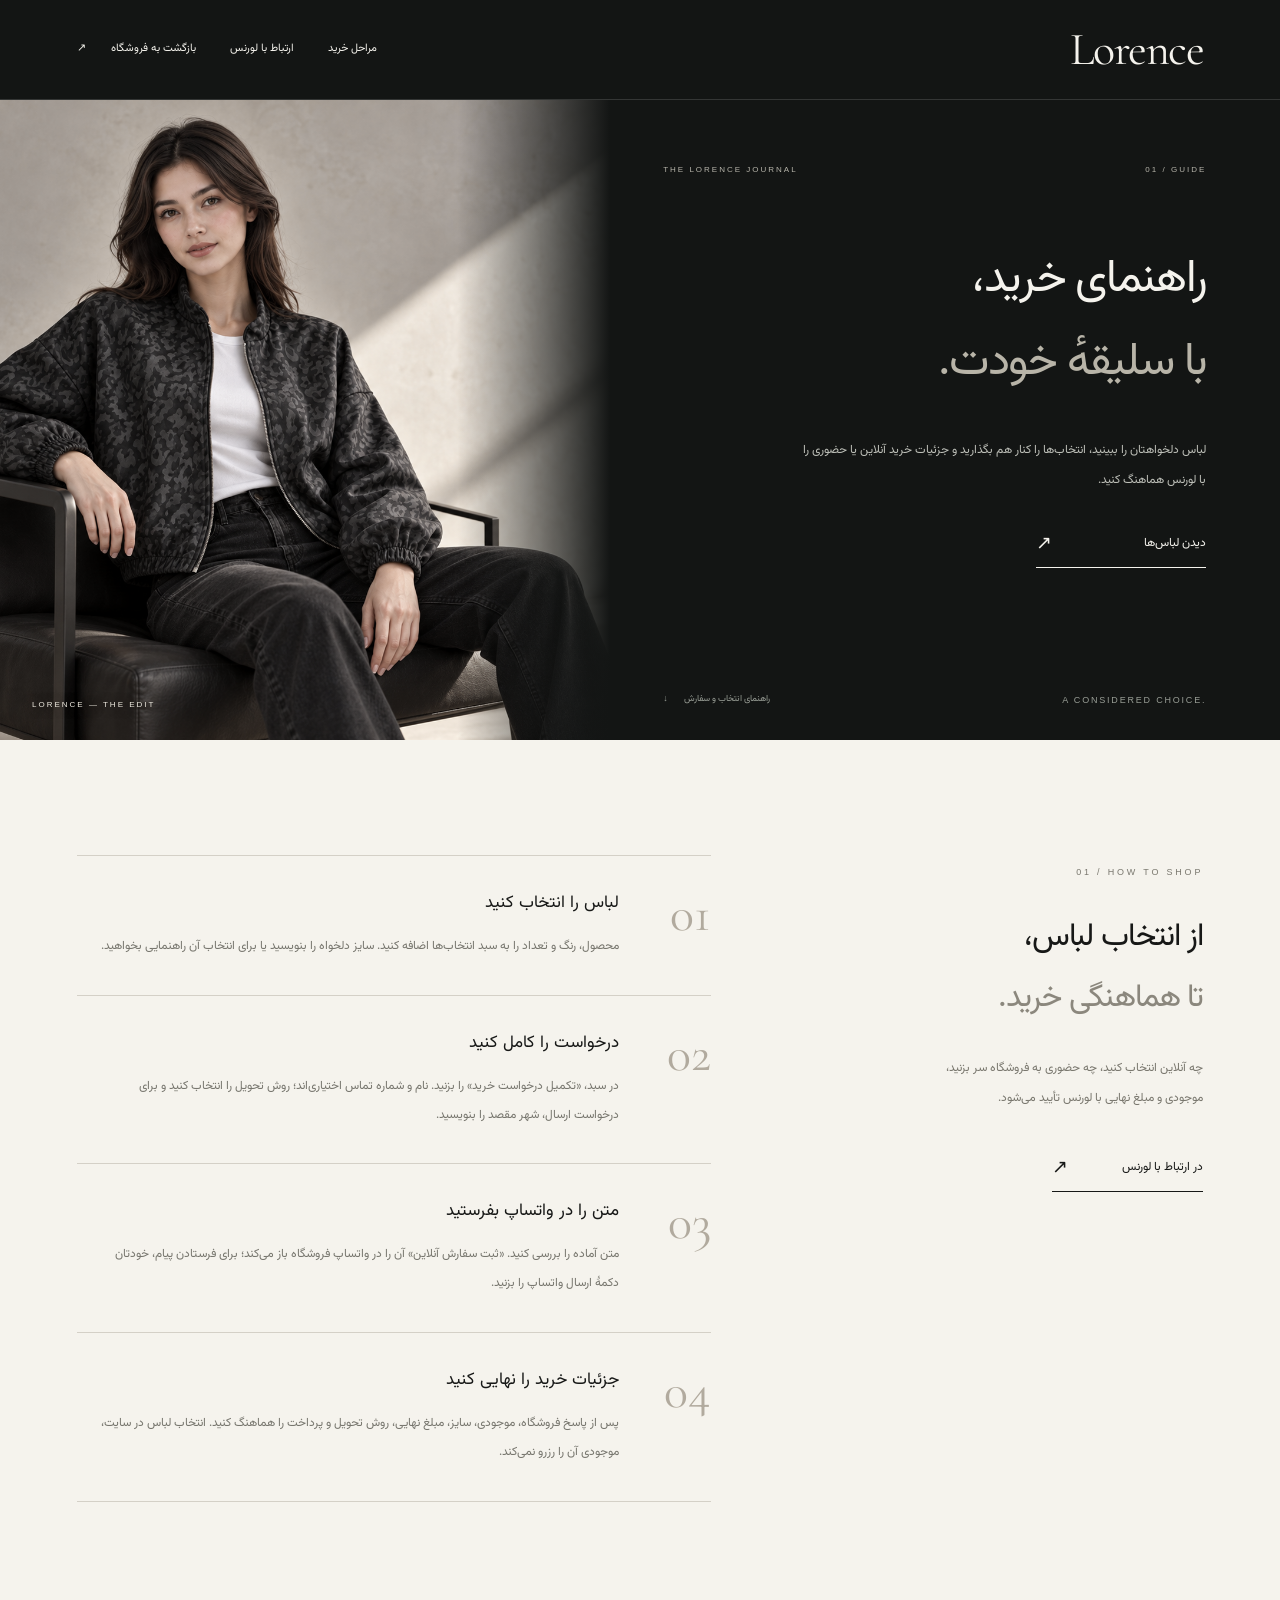
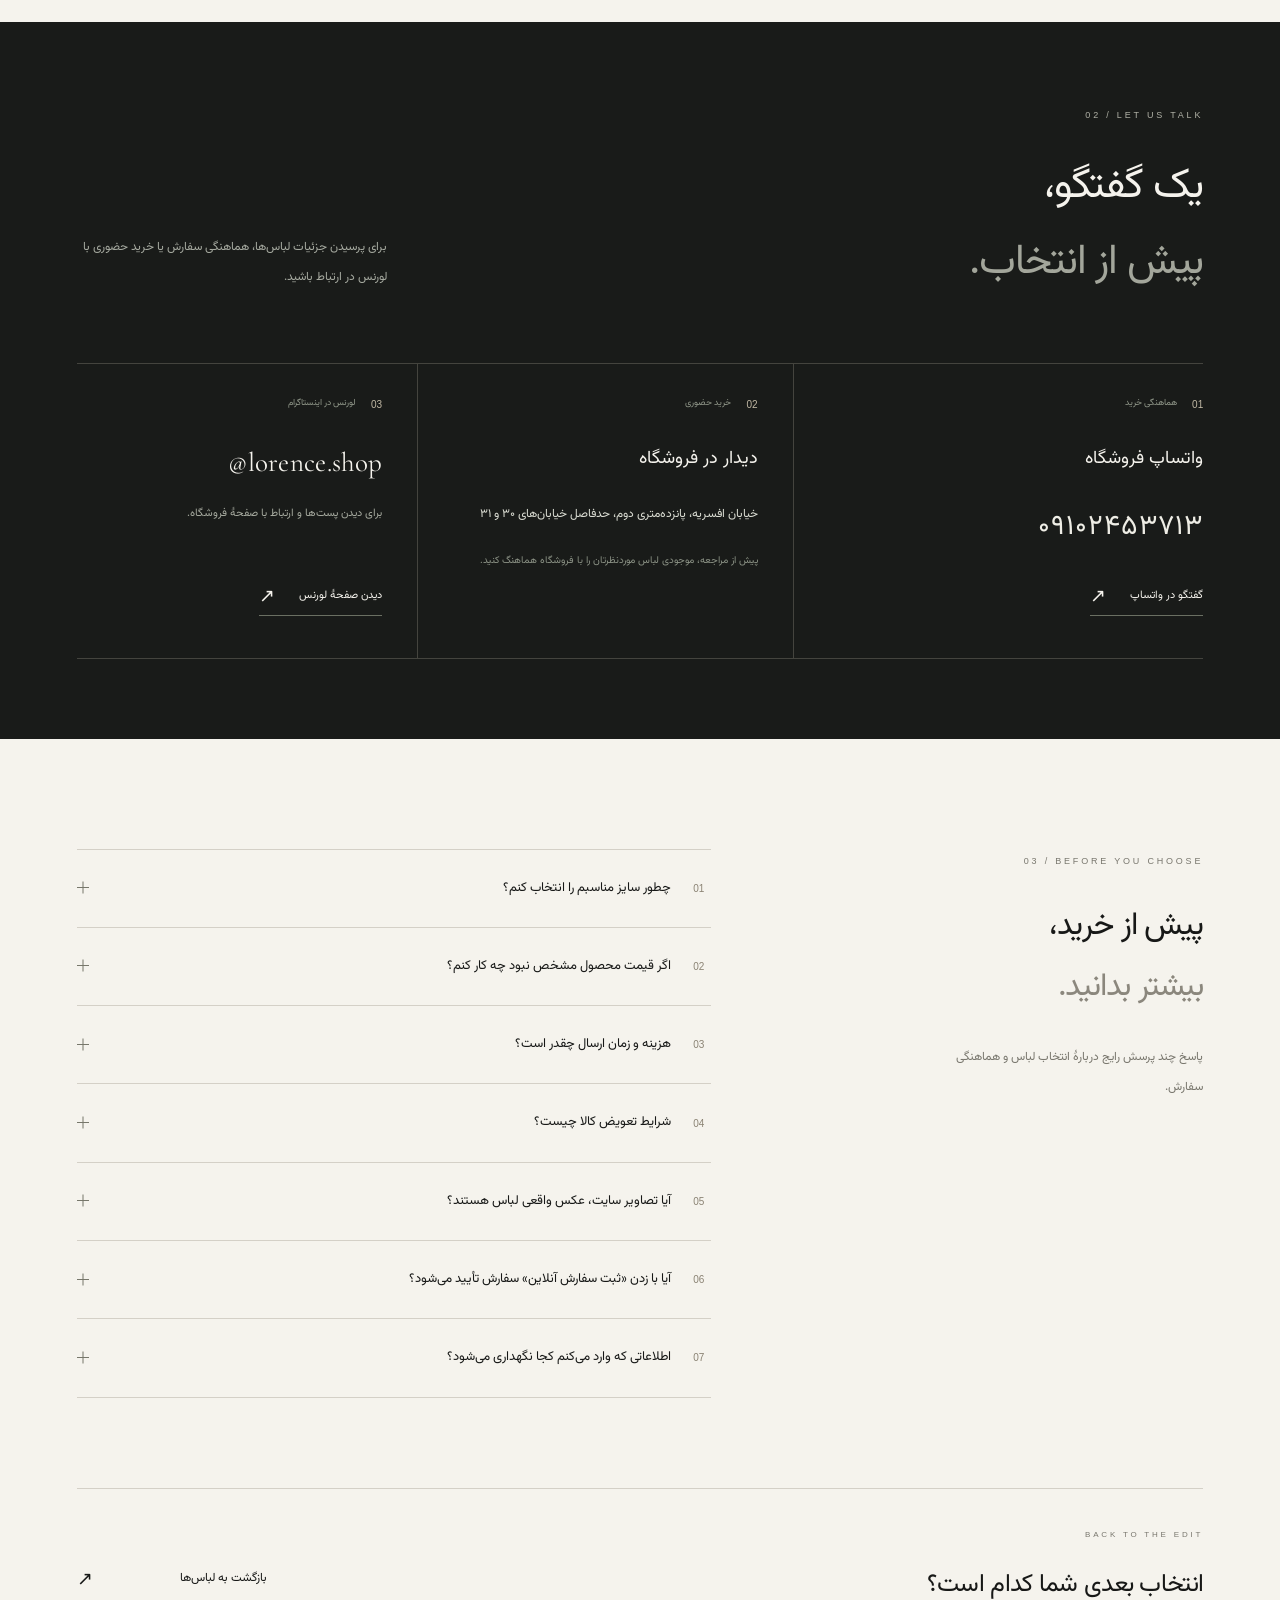
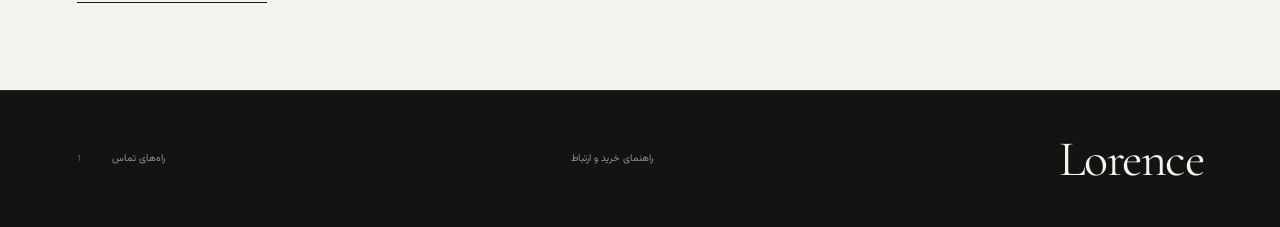
<file: guide.html>
<!doctype html>
<html lang="fa" dir="rtl">
<head>
  <meta charset="utf-8">
  <meta name="viewport" content="width=device-width, initial-scale=1">
  <title>لورنس — راهنمای خرید و ارتباط</title>
  <meta name="description" content="راهنمای انتخاب لباس، هماهنگی سفارش در واتساپ و خرید حضوری از لورنس؛ همراه با آدرس فروشگاه و راه‌های ارتباطی.">
  <meta name="robots" content="index, follow">
  <link rel="canonical" href="https://lorence-shop.pages.dev/guide.html">
  <link rel="stylesheet" href="guide.css">
</head>
<body>
  <a class="skip-link" href="#main">رفتن به محتوای صفحه</a>
  <header class="site-header">
    <a class="wordmark" href="index.html" aria-label="لورنس، صفحهٔ اصلی">Lorence</a>
    <nav aria-label="راهنمای خرید"><a href="#journey">مراحل خرید</a>
      <a href="#contact">ارتباط با لورنس</a>
      <a class="return-link" href="index.html#shop">بازگشت به فروشگاه <span aria-hidden="true">↗</span></a>
    </nav>
  </header>

  <main id="main">
    <section class="intro" aria-labelledby="guide-title">
      <div class="intro-copy">
        <p class="eyebrow" dir="ltr"><span>THE LORENCE JOURNAL</span><span>01 / GUIDE</span></p>
        <h1 id="guide-title">راهنمای خرید،<br><span>با سلیقهٔ خودت.</span></h1>
        <p class="hero-description">لباس دلخواهتان را ببینید، انتخاب‌ها را کنار هم بگذارید و جزئیات خرید آنلاین یا حضوری را با لورنس هماهنگ کنید.</p>
        <a class="text-link light-link" href="index.html#shop">دیدن لباس‌ها <span aria-hidden="true">↗</span></a>
        <div class="intro-foot"><span dir="ltr">A CONSIDERED CHOICE.</span><a href="#journey">راهنمای انتخاب و سفارش <span aria-hidden="true">↓</span></a></div>
      </div>
      <figure class="intro-image">
        <img src="assets/lorence-campaign-story.png" alt="پیش‌نمایش تصویری کمپین لورنس" decoding="async" fetchpriority="high">
        <figcaption dir="ltr">LORENCE — THE EDIT</figcaption>
      </figure>
    </section>

    <section id="journey" class="shopping-section page-width" aria-labelledby="steps-title">
      <div class="section-heading">
        <div><p class="eyebrow" dir="ltr">01 / HOW TO SHOP</p><h2 id="steps-title">از انتخاب لباس،<br><span>تا هماهنگی خرید.</span></h2></div>
        <p class="section-note">چه آنلاین انتخاب کنید، چه حضوری به فروشگاه سر بزنید، موجودی و مبلغ نهایی با لورنس تأیید می‌شود.</p><a class="text-link" href="#contact">در ارتباط با لورنس <span aria-hidden="true">↗</span></a>
      </div>
      <ol class="steps">
        <li><span class="step-number" aria-hidden="true">01</span><h3>لباس را انتخاب کنید</h3><p>محصول، رنگ و تعداد را به سبد انتخاب‌ها اضافه کنید. سایز دلخواه را بنویسید یا برای انتخاب آن راهنمایی بخواهید.</p></li>
        <li><span class="step-number" aria-hidden="true">02</span><h3>درخواست را کامل کنید</h3><p>در سبد، «تکمیل درخواست خرید» را بزنید. نام و شماره تماس اختیاری‌اند؛ روش تحویل را انتخاب کنید و برای درخواست ارسال، شهر مقصد را بنویسید.</p></li>
        <li><span class="step-number" aria-hidden="true">03</span><h3>متن را در واتساپ بفرستید</h3><p>متن آماده را بررسی کنید. «ثبت سفارش آنلاین» آن را در واتساپ فروشگاه باز می‌کند؛ برای فرستادن پیام، خودتان دکمهٔ ارسال واتساپ را بزنید.</p></li>
        <li><span class="step-number" aria-hidden="true">04</span><h3>جزئیات خرید را نهایی کنید</h3><p>پس از پاسخ فروشگاه، موجودی، سایز، مبلغ نهایی، روش تحویل و پرداخت را هماهنگ کنید. انتخاب لباس در سایت، موجودی آن را رزرو نمی‌کند.</p></li>
      </ol>
    </section>

    <section id="contact" class="contact-section" aria-labelledby="contact-title">
      <div class="page-width">
        <div class="contact-heading"><div><p class="eyebrow" dir="ltr">02 / LET US TALK</p><h2 id="contact-title">یک گفتگو،<br><span>پیش از انتخاب.</span></h2></div><p>برای پرسیدن جزئیات لباس‌ها، هماهنگی سفارش یا خرید حضوری با لورنس در ارتباط باشید.</p></div>
        <div class="contact-grid">
          <article class="whatsapp-card">
            <span class="contact-label"><span dir="ltr">01</span> هماهنگی خرید</span>
            <h3>واتساپ فروشگاه</h3>
            <p class="phone" dir="ltr">۰۹۱۰۲۴۵۳۷۱۳</p>
            <a class="text-link light-link" href="https://wa.me/989102453713" target="_blank" rel="noopener">گفتگو در واتساپ <span aria-hidden="true">↗</span></a>
          </article>
          <article class="visit-card">
            <span class="contact-label"><span dir="ltr">02</span> خرید حضوری</span>
            <h3>دیدار در فروشگاه</h3>
            <address>خیابان افسریه، پانزده‌متری دوم، حدفاصل خیابان‌های ۳۰ و ۳۱</address>
            <p class="small-copy">پیش از مراجعه، موجودی لباس موردنظرتان را با فروشگاه هماهنگ کنید.</p>
          </article>
          <article class="instagram-card">
            <span class="contact-label"><span dir="ltr">03</span> لورنس در اینستاگرام</span>
            <h3 dir="ltr">@lorence.shop</h3>
            <p>برای دیدن پست‌ها و ارتباط با صفحهٔ فروشگاه.</p>
            <a class="text-link" href="https://www.instagram.com/lorence.shop/" target="_blank" rel="noopener">دیدن صفحهٔ لورنس <span aria-hidden="true">↗</span></a>
          </article>
        </div>
      </div>
    </section>

    <section class="questions-section page-width" aria-labelledby="questions-title">
      <div class="questions-intro"><p class="eyebrow" dir="ltr">03 / BEFORE YOU CHOOSE</p><h2 id="questions-title">پیش از خرید،<br><span>بیشتر بدانید.</span></h2><p>پاسخ چند پرسش رایج دربارهٔ انتخاب لباس و هماهنگی سفارش.</p></div>
      <div class="questions">
        <details><summary><span>چطور سایز مناسبم را انتخاب کنم؟</span><span class="faq-mark" aria-hidden="true"></span></summary><p>در صفحهٔ محصول، سایز دلخواه را انتخاب یا وارد کنید. اگر مطمئن نیستید، راهنمایی بخواهید و پیش از نهایی‌کردن خرید، اندازه‌های دقیق همان لباس را از فروشگاه بپرسید.</p></details>
        <details><summary><span>اگر قیمت محصول مشخص نبود چه کار کنم؟</span><span class="faq-mark" aria-hidden="true"></span></summary><p>محصول را به سبد انتخاب‌ها اضافه کنید و متن درخواست را برای فروشگاه بفرستید. قیمت‌های نامشخص نیاز به استعلام دارند؛ مبلغ نهایی خرید و هزینهٔ تحویل در گفتگو تأیید می‌شود.</p></details>
        <details><summary><span>هزینه و زمان ارسال چقدر است؟</span><span class="faq-mark" aria-hidden="true"></span></summary><p>برای درخواست ارسال، نام شهر مقصد را در فرم بنویسید. امکان ارسال، هزینه و زمان تحویل را پیش از نهایی‌کردن خرید با فروشگاه هماهنگ کنید.</p></details>
        <details><summary><span>شرایط تعویض کالا چیست؟</span><span class="faq-mark" aria-hidden="true"></span></summary><p>شرایط و امکان تعویض همان کالا را پیش از نهایی‌کردن خرید از فروشگاه بپرسید.</p></details>
        <details><summary><span>آیا تصاویر سایت، عکس واقعی لباس هستند؟</span><span class="faq-mark" aria-hidden="true"></span></summary><p>تصاویر سایت، پیش‌نمایش بازسازی‌شده بر اساس مرجع لباس هستند. برای بررسی رنگ، چاپ، جزئیات و تن‌خور واقعی، از فروشگاه عکس و راهنمایی بخواهید.</p></details>
        <details><summary><span>آیا با زدن «ثبت سفارش آنلاین» سفارش تأیید می‌شود؟</span><span class="faq-mark" aria-hidden="true"></span></summary><p>این دکمه متن انتخاب‌ها را در واتساپ باز می‌کند. پیام را خودتان ارسال می‌کنید و سپس جزئیات خرید و تأیید سفارش را با فروشگاه هماهنگ می‌کنید.</p></details>
        <details><summary><span>اطلاعاتی که وارد می‌کنم کجا نگهداری می‌شود؟</span><span class="faq-mark" aria-hidden="true"></span></summary><p>سبد انتخاب‌ها روی همین دستگاه نگهداری می‌شود. سایت اطلاعات فرم نام، شماره تماس و روش تحویل را ذخیره نمی‌کند. با بازکردن واتساپ، متن آماده به واتساپ منتقل می‌شود؛ ارسال پیام به فروشگاه با شماست.</p></details>
      </div>
    </section>

    <section class="closing page-width" aria-label="بازگشت به محصولات"><div><p class="eyebrow" dir="ltr">BACK TO THE EDIT</p><p class="closing-title">انتخاب بعدی شما کدام است؟</p></div><a class="text-link" href="index.html#shop">بازگشت به لباس‌ها <span aria-hidden="true">↗</span></a></section>
  </main>

  <footer class="site-footer"><a class="wordmark" href="index.html" aria-label="لورنس، صفحهٔ اصلی">Lorence</a><span>راهنمای خرید و ارتباط</span><a href="#contact">راه‌های تماس <span aria-hidden="true">↑</span></a></footer>
</body>
</html>
</file>
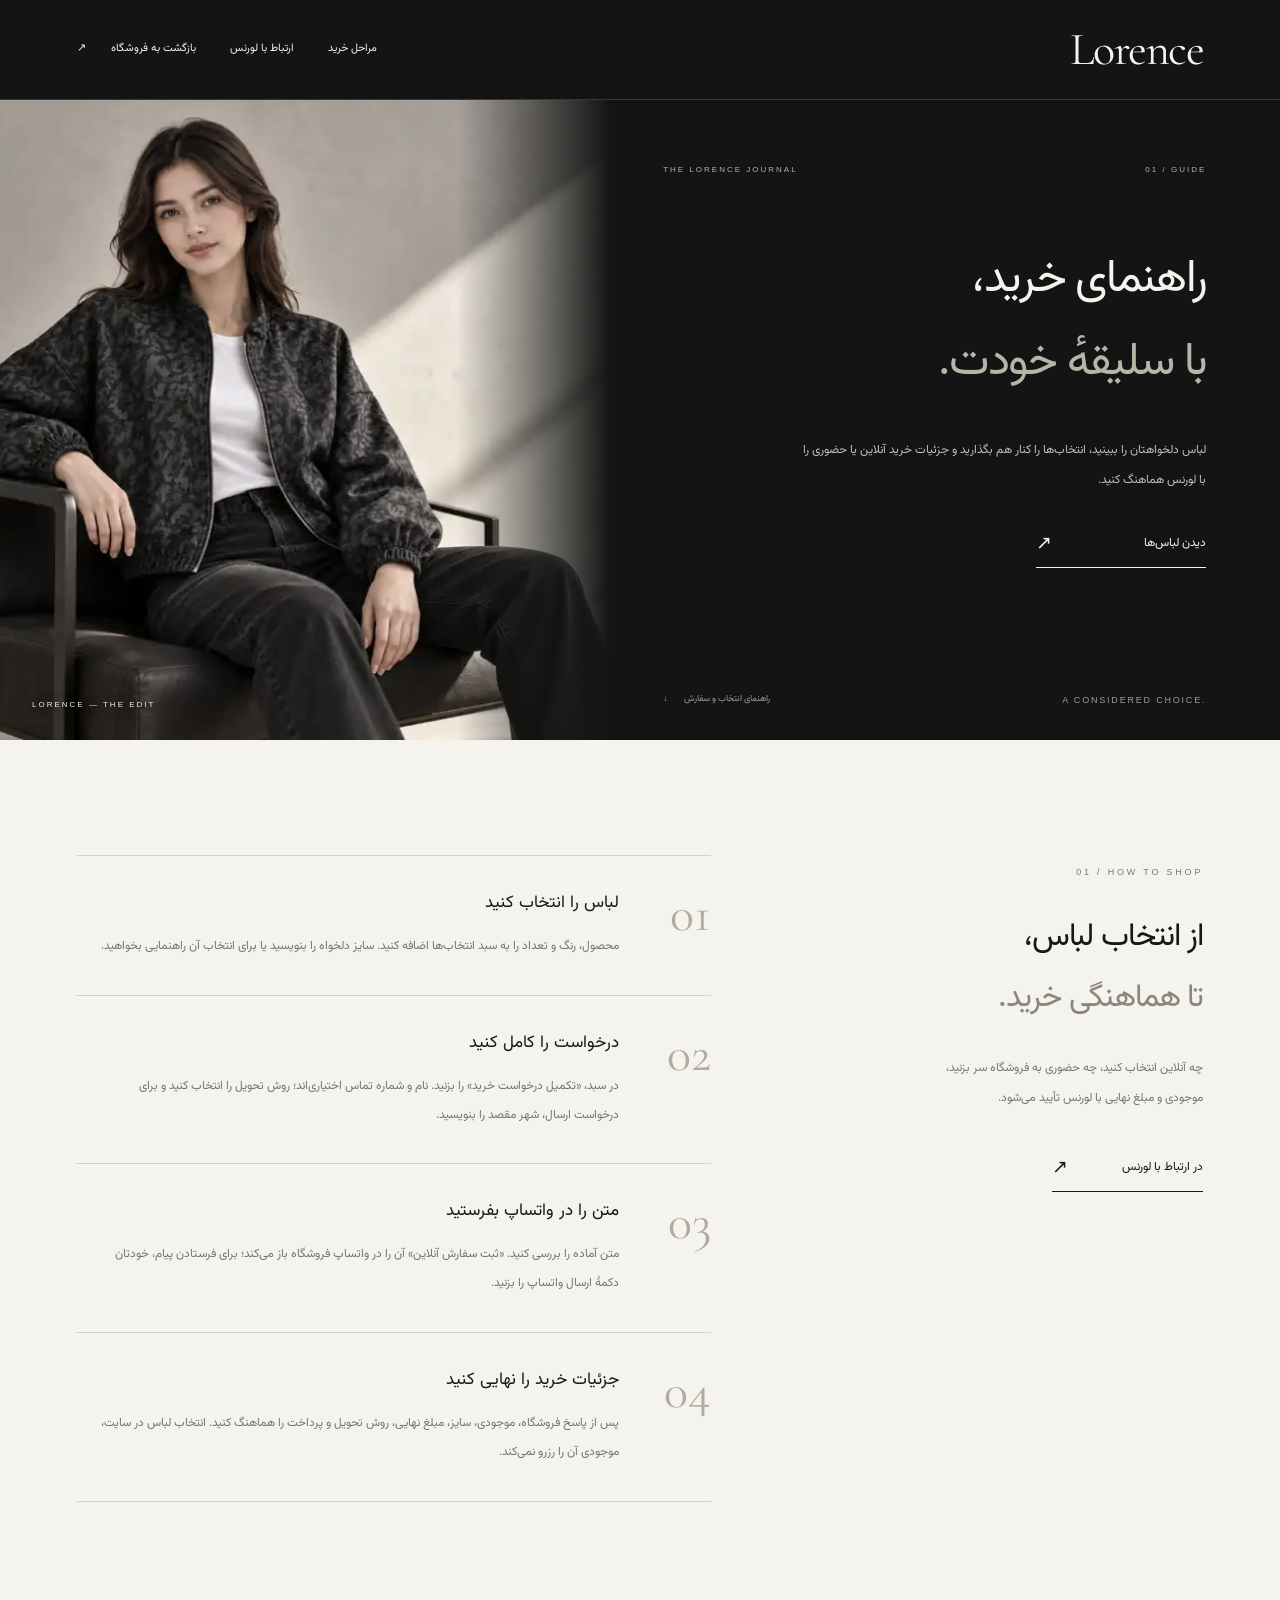
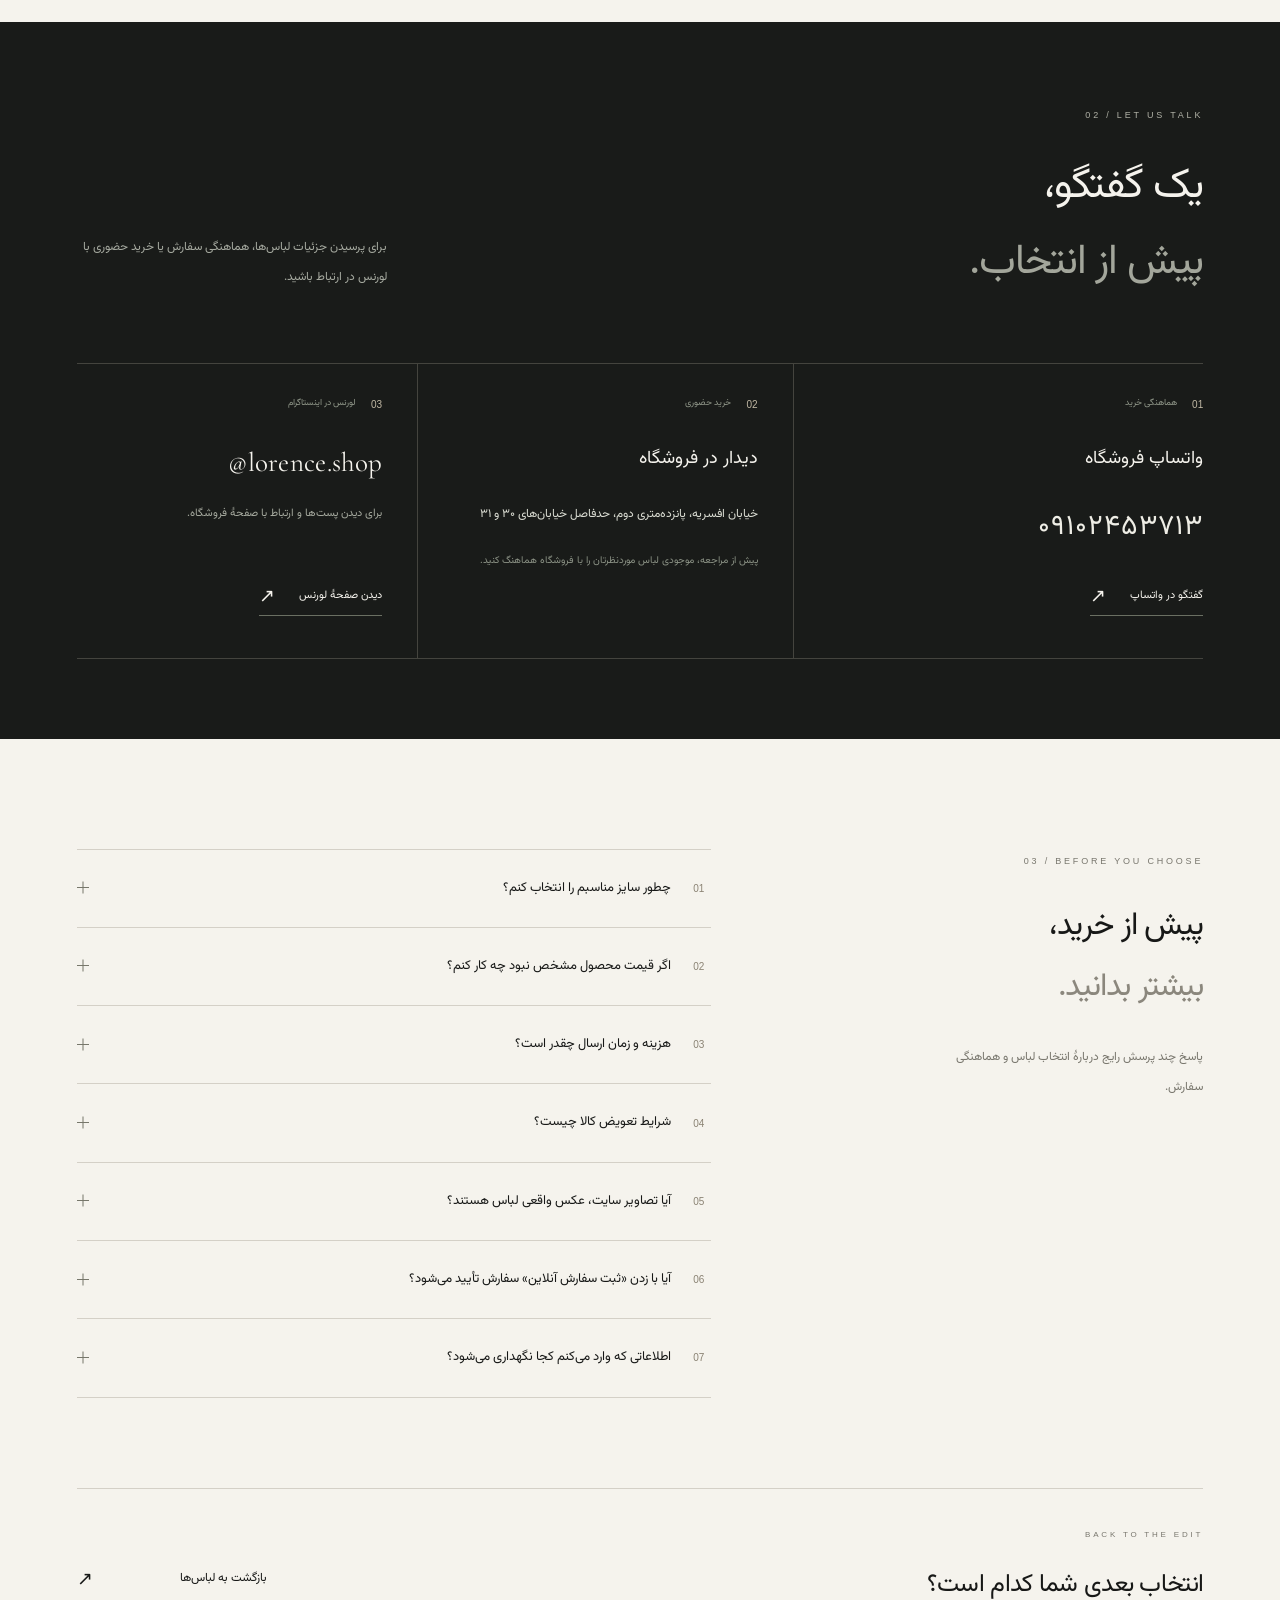
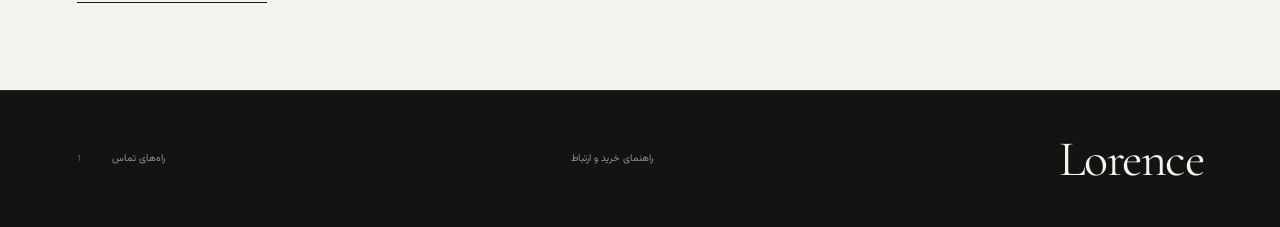
<file: public/guide.html>
<!doctype html>
<html lang="fa" dir="rtl">
<head>
  <meta charset="utf-8">
  <meta name="viewport" content="width=device-width, initial-scale=1">
  <title>لورنس — راهنمای خرید و ارتباط</title>
  <meta name="description" content="راهنمای انتخاب لباس، هماهنگی سفارش در واتساپ و خرید حضوری از لورنس؛ همراه با آدرس فروشگاه و راه‌های ارتباطی.">
  <meta name="robots" content="index, follow">
  <link rel="canonical" href="https://lorence-shop.pages.dev/guide.html">
  <link rel="stylesheet" href="guide.css">
</head>
<body>
  <a class="skip-link" href="#main">رفتن به محتوای صفحه</a>
  <header class="site-header">
    <a class="wordmark" href="index.html" aria-label="لورنس، صفحهٔ اصلی">Lorence</a>
    <nav aria-label="راهنمای خرید"><a href="#journey">مراحل خرید</a>
      <a href="#contact">ارتباط با لورنس</a>
      <a class="return-link" href="index.html#shop">بازگشت به فروشگاه <span aria-hidden="true">↗</span></a>
    </nav>
  </header>

  <main id="main">
    <section class="intro" aria-labelledby="guide-title">
      <div class="intro-copy">
        <p class="eyebrow" dir="ltr"><span>THE LORENCE JOURNAL</span><span>01 / GUIDE</span></p>
        <h1 id="guide-title">راهنمای خرید،<br><span>با سلیقهٔ خودت.</span></h1>
        <p class="hero-description">لباس دلخواهتان را ببینید، انتخاب‌ها را کنار هم بگذارید و جزئیات خرید آنلاین یا حضوری را با لورنس هماهنگ کنید.</p>
        <a class="text-link light-link" href="index.html#shop">دیدن لباس‌ها <span aria-hidden="true">↗</span></a>
        <div class="intro-foot"><span dir="ltr">A CONSIDERED CHOICE.</span><a href="#journey">راهنمای انتخاب و سفارش <span aria-hidden="true">↓</span></a></div>
      </div>
      <figure class="intro-image">
        <img src="assets/lorence-campaign-story.webp" alt="پیش‌نمایش تصویری کمپین لورنس" decoding="async" fetchpriority="high">
        <figcaption dir="ltr">LORENCE — THE EDIT</figcaption>
      </figure>
    </section>

    <section id="journey" class="shopping-section page-width" aria-labelledby="steps-title">
      <div class="section-heading">
        <div><p class="eyebrow" dir="ltr">01 / HOW TO SHOP</p><h2 id="steps-title">از انتخاب لباس،<br><span>تا هماهنگی خرید.</span></h2></div>
        <p class="section-note">چه آنلاین انتخاب کنید، چه حضوری به فروشگاه سر بزنید، موجودی و مبلغ نهایی با لورنس تأیید می‌شود.</p><a class="text-link" href="#contact">در ارتباط با لورنس <span aria-hidden="true">↗</span></a>
      </div>
      <ol class="steps">
        <li><span class="step-number" aria-hidden="true">01</span><h3>لباس را انتخاب کنید</h3><p>محصول، رنگ و تعداد را به سبد انتخاب‌ها اضافه کنید. سایز دلخواه را بنویسید یا برای انتخاب آن راهنمایی بخواهید.</p></li>
        <li><span class="step-number" aria-hidden="true">02</span><h3>درخواست را کامل کنید</h3><p>در سبد، «تکمیل درخواست خرید» را بزنید. نام و شماره تماس اختیاری‌اند؛ روش تحویل را انتخاب کنید و برای درخواست ارسال، شهر مقصد را بنویسید.</p></li>
        <li><span class="step-number" aria-hidden="true">03</span><h3>متن را در واتساپ بفرستید</h3><p>متن آماده را بررسی کنید. «ثبت سفارش آنلاین» آن را در واتساپ فروشگاه باز می‌کند؛ برای فرستادن پیام، خودتان دکمهٔ ارسال واتساپ را بزنید.</p></li>
        <li><span class="step-number" aria-hidden="true">04</span><h3>جزئیات خرید را نهایی کنید</h3><p>پس از پاسخ فروشگاه، موجودی، سایز، مبلغ نهایی، روش تحویل و پرداخت را هماهنگ کنید. انتخاب لباس در سایت، موجودی آن را رزرو نمی‌کند.</p></li>
      </ol>
    </section>

    <section id="contact" class="contact-section" aria-labelledby="contact-title">
      <div class="page-width">
        <div class="contact-heading"><div><p class="eyebrow" dir="ltr">02 / LET US TALK</p><h2 id="contact-title">یک گفتگو،<br><span>پیش از انتخاب.</span></h2></div><p>برای پرسیدن جزئیات لباس‌ها، هماهنگی سفارش یا خرید حضوری با لورنس در ارتباط باشید.</p></div>
        <div class="contact-grid">
          <article class="whatsapp-card">
            <span class="contact-label"><span dir="ltr">01</span> هماهنگی خرید</span>
            <h3>واتساپ فروشگاه</h3>
            <p class="phone" dir="ltr">۰۹۱۰۲۴۵۳۷۱۳</p>
            <a class="text-link light-link" href="https://wa.me/989102453713" target="_blank" rel="noopener">گفتگو در واتساپ <span aria-hidden="true">↗</span></a>
          </article>
          <article class="visit-card">
            <span class="contact-label"><span dir="ltr">02</span> خرید حضوری</span>
            <h3>دیدار در فروشگاه</h3>
            <address>خیابان افسریه، پانزده‌متری دوم، حدفاصل خیابان‌های ۳۰ و ۳۱</address>
            <p class="small-copy">پیش از مراجعه، موجودی لباس موردنظرتان را با فروشگاه هماهنگ کنید.</p>
          </article>
          <article class="instagram-card">
            <span class="contact-label"><span dir="ltr">03</span> لورنس در اینستاگرام</span>
            <h3 dir="ltr">@lorence.shop</h3>
            <p>برای دیدن پست‌ها و ارتباط با صفحهٔ فروشگاه.</p>
            <a class="text-link" href="https://www.instagram.com/lorence.shop/" target="_blank" rel="noopener">دیدن صفحهٔ لورنس <span aria-hidden="true">↗</span></a>
          </article>
        </div>
      </div>
    </section>

    <section class="questions-section page-width" aria-labelledby="questions-title">
      <div class="questions-intro"><p class="eyebrow" dir="ltr">03 / BEFORE YOU CHOOSE</p><h2 id="questions-title">پیش از خرید،<br><span>بیشتر بدانید.</span></h2><p>پاسخ چند پرسش رایج دربارهٔ انتخاب لباس و هماهنگی سفارش.</p></div>
      <div class="questions">
        <details><summary><span>چطور سایز مناسبم را انتخاب کنم؟</span><span class="faq-mark" aria-hidden="true"></span></summary><p>در صفحهٔ محصول، سایز دلخواه را انتخاب یا وارد کنید. اگر مطمئن نیستید، راهنمایی بخواهید و پیش از نهایی‌کردن خرید، اندازه‌های دقیق همان لباس را از فروشگاه بپرسید.</p></details>
        <details><summary><span>اگر قیمت محصول مشخص نبود چه کار کنم؟</span><span class="faq-mark" aria-hidden="true"></span></summary><p>محصول را به سبد انتخاب‌ها اضافه کنید و متن درخواست را برای فروشگاه بفرستید. قیمت‌های نامشخص نیاز به استعلام دارند؛ مبلغ نهایی خرید و هزینهٔ تحویل در گفتگو تأیید می‌شود.</p></details>
        <details><summary><span>هزینه و زمان ارسال چقدر است؟</span><span class="faq-mark" aria-hidden="true"></span></summary><p>برای درخواست ارسال، نام شهر مقصد را در فرم بنویسید. امکان ارسال، هزینه و زمان تحویل را پیش از نهایی‌کردن خرید با فروشگاه هماهنگ کنید.</p></details>
        <details><summary><span>شرایط تعویض کالا چیست؟</span><span class="faq-mark" aria-hidden="true"></span></summary><p>شرایط و امکان تعویض همان کالا را پیش از نهایی‌کردن خرید از فروشگاه بپرسید.</p></details>
        <details><summary><span>آیا تصاویر سایت، عکس واقعی لباس هستند؟</span><span class="faq-mark" aria-hidden="true"></span></summary><p>تصاویر سایت، پیش‌نمایش بازسازی‌شده بر اساس مرجع لباس هستند. برای بررسی رنگ، چاپ، جزئیات و تن‌خور واقعی، از فروشگاه عکس و راهنمایی بخواهید.</p></details>
        <details><summary><span>آیا با زدن «ثبت سفارش آنلاین» سفارش تأیید می‌شود؟</span><span class="faq-mark" aria-hidden="true"></span></summary><p>این دکمه متن انتخاب‌ها را در واتساپ باز می‌کند. پیام را خودتان ارسال می‌کنید و سپس جزئیات خرید و تأیید سفارش را با فروشگاه هماهنگ می‌کنید.</p></details>
        <details><summary><span>اطلاعاتی که وارد می‌کنم کجا نگهداری می‌شود؟</span><span class="faq-mark" aria-hidden="true"></span></summary><p>سبد انتخاب‌ها روی همین دستگاه نگهداری می‌شود. سایت اطلاعات فرم نام، شماره تماس و روش تحویل را ذخیره نمی‌کند. با بازکردن واتساپ، متن آماده به واتساپ منتقل می‌شود؛ ارسال پیام به فروشگاه با شماست.</p></details>
      </div>
    </section>

    <section class="closing page-width" aria-label="بازگشت به محصولات"><div><p class="eyebrow" dir="ltr">BACK TO THE EDIT</p><p class="closing-title">انتخاب بعدی شما کدام است؟</p></div><a class="text-link" href="index.html#shop">بازگشت به لباس‌ها <span aria-hidden="true">↗</span></a></section>
  </main>

  <footer class="site-footer"><a class="wordmark" href="index.html" aria-label="لورنس، صفحهٔ اصلی">Lorence</a><span>راهنمای خرید و ارتباط</span><a href="#contact">راه‌های تماس <span aria-hidden="true">↑</span></a></footer>
</body>
</html>
</file>
<file: request-flow.css>
.request-flow{width:min(680px,94vw);padding:48px 32px 30px}.request-flow h2{font-size:25px;font-weight:400;margin:12px 0}.flow-step{font-size:10px;letter-spacing:1px;color:#8b8174}.flow-intro,.flow-privacy,.flow-context,.flow-help{font-size:12px;line-height:2;color:#796f62}.flow-context{border-block:1px solid #ded6ca;padding:15px 0;margin:22px 0}.flow-fields{display:grid;grid-template-columns:1fr 1fr;gap:18px}.flow-field{margin-bottom:20px}.flow-field label{display:block;font-size:12px;margin-bottom:9px}.request-flow input,.request-flow select,.request-flow textarea{width:100%;padding:13px;background:#fffdf9;border:1px solid #cec5b9;color:#22201e;font:13px Tahoma,Arial,sans-serif;border-radius:0}.request-flow input:focus,.request-flow select:focus,.request-flow textarea:focus{outline:2px solid #9a8973;outline-offset:2px}.request-flow [aria-invalid=true]{border-color:#a54b3d}.request-flow textarea{resize:vertical;min-height:100px;line-height:2}.flow-field input[type=tel]{direction:ltr;text-align:left}.flow-error{font-size:11px;color:#9b4235;line-height:1.9;margin:8px 0 0}.flow-help{font-size:11px;margin:8px 0}.flow-pickup{padding:16px 18px;background:#eee7db;border:1px solid #d8cdba;font-size:12px;line-height:2;margin-bottom:20px}.flow-pickup address{font-style:normal}.flow-buttons{display:grid;gap:10px;margin-top:18px}.flow-button{border:1px solid #22201e;background:transparent;padding:14px;text-align:center;font:13px Tahoma,Arial,sans-serif}.flow-button.primary{background:#22201e;color:#fff}.flow-button:disabled{opacity:.45;cursor:default}.flow-preview{border-top:1px solid #cec5b9;margin-top:26px;padding-top:24px}.flow-preview h3{font-size:16px;font-weight:400;margin:0 0 14px}.flow-preview pre{font:12px Tahoma,Arial,sans-serif;white-space:pre-wrap;overflow-wrap:anywhere;line-height:2.2;background:#eee9e0;padding:18px;margin:0;max-height:330px;overflow:auto}.flow-status{font-size:12px;line-height:2;color:#625949;min-height:24px;margin:14px 0}.flow-privacy{font-size:10px;margin-top:20px}.flow-back{width:100%;margin-top:10px}.flow-empty{font-size:13px;line-height:2;padding:15px;background:#eee7db}.flow-manual textarea{min-height:220px}.request-flow .contact-pending{font-size:11px!important}.request-flow [hidden]{display:none!important}@media(max-width:520px){.request-flow{padding:48px 22px 24px}.flow-fields{grid-template-columns:1fr;gap:0}.request-flow h2{font-size:22px}.flow-preview pre{padding:14px}.request-flow input,.request-flow select,.request-flow textarea{font-size:16px}}
</file>
<file: editorial.css>
@font-face{font-family:Vazirmatn;src:url('assets/fonts/Vazirmatn-Regular.woff2') format('woff2');font-style:normal;font-weight:400;font-display:swap}
@font-face{font-family:Vazirmatn;src:url('assets/fonts/Vazirmatn-Medium.woff2') format('woff2');font-style:normal;font-weight:500 800;font-display:swap}
@font-face{font-family:Cormorant;src:url('assets/fonts/CormorantGaramond-Regular.woff2') format('woff2');font-style:normal;font-weight:400;font-display:swap}
:root{--paper:#f5f4f0;--ink:#181917;--muted:#87877f;--line:#d8d8cf;--wash:#ecebe5;--font-fa:Vazirmatn,Tahoma,sans-serif;--font-display:Cormorant,Georgia,serif;--gutter:clamp(24px,5vw,90px)}
body{background:var(--paper);color:var(--ink);font-family:var(--font-fa);font-weight:400;-webkit-font-smoothing:antialiased;overflow-x:clip}
button,a,input,select,textarea{font-family:var(--font-fa)}
button,a{-webkit-tap-highlight-color:transparent}
button:focus-visible,a:focus-visible,input:focus-visible,summary:focus-visible,select:focus-visible,textarea:focus-visible{outline:1px solid currentColor;outline-offset:6px}
::selection{background:#b6b4a7;color:#10110f}
[id]{scroll-margin-top:92px}
.skip-link{position:fixed;inset:12px 20px auto auto;z-index:2000;background:var(--paper);padding:12px 20px;transform:translateY(-180%)}
.skip-link:focus{transform:none}
.site-header{height:86px;padding:0 var(--gutter);position:absolute;inset:0 0 auto;z-index:40;background:transparent;color:#f6f5ee;display:grid;grid-template-columns:minmax(0,1fr) auto minmax(0,1fr);grid-template-areas:'nav logo tools';direction:ltr;gap:30px;border-bottom:1px solid #ffffff16;transition:background .35s,border-color .35s}
.site-header.is-scrolled{position:fixed;background:#181917f5;border-bottom-color:#ffffff22;backdrop-filter:blur(16px)}
.site-header nav{grid-area:nav;justify-content:flex-start;gap:clamp(18px,2vw,34px);direction:rtl;font-size:10px;white-space:nowrap}
.site-header nav a{position:relative;padding-block:10px;color:#e6e6df}
.site-header nav a:after{position:absolute;content:'';height:1px;background:currentColor;bottom:3px;right:0;left:100%;transition:left .3s}
.site-header nav a:hover:after,.site-header nav a:focus-visible:after{left:0}
.site-header .logo{grid-area:logo;font:42px/.8 var(--font-display);letter-spacing:-1px;text-transform:lowercase;white-space:nowrap;padding-bottom:7px}
.site-header .tools{grid-area:tools;justify-content:flex-end;direction:rtl;gap:21px;min-width:0}
.site-header .tools button{display:inline-flex;align-items:center;gap:8px;padding:8px 0;color:#f6f5ee;font-size:10px;line-height:1.3}
.site-header .tools svg{width:18px;height:18px;flex:none}
.site-header .tools .bag-button svg{width:17px;height:19px}
.site-header .tools .menu-button{display:none}
.site-header .help-button{opacity:.65}
.site-header .help-button:hover{opacity:1}
.site-header .basket-count{border:0;background:transparent;color:inherit;font:10px var(--font-fa);width:auto;min-width:0;height:auto;border-radius:0;opacity:.8}
.site-header .basket-count:before{content:'('}.site-header .basket-count:after{content:')'}
.site-header .favorites-count { font-size: 10px; opacity: .8; }
.site-header .favorites-count[hidden] { display: none; }
.visually-hidden {
  position: absolute;
  width: 1px;
  height: 1px;
  padding: 0;
  margin: -1px;
  overflow: hidden;
  clip-path: inset(50%);
  white-space: nowrap;
  border: 0;
}
.hero{height:88vh;min-height:650px;max-height:1080px;background:#101110;color:#f4f3ed;direction:ltr;isolation:isolate}
.hero .photo{inset:0;width:100%;height:100%;z-index:-2}
.hero .photo img{inset:0;width:100%;height:100%;object-fit:cover;object-position:center center}
.hero .photo:after{background:linear-gradient(90deg,#0b0c0c55,transparent 65%)}
.hero-copy{left:8%;top:auto;bottom:23%;width:min(58%,900px)}
.hero .eyebrow{font-size:9px;letter-spacing:3px;color:#c8c9c2;display:block;margin-bottom:28px}
.hero h1{font:clamp(112px,15.2vw,245px)/.72 var(--font-display);text-transform:lowercase;letter-spacing:-.055em;margin:0 0 34px -4px}
.hero-copy p{font-size:15px;font-weight:400;letter-spacing:.3px;margin:0 0 34px;direction:rtl;text-align:left;color:#dedfd8;line-height:2}
.hero-link{display:inline-flex;align-items:center;gap:48px;direction:rtl;font-size:11px;padding:0 0 11px;border-bottom:1px solid #d9dbcf77;transition:border-color .3s}
.hero-link span{font-family:Arial;font-size:22px;line-height:1;transition:transform .3s}
.hero-link:hover{border-color:#fff}.hero-link:hover span{transform:translateX(-8px)}
.hero-edition{position:absolute;left:var(--gutter);bottom:38px;display:flex;align-items:center;gap:27px;font:8px Arial,sans-serif;letter-spacing:2.2px;color:#b9bcb3}
.hero-edition span:first-child{font-size:10px;color:#f1f1e8}.hero-edition:before{content:'';width:42px;height:1px;background:#d7d9cb55}
.scroll-cue{position:absolute;right:var(--gutter);bottom:34px;display:flex;align-items:center;gap:32px;direction:rtl;font-size:10px;color:#d1d3c9}
.scroll-cue span:last-child{font:22px Arial;transition:transform .3s}.scroll-cue:hover span:last-child{transform:translateY(6px)}
.hero-side{position:absolute;right:24px;top:43%;writing-mode:vertical-rl;letter-spacing:3px;font:8px Arial;color:#c2c5b866}
.section{max-width:1600px;padding-inline:var(--gutter);padding-block:82px;margin:auto}
.eyebrow{font:9px/1.6 Arial,sans-serif;letter-spacing:2.8px;direction:ltr;display:block}
.muted{color:var(--muted);font-size:11px}
.discovery{padding-top:76px;padding-bottom:88px}
.discovery-head{display:flex;align-items:end;justify-content:space-between;gap:30px;margin-bottom:34px}
.discovery h2,.product-section h2{font-size:29px;font-weight:400;line-height:1.8;margin:8px 0 0;letter-spacing:-.8px}
.section-index{font:9px Arial;letter-spacing:2px;color:#a6a69b;direction:ltr;padding-bottom:9px}
.categories{display:grid;grid-template-columns:repeat(4,minmax(0,1fr));gap:22px;padding:0;border:0;justify-content:normal}
.category{display:block;text-align:right;padding:0;min-width:0}
.category .round{display:block;position:relative;width:100%;height:auto;aspect-ratio:4/5;border-radius:0;margin:0;overflow:hidden;background:#e6e5df}
.category .round img{height:153%;top:-48%;width:100%;object-fit:cover;transition:transform .75s cubic-bezier(.22,.68,0,1)}
.category .round.full img{height:100%;top:0;object-fit:cover}
.category:hover .round img,.category:focus-visible .round img{transform:scale(1.045)}
.category-caption{display:flex;justify-content:space-between;align-items:center;gap:15px;font-size:12px;padding:18px 1px 0}
.category-caption>span:last-child{font:18px Arial;transition:transform .3s}.category:hover .category-caption>span:last-child{transform:translate(-4px,-4px)}
.story-section{display:grid;grid-template-columns:1.08fr 1fr;direction:ltr;background:var(--wash);min-height:560px}
.story-photo{margin:0;position:relative;min-height:560px;overflow:hidden;background:#c3c2b9}
.story-photo img{position:absolute;inset:0;width:100%;height:100%;object-fit:cover;object-position:center;transition:transform 1.2s}
.story-section:hover .story-photo img{transform:scale(1.018)}
.story-photo figcaption{position:absolute;left:30px;bottom:24px;font:8px Arial;letter-spacing:2.5px;color:#f5f3e9cc}
.story-copy{direction:rtl;padding:75px clamp(35px,6vw,110px);display:flex;flex-direction:column;align-items:flex-start;justify-content:center}
.story-copy h2{font-size:clamp(30px,3vw,46px);line-height:1.9;letter-spacing:-1.5px;font-weight:400;margin:24px 0 21px}
.story-copy p{font-size:12px;color:#77786d;line-height:2.5;margin:0 0 28px}
.text-link{display:inline-flex;align-items:center;justify-content:space-between;gap:44px;font-size:11px;line-height:1.8;padding:11px 0;border:0;border-bottom:1px solid #8d8f8377;background:transparent;transition:border-color .3s}
.text-link span{font:20px Arial;transition:transform .3s}.text-link:hover{border-bottom-color:var(--ink)}.text-link:hover span{transform:translateX(-6px)}
.product-section{padding-top:86px;padding-bottom:96px}
.section-head{margin:0 0 34px;align-items:end}
.section-head #count{font-size:10px;padding-bottom:9px}
.shop-controls {
  display: grid;
  grid-template-columns: minmax(0, 1fr) minmax(180px, 220px);
  gap: 20px;
  margin-bottom: 16px;
}
.shop-control-label {
  display: block;
  margin-bottom: 8px;
  color: #5f6657;
  font-size: 12px;
}
.shop-search-field {
  display: flex;
  align-items: center;
  min-height: 48px;
  border: 1px solid #ccd0c3;
  background: #f9f8f4;
}
.shop-search-field:focus-within { border-color: #78846a; }
.shop-search-field input {
  min-width: 0;
  height: 46px;
  padding: 0 4px 0 12px;
  border: 0;
  border-radius: 0;
  background: transparent;
  color: var(--ink);
  font-size: 16px;
}
.shop-search-field input::-webkit-search-cancel-button { display: none; }
.shop-search-field button {
  display: grid;
  place-items: center;
  width: 44px;
  height: 44px;
  flex: none;
  padding: 0;
  border: 0;
  background: transparent;
  color: #48533e;
  font-size: 22px;
}
.shop-search-field svg { width: 18px; height: 18px; }
.shop-sort select {
  width: 100%;
  height: 48px;
  padding-inline: 12px;
  border: 1px solid #ccd0c3;
  border-radius: 0;
  background: #f9f8f4;
  color: var(--ink);
  font: 14px var(--font-fa);
}
.shop-controls[hidden], .shop-search-field button[hidden], .filters[hidden] { display: none; }
.filters{gap:28px;align-items:center;flex-wrap:nowrap;overflow-x:auto;scrollbar-width:none;max-width:100%;padding:0;margin:0 0 31px;border-bottom:1px solid var(--line)}
.filters::-webkit-scrollbar{display:none}
.filters button{flex:none;white-space:nowrap;border:0;border-bottom:1px solid transparent;padding:12px 0 17px;background:transparent;font-size:11px;color:#8c8e82;transition:color .3s,border-color .3s}
.filters button.active{background:transparent;color:var(--ink);border-color:var(--ink)}
.filters button:hover{color:var(--ink)}
.grid{gap:42px 23px;grid-template-columns:repeat(4,minmax(0,1fr))}
.card{min-width:0;outline-offset:6px;position:relative}
.card-open {
  position: absolute;
  inset: 0;
  z-index: 1;
  width: 100%;
  padding: 0;
  border: 0;
  background: transparent;
}
.favorite-button {
  position: absolute;
  top: 10px;
  inset-inline-end: 10px;
  z-index: 2;
  display: grid;
  place-items: center;
  width: 44px;
  height: 44px;
  padding: 0;
  border: 1px solid #c8cdbf;
  background: #f8f7f0ed;
  color: #49583d;
  transition: background .2s, color .2s;
}
.favorite-button svg { width: 19px; height: 19px; }
.favorite-button[aria-pressed=true] { background: #35432c; color: #f5f4ec; border-color: #35432c; }
.favorite-button[aria-pressed=true] svg { fill: currentColor; }
.favorites-view { display: flex; align-items: center; flex-wrap: wrap; gap: 10px 18px; margin: -12px 0 26px; }
.favorites-view[hidden] { display: none; }
.favorites-filter {
  display: inline-flex;
  align-items: center;
  gap: 9px;
  min-height: 44px;
  padding: 8px 13px;
  border: 1px solid #ccd0c3;
  background: transparent;
  color: #555e4b;
  font-size: 12px;
}
.favorites-filter > span:first-child { font: 22px/1 Arial, sans-serif; }
.favorites-filter[aria-pressed=true] { border-color: #536447; background: #e6ebdd; color: #35432c; }
#favoritesTotal { min-width: 18px; font-size: 11px; }
.favorites-view p, .favorites-notice { font-size: 11px; line-height: 2; color: #6b745f; margin: 0; }
.favorites-notice { padding: 12px 0 20px; }
.product-favorite[aria-pressed=true] { background: #e7ecdf; border-color: #7e8e6e; color: #35432c; }
.card .frame{aspect-ratio:3/4;background:#e6e5df}
.card .frame img{transition:transform 1s cubic-bezier(.22,.68,0,1),filter .7s}
.card:hover .frame img,.card:focus-within .frame img{transform:scale(1.025);filter:contrast(1.025)}
.card .tag{top:auto;bottom:14px;left:14px;right:14px;display:block;text-align:center;padding:12px 8px;background:#f5f4f0ed;font-size:10px;opacity:0;transform:translateY(8px);transition:opacity .3s,transform .4s}
.card:hover .tag,.card:focus-within .tag{opacity:1;transform:none}
.card h3{font-size:12px;font-weight:400;line-height:2;margin:18px 0 6px}
.card-bottom{gap:12px}.card-bottom .muted{font-size:10px;line-height:1.8}
.swatches{gap:5px;flex:none}.dot{width:8px;height:8px;border:1px solid #0001;box-shadow:0 0 0 2px var(--paper)}
.shop-empty {
  border: 1px solid var(--line);
  background: #eeeee6;
  padding: 32px 22px;
  text-align: center;
}
.empty { margin: 0; font-size: 13px; line-height: 2.3; color: #555e4c; }
.shop-empty button {
  margin-top: 16px;
  min-height: 44px;
  padding: 9px 16px;
  border: 1px solid #78846a;
  background: transparent;
  font-size: 12px;
}
.editorial{direction:rtl;grid-template-columns:1fr 1.15fr;margin:0;background:#e3e2da;min-height:490px}
.editorial .frame{grid-column:2;grid-row:1;min-height:490px;position:relative;background:#d5d5cf}
.editorial .frame img{height:100%;top:0;object-fit:cover;object-position:center 42%}
.editorial-copy{grid-column:1;grid-row:1;padding:60px clamp(32px,6vw,100px);align-items:flex-start}
.editorial h2{font-size:clamp(30px,3vw,45px);line-height:1.9;letter-spacing:-1.6px;margin:21px 0}
.editorial-copy p{font-size:12px;line-height:2.5;color:#74776b;margin:0 0 25px}
.photo-index{position:absolute;left:26px;bottom:22px;font:8px Arial;letter-spacing:2.5px;color:#f3f3e8}
.collection-strip{display:grid;grid-template-columns:.72fr 3fr;gap:55px;padding-block:88px;direction:rtl;align-items:center}
.strip-title h2{font-size:34px;line-height:1.8;font-weight:400;letter-spacing:-1px;margin:20px 0 27px}
.strip-title .text-link{font-size:10px;gap:23px}
.looks{display:grid;grid-template-columns:repeat(4,minmax(0,1fr));gap:17px;min-width:0}
.look{min-width:0;display:block}
.look figure{position:relative;margin:0;background:#e7e6df;aspect-ratio:3/4;overflow:hidden}
.look img{width:100%;height:100%;object-fit:cover;transition:transform .8s}
.look:hover img{transform:scale(1.035)}
.look>span{display:flex;justify-content:space-between;align-items:center;gap:10px;font-size:10px;line-height:2;margin-top:13px}
.look>span>span{font:15px Arial;transition:transform .3s}.look:hover>span>span{transform:translate(-3px,-3px)}
.visit{border-top:1px solid var(--line);padding-block:50px;align-items:flex-start;gap:70px}
.visit-label{font:9px Arial;letter-spacing:2.5px;color:#909182}
.visit h2{font-size:29px;line-height:1.8;margin:13px 0 0;letter-spacing:-.8px}
.visit-info{min-width:37%}.visit address{font-size:13px;line-height:2.5;color:#6f7367;margin:0 0 10px}.visit .text-link{font-size:10px;gap:40px}
.site-footer{display:grid;grid-template-columns:1.5fr 1fr 1fr;align-items:start;gap:35px 70px;background:#141513;padding:67px var(--gutter) 24px;margin:0;color:#d5d7cc}
.footer-brand .logo{display:inline-block;font:90px/.75 var(--font-display);text-transform:lowercase;letter-spacing:-4px;color:#f4f5ec}
.footer-brand p{font-size:11px;line-height:2;margin:22px 0 0;color:#878c7e}
.footer-column{display:flex;flex-direction:column;align-items:flex-start;gap:13px;font-size:11px;line-height:2}
.footer-label{font-size:10px;color:#777e6d;display:block;margin-bottom:13px}
.footer-column a{display:flex;gap:20px;flex-wrap:wrap;border-bottom:1px solid transparent;transition:border-color .3s}
.footer-column a:hover{border-bottom-color:#a0a58f}
.footer-column a span{font-size:10px;color:#999e8f}
.footer-bottom{grid-column:1/-1;display:flex;justify-content:space-between;gap:25px;align-items:center;font-size:9px;line-height:2;color:#6b7461;border-top:1px solid #dce4cf16;padding-top:22px;margin-top:28px}
.footer-bottom>span:first-child{font:9px Arial;letter-spacing:2px}
.note{background:#141513;color:#6e7766;border-top:0;padding:0 var(--gutter) 23px;text-align:right;font-size:9px;line-height:2}
dialog{font-family:var(--font-fa);background:var(--paper);box-shadow:0 28px 100px #0004}
dialog::backdrop{background:#10110fe0;backdrop-filter:blur(7px)}
.dialog-toolbar{position:sticky;top:0;height:0;z-index:10}
.dialog-toolbar .close{box-shadow:0 1px 10px #0002}
.basket-dialog{padding:0!important}
.basket-content{padding:52px 36px 30px}
.basket-feedback{font-size:12px;line-height:2.2;padding:12px 15px;margin:0 0 18px;background:#e5eadd;color:#343f2a;border:1px solid #ccd5be}
.basket-feedback:empty{display:none}
@media(max-width:760px){.basket-content{padding:51px 25px 25px}}
.request-flow{padding:0!important}
.request-content{padding:48px 32px 30px}
.card-stock{position:absolute;inset-inline-start:12px;bottom:12px;padding:7px 11px;background:#f8f6f2ed;color:#65564d;font-size:10px}
.detail-info .size-help{font-size:10px;line-height:2.1;margin:9px 0 20px;color:#737966}
.detail-info #productStock.stock-state{display:flex;align-items:center;gap:9px;padding:13px 15px;border:1px solid #d8dace;background:#eceee5;color:#555e47;font-size:11px;line-height:2}
.stock-state:before{content:'';width:6px;height:6px;border-radius:50%;background:#91997c;flex-shrink:0}
.detail-info #productStock[data-stock-state=unavailable]{background:#f0e9e4;border-color:#dfd0c5;color:#84634e}
.stock-state[data-stock-state=unavailable]:before{background:#a77a5d}
.detail-info #productStock[data-stock-state=available]{background:#e7eddf;border-color:#ccd8bd;color:#455733}
.stock-state[data-stock-state=available]:before{background:#6e8952}
.detail-info #productPrice[data-price-state=unknown]{font-size:13px;color:#6f765f}
.detail-info [hidden]{display:none!important}
@media(max-width:520px){.request-content{padding:48px 22px 24px}}
.detail-info{padding:70px 40px 40px}.detail h2{font-size:27px;line-height:1.9;letter-spacing:-.8px;margin:22px 0 13px}
.detail-info p{font-size:12px;line-height:2.3;color:#7b7f70}.detail-info .eyebrow{font-size:8px;letter-spacing:2.5px}
.detail-info #productPrice{color:#2f342c;font-size:14px;margin-bottom:21px}
.mainpic,.thumbs{background:#e8e7e1}.thumbs{padding:13px;gap:10px}.thumbs button{border-color:#d3d4c9;background:#eeeee7}
.close{background:#f5f4f0e8;color:#34382f;width:34px;height:34px;font-size:22px;font-family:Arial;border:1px solid #bfc4b366}
.colors{gap:14px}.colors button{border-color:var(--paper)}
.add-request{font-size:12px;padding:17px;background:var(--ink);border-color:var(--ink);transition:background .3s}.add-request:hover{background:#3e4537}
.view-basket{font-size:11px;padding:14px;border-color:#cbd0bf;transition:border-color .3s}.view-basket:hover{border-color:#3e4537}
.detail-info details{font-size:11px;line-height:2.2;border-top:1px solid #d5d8cd;padding-top:20px;margin-top:20px}
.gallery-controls{background:#e8e7e1;font-size:10px;padding:0 13px 13px}.gallery-controls button{font-size:14px;border-color:#c5cbb9;padding:5px 15px}
.basket-dialog{padding:52px 36px 30px}.basket-dialog h2{font-size:25px;line-height:1.7;letter-spacing:-.6px}.basket-intro{font-size:11px;line-height:2.3;margin-bottom:26px}
.basket-row{padding-block:24px}.basket-row h3{font-size:13px}.basket-row p{line-height:2.2;font-size:10px}.basket-controls button{border-color:#ccd0c0;transition:border-color .3s}.basket-controls button:hover{border-color:#3e4537}
.basket-summary{font-size:12px;line-height:2.3}.basket-actions button,.basket-actions a{font-size:12px;padding:15px;border-color:#424b37}
.basket-actions .primary{background:#20251c}.order-guide summary{font-size:11px}.order-guide ol{font-size:11px;line-height:2.4}.guide-inline-link{font-size:11px}
.manual-copy textarea,.request-flow input,.request-flow select,.request-flow textarea,.flow-button,.flow-preview pre{font-family:var(--font-fa)}
.request-flow h2{font-size:27px;line-height:1.8;letter-spacing:-.6px}.flow-intro,.flow-help,.flow-context{line-height:2.3}.flow-button.primary{background:#20251c;border-color:#20251c}.flow-preview pre{background:#e9ebe2}.flow-pickup{background:#e8ebdf;border-color:#d3dac6}
.mobile-menu{background:#181b15;color:#e4e8d9;width:min(460px,94vw);padding:60px 35px 35px}.mobile-menu h2{font-size:31px;line-height:2;font-weight:400;letter-spacing:-1px;margin-bottom:30px}.mobile-menu a{font-size:15px;border-bottom-color:#bbc6a326;padding-block:18px}.mobile-menu .close{background:transparent;color:#c9d2b9;border-color:#bbc6a330}
.mobile-menu:after{content:'LORENCE / THE EVERYDAY EDIT';display:block;font:8px Arial;letter-spacing:2.4px;color:#78846a;margin-top:42px;direction:ltr}
.toast{border:1px solid #d9e1cb26;border-radius:0;background:#20251cf5;font-size:11px;box-shadow:0 8px 35px #0002}
@media(min-width:1600px){.hero-copy{left:10%;bottom:24%}.hero h1{font-size:245px}.hero .photo img{object-position:center 48%}}
@media(max-width:1100px){.site-header{height:76px;grid-template-areas:'tools logo menu';grid-template-columns:1fr auto 1fr;padding-inline:32px}.site-header nav{display:none}.site-header .tools{grid-area:tools;justify-content:flex-start;direction:ltr;gap:20px}.site-header .tools .menu-button{display:inline-flex;position:absolute;right:32px}.site-header .tools .help-button{display:none}.site-header .logo{font-size:38px}.hero{min-height:620px;height:83vh}.hero-copy{left:7%;bottom:25%;width:65%}.hero h1{font-size:17vw}.hero-side{display:none}.hero .eyebrow{font-size:8px}.categories{gap:18px}.category-caption{font-size:11px}.story-section{min-height:460px;grid-template-columns:1fr 1fr}.story-photo{min-height:460px}.story-copy{padding:45px 40px}.story-copy h2{font-size:33px}.story-copy p{font-size:11px}.grid{grid-template-columns:repeat(3,minmax(0,1fr));gap:35px 20px}.collection-strip{grid-template-columns:.7fr 3fr;gap:30px}.strip-title h2{font-size:29px}.looks{gap:12px}.look>span{font-size:9px}.editorial,.editorial .frame{min-height:420px}.editorial-copy{padding:50px 40px}.editorial h2{font-size:34px}.site-footer{gap:35px 45px;grid-template-columns:1.15fr 1fr 1fr}.footer-brand .logo{font-size:72px}.footer-column{font-size:10px}.footer-column a{gap:8px}}
@media(max-width:760px){:root{--gutter:26px}.site-header{padding-inline:25px;height:72px}.site-header .logo{font-size:36px}.site-header .tools{gap:15px}.site-header .tools .menu-button{right:25px}.site-header .tool-caption{display:none}.site-header .tools svg{width:19px;height:19px}.site-header .basket-count{font-size:9px}.hero{height:89svh;min-height:620px;max-height:850px}.hero .photo{width:100%;inset:0}.hero .photo img{height:100%;top:0;object-position:65% center}.hero .photo:after{background:linear-gradient(0deg,#0c100cd9,transparent 65%)}.hero-copy{left:26px;bottom:20%;width:calc(100% - 52px)}.hero .eyebrow{display:block;font-size:7px;letter-spacing:2.7px;margin-bottom:25px}.hero h1{font-size:clamp(105px,22vw,165px);letter-spacing:-.055em;line-height:.78;margin:0 0 24px -2px}.hero-copy p{font-size:13px;margin-bottom:25px}.hero-link{font-size:10px;gap:36px;padding-bottom:10px}.hero-link span{font-size:19px}.hero-edition{left:26px;bottom:26px;font-size:6px;letter-spacing:1.6px;gap:14px}.hero-edition:before{width:20px}.hero-edition span:first-child{font-size:8px}.scroll-cue{right:26px;bottom:25px;gap:15px;font-size:8px}.scroll-cue span:last-child{font-size:19px}.section{padding-block:54px}.discovery{padding-top:48px;padding-bottom:54px}.discovery-head{margin-bottom:25px}.discovery h2,.product-section h2{font-size:24px;line-height:1.8;margin-top:9px;letter-spacing:-.5px}.eyebrow{font-size:8px;letter-spacing:2.1px}.section-index{display:none}.categories{grid-template-columns:repeat(2,minmax(0,1fr));gap:28px 14px}.category .round{aspect-ratio:3/4}.category-caption{font-size:10px;gap:6px;padding-top:12px;line-height:1.8}.category-caption>span:last-child{font-size:16px}.story-section{grid-template-columns:1fr;min-height:0}.story-photo{min-height:0;aspect-ratio:1.14;grid-row:1}.story-photo img{object-position:center 45%}.story-photo figcaption{left:24px;bottom:20px;font-size:7px}.story-copy{padding:42px 30px 48px;grid-row:2}.story-copy h2{font-size:30px;letter-spacing:-1px;margin:18px 0 18px;line-height:1.9}.story-copy p{font-size:11px;margin-bottom:18px}.text-link{font-size:10px;gap:34px}.product-section{padding-top:54px;padding-bottom:60px}.section-head{margin-bottom:25px}.section-head #count{font-size:9px;padding-bottom:8px}.filters{gap:24px;margin-bottom:25px}.filters button{font-size:10px;padding-block:10px 14px}.grid{grid-template-columns:repeat(2,minmax(0,1fr));gap:29px 14px}.card h3{font-size:11px;line-height:1.9;margin:13px 0 6px}.card-bottom{align-items:start;gap:6px}.card-bottom .muted{font-size:9px}.swatches{gap:4px;padding-top:3px}.dot{width:6px;height:6px}.card .tag{display:none}.editorial{grid-template-columns:1fr 1fr;min-height:340px}.editorial .frame{min-height:340px;grid-column:2;grid-row:1}.editorial-copy{grid-column:1;grid-row:1;padding:26px 24px}.editorial h2{font-size:23px;line-height:2;letter-spacing:-.9px;margin:14px 0}.editorial-copy p{font-size:9px;line-height:2.4;margin-bottom:15px}.editorial-copy .eyebrow{font-size:6px;letter-spacing:1.7px}.editorial-copy .text-link{font-size:9px;gap:12px;text-align:right;line-height:1.9}.editorial-copy .text-link span{font-size:17px}.photo-index{left:15px;bottom:17px;font-size:6px;letter-spacing:1.3px}.collection-strip{display:block;padding-top:48px;padding-bottom:48px}.strip-title{display:grid;grid-template-columns:1fr auto;gap:12px;align-items:end;margin-bottom:26px}.strip-title>.eyebrow{grid-column:1/-1}.strip-title h2{font-size:27px;line-height:1.6;letter-spacing:-.7px;margin:0}.strip-title h2 br{display:none}.strip-title .text-link{font-size:9px;gap:20px;align-self:end}.looks{display:grid;grid-template-columns:repeat(4,minmax(145px,1fr));overflow-x:auto;scroll-snap-type:x mandatory;margin-inline:0 -26px;padding-inline-end:26px;padding-bottom:12px;gap:13px;scrollbar-width:thin;scrollbar-color:#b8beaa transparent}.look{scroll-snap-align:start}.look>span{font-size:9px;line-height:2}.look figure{aspect-ratio:3/4}.visit{display:grid;grid-template-columns:1fr;gap:22px;padding-top:39px;padding-bottom:42px}.visit h2{font-size:25px;margin-top:11px;letter-spacing:-.6px}.visit-label{font-size:8px}.visit address{font-size:12px;line-height:2.5;margin:0 0 8px}.visit-info{min-width:0}.visit .text-link{font-size:10px;gap:30px}.site-footer{padding-top:49px;padding-bottom:22px;grid-template-columns:1fr 1fr;gap:38px 25px}.footer-brand{grid-column:1/-1}.footer-brand .logo{font-size:88px}.footer-brand p{font-size:10px;margin-top:18px}.footer-column{font-size:10px;gap:10px;line-height:2.2}.footer-label{font-size:9px;margin-bottom:10px}.footer-column a{display:block}.footer-column a span{display:block;font-size:9px}.footer-bottom{font-size:8px;gap:14px;margin-top:0;padding-top:20px;flex-wrap:wrap}.footer-bottom>span:first-child{font-size:8px;letter-spacing:1.7px}.note{font-size:8px;padding-bottom:20px}.detail{grid-template-columns:1fr}.detail-info{padding:27px 26px 32px}.detail h2{font-size:24px;margin-top:18px}.detail-info .eyebrow{font-size:7px}.detail-info #productPrice{font-size:13px}.detail-info p{font-size:11px}.mainpic{max-height:62vh}.thumbs button{width:53px;height:64px}.basket-dialog{padding:51px 25px 25px}.basket-dialog h2{font-size:23px}.basket-intro{font-size:10px}.basket-row{gap:13px}.basket-row h3{font-size:12px}.basket-row p{font-size:9px}.basket-summary{font-size:11px}.basket-actions button,.basket-actions a{font-size:11px}.mobile-menu{padding:58px 27px 32px}.mobile-menu h2{font-size:28px}.mobile-menu a{font-size:14px}.request-flow h2{font-size:24px}.flow-button{font-size:12px}}
@media(max-width:380px){:root{--gutter:21px}.site-header{padding-inline:21px}.site-header .tools .menu-button{right:21px}.hero-copy{left:21px;width:calc(100% - 42px)}.hero h1{font-size:27vw}.hero-edition{left:21px}.scroll-cue{right:21px;font-size:7px}.category-caption{font-size:9px}.editorial-copy{padding:23px 19px}.editorial h2{font-size:21px}.looks{margin-inline-end:-21px;padding-inline-end:21px}.footer-column{font-size:9px}.site-footer{gap:32px 18px}}
@media (max-width: 760px) {
  .site-header .tools .favorites-button { display: none; }
  .favorites-view { margin-top: -8px; margin-bottom: 22px; }
  .favorites-filter { font-size: 11px; }
  .favorite-button { top: 8px; inset-inline-end: 8px; }
  .shop-controls { grid-template-columns: minmax(0, 1fr); gap: 12px; margin-bottom: 18px; }
  .shop-sort { display: grid; grid-template-columns: auto minmax(0, 1fr); gap: 12px; align-items: center; }
  .shop-sort label { margin: 0; }
  .shop-sort select { height: 44px; font-size: 16px; }
  .filters { flex-wrap: wrap; gap: 8px; overflow: visible; border: 0; }
  .filters button { min-height: 44px; padding: 8px 11px; border: 1px solid var(--line); color: #535a4b; }
  .filters button.active { border-color: #596550; background: #e7eadf; }
}
@media(prefers-reduced-motion:reduce){html{scroll-behavior:auto}*,*:before,*:after{transition:none!important;animation:none!important}.card .tag{transform:none}.hero-link:hover span,.text-link:hover span,.scroll-cue:hover span:last-child{transform:none}}
@media(prefers-reduced-motion:no-preference){[data-reveal].is-revealed{animation:lorence-arrive .85s cubic-bezier(.2,.65,.3,1) both}@keyframes lorence-arrive{from{opacity:0;transform:translateY(22px)}to{opacity:1;transform:translateY(0)}}}
</file>
<file: heritage.css>
@font-face{font-family:Cormorant;src:url('assets/fonts/CormorantGaramond-Italic.woff2') format('woff2');font-style:italic;font-weight:400;font-display:swap}
:root{--paper:#f8f7f3;--ink:#171717;--muted:#817767;--line:#d5cec1;--wash:#e8e5dd;--heritage-red:#873b31;--heritage-gold:#a18b70;--heritage-inset:6%;--heritage-header:clamp(185px,20.81vw,270px)}
body{background:var(--paper)}
.site-header.heritage-header{position:absolute;inset:0 0 auto;height:var(--heritage-header);padding:0 var(--heritage-inset);display:grid;grid-template-columns:1fr auto 1fr;grid-template-rows:minmax(0,1fr) 58px;grid-template-areas:'menu logo tools' 'nav nav nav';gap:0;color:#28271f;background:none;border:0;backdrop-filter:none;transition:none}
.heritage-header.is-scrolled{position:absolute;background:none;border:0;backdrop-filter:none}
.heritage-header .heritage-brand{grid-area:logo;display:flex;flex-direction:column;align-items:center;justify-content:center;gap:10px;padding:0;align-self:center;color:inherit;text-transform:uppercase;font:400 clamp(34px,3.9vw,54px)/1 var(--font-display);letter-spacing:.29em;white-space:nowrap}
.heritage-brand>span{margin-inline-end:-.29em}
.heritage-header .heritage-emblem{width:39px;height:42px;flex:none;letter-spacing:normal}
.heritage-header .heritage-menu{grid-area:menu;align-self:center;justify-self:start;width:44px;height:44px;padding:6px 5px;background:none;border:0;color:inherit;display:inline-flex;align-items:center;justify-content:center}
.heritage-menu svg{width:29px;height:29px}
.heritage-header .tools{grid-area:tools;align-self:center;justify-self:end;justify-content:flex-end;direction:ltr;gap:27px}
.heritage-header .tools button{color:inherit;width:40px;height:44px;padding:6px;display:inline-flex;align-items:center;justify-content:center;background:none;border:0}
.heritage-header .tools svg,.heritage-header .tools .bag-button svg{width:29px;height:29px}
.heritage-header .tools .bag-button{position:relative}
.heritage-header .basket-count{position:absolute;top:3px;right:-1px;background:#28271f;color:#e8e5dd;min-width:14px;width:14px;height:14px;line-height:14px;font:8px/14px var(--font-fa);opacity:1;border-radius:50%;display:inline-block;text-align:center}
.heritage-header .basket-count:before,.heritage-header .basket-count:after{content:none}
.heritage-header .heritage-navigation{grid-area:nav;display:flex;align-items:center;justify-content:space-evenly;direction:ltr;gap:24px;font:400 13px/1.5 Arial,sans-serif;letter-spacing:.36em;border-bottom:1px solid #3f392b55;padding:0 4%;height:100%}
.heritage-header .heritage-navigation a{padding:19px 8px;color:inherit;direction:ltr}
.heritage-navigation a:after{height:1px;bottom:13px;background:#873b31}
.heritage-hero{height:clamp(980px,133.33333vw,1600px);min-height:0;max-height:none;background:#999a8e;color:#f8f7f3;direction:ltr;isolation:isolate}
.heritage-hero .photo{inset:0;width:100%;height:100%;z-index:-2}
.heritage-hero .photo picture{display:block;width:100%;height:100%}
.heritage-hero .photo img{position:absolute;inset:0;width:100%;height:100%;object-fit:cover;object-position:center 18%;transform:none}
.heritage-hero .photo:after{content:'';background:linear-gradient(90deg,#241b1424,transparent 55%);inset:var(--heritage-header) 0 0;pointer-events:none}
.heritage-hero .hero-copy{left:var(--heritage-inset);top:27.3%;bottom:auto;width:min(58%,720px);text-align:left;direction:ltr}
.heritage-hero h1{margin:0 0 28px;padding:0;font:italic 400 clamp(66px,6.75vw,124px)/1.06 var(--font-display);letter-spacing:-.025em;text-transform:none;color:#f8f7f3;text-shadow:0 1px 16px #17110c0d}
.heritage-hero .hero-copy p{font:400 clamp(11px,1.27vw,17px)/1.75 Arial,sans-serif;letter-spacing:.35em;direction:ltr;text-align:left;color:#f8f7f3;margin:0 0 37px}
.heritage-hero .hero-link{font:400 clamp(10px,1.27vw,16px)/1.4 Arial,sans-serif;letter-spacing:.2em;display:inline-flex;align-items:center;justify-content:center;direction:ltr;gap:17px;padding:16px 23px;border:1px solid #f8f7f3d9;min-height:50px;color:#f8f7f3;background:transparent;transition:background .25s,color .25s}
.heritage-hero .hero-link span{font:20px/1 Arial,sans-serif;transition:none}
.heritage-hero .hero-link:hover{background:#f8f7f3;color:#28271f;border-color:#f8f7f3}
.heritage-hero .hero-link:hover span{transform:none}
.discovery{background:var(--paper)}
.discovery .round{background:var(--wash)}
.story-section{background:#e8e5dd}
.story-copy .eyebrow{color:#817767}
.story-copy h2{color:#25221c}
.mobile-menu{background:#e8e5dd;color:#28271f}
.mobile-menu .close{background:none;color:#28271f;border-color:#a18b7066}
.mobile-menu a,.mobile-menu .menu-action{border-bottom:1px solid #a18b704d}
.mobile-menu .menu-action{display:flex;width:100%;justify-content:space-between;align-items:center;padding:18px 0;font-size:15px;line-height:1.8;color:inherit;background:none;border-width:0 0 1px;text-align:right}
.mobile-menu:after{color:#817767;content:'LORENCE / HERITAGE IN MOTION'}
.mobile-menu .favorites-count{font-size:12px}
@media(min-width:1600px){.heritage-hero .hero-copy{left:var(--heritage-inset);top:27.3%;bottom:auto}.heritage-hero h1{font-size:124px}.heritage-hero .photo img{object-position:center 18%}}
@media(max-width:1100px){.site-header.heritage-header{padding:0 var(--heritage-inset);height:var(--heritage-header);grid-template-areas:'menu logo tools' 'nav nav nav';grid-template-columns:1fr auto 1fr;grid-template-rows:minmax(0,1fr) 52px}.heritage-header .tools{grid-area:tools;justify-content:flex-end;gap:22px}.heritage-header .heritage-navigation{display:flex;font-size:12px;letter-spacing:.3em}.heritage-hero .hero-copy{left:var(--heritage-inset);top:27.3%;width:65%}.heritage-hero h1{font-size:6.75vw}.heritage-hero .photo img{object-position:center 18%}.heritage-hero .hero-copy p{font-size:1.27vw}}
@media(max-width:760px){:root{--heritage-header:153px;--heritage-inset:6%}.site-header.heritage-header{height:var(--heritage-header);grid-template-rows:106px 47px}.heritage-header .heritage-brand{font-size:28px;letter-spacing:.2em;gap:7px}.heritage-brand>span{margin-inline-end:-.2em}.heritage-header .heritage-emblem{width:24px;height:28px}.heritage-header .heritage-menu{width:36px;height:44px;padding:7px 4px}.heritage-menu svg{width:24px;height:24px}.heritage-header .tools{gap:9px}.heritage-header .tools button{padding:6px 2px;width:29px;height:44px}.heritage-header .tools svg,.heritage-header .tools .bag-button svg{width:23px;height:25px}.heritage-header .basket-count{right:-2px;top:4px;width:12px;min-width:12px;height:12px;font-size:7px;line-height:12px}.heritage-header .heritage-navigation{padding:0;gap:9px;justify-content:space-between;font-size:9px;letter-spacing:.17em}.heritage-header .heritage-navigation a{padding:15px 0}.heritage-navigation a:after{bottom:9px}.heritage-hero{height:max(780px,180vw);max-height:none;min-height:0}.heritage-hero .photo img{object-position:67% 14%}.heritage-hero .photo:after{background:linear-gradient(90deg,#211b1429,transparent 77%)}.heritage-hero .hero-copy{left:var(--heritage-inset);top:26%;bottom:auto;width:88%}.heritage-hero h1{font-size:clamp(44px,8.5vw,64px);line-height:1.04;margin:0 0 20px;letter-spacing:-.035em}.heritage-hero .hero-copy p{font-size:8px;line-height:1.9;letter-spacing:.24em;margin-bottom:24px}.heritage-hero .hero-link{font-size:8px;letter-spacing:.16em;min-height:44px;padding:12px 15px;gap:13px}.heritage-hero .hero-link span{font-size:17px}.mobile-menu .menu-action{font-size:14px}}
@media(max-width:380px){.heritage-header .heritage-brand{font-size:25px}.heritage-header .tools{gap:6px}.heritage-header .heritage-navigation{font-size:8px;letter-spacing:.15em}.heritage-hero .hero-copy{left:var(--heritage-inset);top:26%}.heritage-hero h1{font-size:44px}}
@media(prefers-reduced-motion:reduce){.heritage-hero .hero-link{transition:none}}

@media(min-width:761px) and (max-width:900px){.heritage-hero .photo img{object-position:center 15%}}
@media(max-width:760px){.heritage-hero{height:max(890px,220vw)}.heritage-hero .photo{top:0;height:100%}.heritage-hero .photo img{object-position:center top}.heritage-hero .hero-copy{top:24%}}

@media(min-width:1101px){:root{--heritage-header:220px}.heritage-hero{height:max(980px,100svh)}.heritage-hero .photo img{object-position:center 30%}}
@media(min-width:1600px){.heritage-hero .photo img{object-position:center 34%}}

@media(min-width:1101px){.site-header.heritage-header{background:#b3b1a6}}

/* A quieter storefront, with legible shopping controls and generous touch targets. */
:root{--muted:#665f53}
button,a,input,select,textarea{-webkit-tap-highlight-color:transparent}
:where(button,a,input,select,textarea,summary):focus-visible{outline:2px solid var(--heritage-red);outline-offset:5px}
.product-section{scroll-margin-top:24px}
.shop-controls{border:1px solid var(--line);padding:20px;background:#f0eee8}
.filters{gap:10px;margin-block:24px}
.filters button{min-height:44px;font-size:14px;padding:10px 18px;border:1px solid #c9c2b5;transition:background .2s,color .2s,border-color .2s}
.filters button.active,.filters button[aria-pressed=true]{background:#28271f;color:#fff;border-color:#28271f}
.card{min-width:0}
.card .frame{border:1px solid #d5cec166;transition:box-shadow .25s}
.card:hover .frame{box-shadow:0 12px 28px #28271f12}
.card h3{font-size:16px;line-height:1.9;margin-block:16px 8px;color:#28271f}
.card-bottom{font-size:14px;line-height:1.9;gap:10px;flex-wrap:wrap}
.card .dot{width:13px;height:13px}
.category-caption,.look>span{font-size:14px;line-height:1.9}
.story-copy p,.editorial-copy p,.visit address{font-size:16px;line-height:2.1;color:#514d43}
.detail-info{padding:64px 32px 32px}
.detail-info p,.detail-info .request-help,.detail-info .preview-note{font-size:14px!important;line-height:2!important;color:#625c50!important}
.detail-info #productPrice{font-size:21px!important;color:#28271f!important;font-weight:500;font-variant-numeric:tabular-nums}
.detail h2{font-size:28px;line-height:1.7}
.request-label,.size-help{font-size:14px}
.size-request,.request-flow input,.request-flow select,.request-flow textarea{font-size:16px;min-height:48px}
.colors{display:flex;flex-wrap:wrap;gap:10px;margin-block:24px 12px}
.colors button{display:inline-flex;align-items:center;justify-content:center;gap:10px;min-width:85px;width:auto;height:auto;min-height:44px;padding:9px 14px;border:1px solid #bfb8aa;border-radius:2px;outline:0;background:transparent;color:#38352e;font-size:14px;line-height:1.7}
.colors button:before{content:'';width:18px;height:18px;border-radius:50%;background:var(--c);border:1px solid #28271f33;flex:none}
.colors button.selected{border:1px solid #28271f;outline:1px solid #28271f;background:#e9e5dc}
.colors button:focus-visible{outline:2px solid var(--heritage-red);outline-offset:4px}
.add-request,.view-basket,.basket-actions button,.flow-button{font-size:15px;min-height:48px;line-height:1.8}
.close{width:44px;height:44px;font-size:27px;background:#faf9f4f5}
.basket-dialog h2,.request-flow h2{font-size:27px}
.basket-intro,.basket-row p,.basket-summary,.basket-summary small,.flow-intro,.flow-help,.flow-context,.flow-preview pre,.order-guide summary,.order-guide ol,.basket-status{font-size:14px;line-height:2}
.basket-row h3{font-size:16px;line-height:1.8}
.basket-controls{gap:8px;flex-wrap:wrap}
.basket-controls button{width:44px;height:44px;font-size:19px}
.basket-controls .remove-item{font-size:14px;min-height:44px;padding-inline:10px}
.basket-summary{background:#eeece5;border:1px solid var(--line);padding:20px;margin-block:20px}
.flow-preview pre{overflow-wrap:anywhere;white-space:pre-wrap}
.footer-column,.footer-column a,.note{font-size:14px;line-height:2}
.heritage-header .basket-count{min-width:19px;width:19px;height:19px;font-size:11px;line-height:19px}
@media(max-width:760px){
 .heritage-header .heritage-navigation{font-size:10px;letter-spacing:.1em;gap:8px}
 .heritage-header .tools button,.heritage-header .heritage-menu{width:44px;min-width:44px}
 .heritage-header .tools{gap:2px}
 .heritage-header .heritage-brand{font-size:25px;letter-spacing:.16em}
 .heritage-hero .hero-copy p{font-size:11px;letter-spacing:.14em}
 .heritage-hero .hero-link{font-size:11px;min-height:48px}
 .section{padding-inline:20px}
 .shop-controls{padding:16px}
 .filters{flex-wrap:nowrap;overflow:auto;padding-block:4px 12px;scrollbar-width:thin;justify-content:flex-start}
 .filters button{flex:none;white-space:nowrap;font-size:13px;padding-inline:15px}
 .grid{gap:28px 14px}
 .card h3{font-size:14px;margin-top:12px}
 .card-bottom{font-size:13px}
 .detail-info{padding:24px 20px 30px}
 .detail h2{font-size:25px}
 .mainpic{max-height:52svh}
 .basket-dialog{padding:54px 20px 24px;max-height:94svh}
 .basket-row{grid-template-columns:64px minmax(0,1fr);gap:12px}
 .basket-row img{width:64px;height:88px}
 .basket-summary{padding:16px}
 .story-copy{padding:32px 24px}
}
@media(hover:none){.card:hover img{transform:none}}
.shop-control-label{font-size:14px;color:#625c50}
.shop-search-field input,.shop-sort select{font-size:16px;min-height:48px}
.shop-search-field button{min-width:44px;min-height:44px}
.basket-feedback{font-size:14px}
@media(max-width:760px){.basket-content{padding:56px 20px 24px}.shop-controls{grid-template-columns:1fr;gap:18px}.shop-sort{min-width:0}}
@media(max-width:380px){.heritage-header .heritage-brand{font-size:22px;letter-spacing:.12em}}
</file>
<file: public/request-flow.css>
.request-flow{width:min(680px,94vw);padding:48px 32px 30px}.request-flow h2{font-size:25px;font-weight:400;margin:12px 0}.flow-step{font-size:10px;letter-spacing:1px;color:#8b8174}.flow-intro,.flow-privacy,.flow-context,.flow-help{font-size:12px;line-height:2;color:#796f62}.flow-context{border-block:1px solid #ded6ca;padding:15px 0;margin:22px 0}.flow-fields{display:grid;grid-template-columns:1fr 1fr;gap:18px}.flow-field{margin-bottom:20px}.flow-field label{display:block;font-size:12px;margin-bottom:9px}.request-flow input,.request-flow select,.request-flow textarea{width:100%;padding:13px;background:#fffdf9;border:1px solid #cec5b9;color:#22201e;font:13px Tahoma,Arial,sans-serif;border-radius:0}.request-flow input:focus,.request-flow select:focus,.request-flow textarea:focus{outline:2px solid #9a8973;outline-offset:2px}.request-flow [aria-invalid=true]{border-color:#a54b3d}.request-flow textarea{resize:vertical;min-height:100px;line-height:2}.flow-field input[type=tel]{direction:ltr;text-align:left}.flow-error{font-size:11px;color:#9b4235;line-height:1.9;margin:8px 0 0}.flow-help{font-size:11px;margin:8px 0}.flow-pickup{padding:16px 18px;background:#eee7db;border:1px solid #d8cdba;font-size:12px;line-height:2;margin-bottom:20px}.flow-pickup address{font-style:normal}.flow-buttons{display:grid;gap:10px;margin-top:18px}.flow-button{border:1px solid #22201e;background:transparent;padding:14px;text-align:center;font:13px Tahoma,Arial,sans-serif}.flow-button.primary{background:#22201e;color:#fff}.flow-button:disabled{opacity:.45;cursor:default}.flow-preview{border-top:1px solid #cec5b9;margin-top:26px;padding-top:24px}.flow-preview h3{font-size:16px;font-weight:400;margin:0 0 14px}.flow-preview pre{font:12px Tahoma,Arial,sans-serif;white-space:pre-wrap;overflow-wrap:anywhere;line-height:2.2;background:#eee9e0;padding:18px;margin:0;max-height:330px;overflow:auto}.flow-status{font-size:12px;line-height:2;color:#625949;min-height:24px;margin:14px 0}.flow-privacy{font-size:10px;margin-top:20px}.flow-back{width:100%;margin-top:10px}.flow-empty{font-size:13px;line-height:2;padding:15px;background:#eee7db}.flow-manual textarea{min-height:220px}.request-flow .contact-pending{font-size:11px!important}.request-flow [hidden]{display:none!important}@media(max-width:520px){.request-flow{padding:48px 22px 24px}.flow-fields{grid-template-columns:1fr;gap:0}.request-flow h2{font-size:22px}.flow-preview pre{padding:14px}.request-flow input,.request-flow select,.request-flow textarea{font-size:16px}}
</file>
<file: public/editorial.css>
@font-face{font-family:Vazirmatn;src:url('assets/fonts/Vazirmatn-Regular.woff2') format('woff2');font-style:normal;font-weight:400;font-display:swap}
@font-face{font-family:Vazirmatn;src:url('assets/fonts/Vazirmatn-Medium.woff2') format('woff2');font-style:normal;font-weight:500 800;font-display:swap}
@font-face{font-family:Cormorant;src:url('assets/fonts/CormorantGaramond-Regular.woff2') format('woff2');font-style:normal;font-weight:400;font-display:swap}
:root{--paper:#f5f4f0;--ink:#181917;--muted:#87877f;--line:#d8d8cf;--wash:#ecebe5;--font-fa:Vazirmatn,Tahoma,sans-serif;--font-display:Cormorant,Georgia,serif;--gutter:clamp(24px,5vw,90px)}
body{background:var(--paper);color:var(--ink);font-family:var(--font-fa);font-weight:400;-webkit-font-smoothing:antialiased;overflow-x:clip}
button,a,input,select,textarea{font-family:var(--font-fa)}
button,a{-webkit-tap-highlight-color:transparent}
button:focus-visible,a:focus-visible,input:focus-visible,summary:focus-visible,select:focus-visible,textarea:focus-visible{outline:1px solid currentColor;outline-offset:6px}
::selection{background:#b6b4a7;color:#10110f}
[id]{scroll-margin-top:92px}
.skip-link{position:fixed;inset:12px 20px auto auto;z-index:2000;background:var(--paper);padding:12px 20px;transform:translateY(-180%)}
.skip-link:focus{transform:none}
.site-header{height:86px;padding:0 var(--gutter);position:absolute;inset:0 0 auto;z-index:40;background:transparent;color:#f6f5ee;display:grid;grid-template-columns:minmax(0,1fr) auto minmax(0,1fr);grid-template-areas:'nav logo tools';direction:ltr;gap:30px;border-bottom:1px solid #ffffff16;transition:background .35s,border-color .35s}
.site-header.is-scrolled{position:fixed;background:#181917f5;border-bottom-color:#ffffff22;backdrop-filter:blur(16px)}
.site-header nav{grid-area:nav;justify-content:flex-start;gap:clamp(18px,2vw,34px);direction:rtl;font-size:10px;white-space:nowrap}
.site-header nav a{position:relative;padding-block:10px;color:#e6e6df}
.site-header nav a:after{position:absolute;content:'';height:1px;background:currentColor;bottom:3px;right:0;left:100%;transition:left .3s}
.site-header nav a:hover:after,.site-header nav a:focus-visible:after{left:0}
.site-header .logo{grid-area:logo;font:42px/.8 var(--font-display);letter-spacing:-1px;text-transform:lowercase;white-space:nowrap;padding-bottom:7px}
.site-header .tools{grid-area:tools;justify-content:flex-end;direction:rtl;gap:21px;min-width:0}
.site-header .tools button{display:inline-flex;align-items:center;gap:8px;padding:8px 0;color:#f6f5ee;font-size:10px;line-height:1.3}
.site-header .tools svg{width:18px;height:18px;flex:none}
.site-header .tools .bag-button svg{width:17px;height:19px}
.site-header .tools .menu-button{display:none}
.site-header .help-button{opacity:.65}
.site-header .help-button:hover{opacity:1}
.site-header .basket-count{border:0;background:transparent;color:inherit;font:10px var(--font-fa);width:auto;min-width:0;height:auto;border-radius:0;opacity:.8}
.site-header .basket-count:before{content:'('}.site-header .basket-count:after{content:')'}
.site-header .favorites-count { font-size: 10px; opacity: .8; }
.site-header .favorites-count[hidden] { display: none; }
.visually-hidden {
  position: absolute;
  width: 1px;
  height: 1px;
  padding: 0;
  margin: -1px;
  overflow: hidden;
  clip-path: inset(50%);
  white-space: nowrap;
  border: 0;
}
.hero{height:88vh;min-height:650px;max-height:1080px;background:#101110;color:#f4f3ed;direction:ltr;isolation:isolate}
.hero .photo{inset:0;width:100%;height:100%;z-index:-2}
.hero .photo img{inset:0;width:100%;height:100%;object-fit:cover;object-position:center center}
.hero .photo:after{background:linear-gradient(90deg,#0b0c0c55,transparent 65%)}
.hero-copy{left:8%;top:auto;bottom:23%;width:min(58%,900px)}
.hero .eyebrow{font-size:9px;letter-spacing:3px;color:#c8c9c2;display:block;margin-bottom:28px}
.hero h1{font:clamp(112px,15.2vw,245px)/.72 var(--font-display);text-transform:lowercase;letter-spacing:-.055em;margin:0 0 34px -4px}
.hero-copy p{font-size:15px;font-weight:400;letter-spacing:.3px;margin:0 0 34px;direction:rtl;text-align:left;color:#dedfd8;line-height:2}
.hero-link{display:inline-flex;align-items:center;gap:48px;direction:rtl;font-size:11px;padding:0 0 11px;border-bottom:1px solid #d9dbcf77;transition:border-color .3s}
.hero-link span{font-family:Arial;font-size:22px;line-height:1;transition:transform .3s}
.hero-link:hover{border-color:#fff}.hero-link:hover span{transform:translateX(-8px)}
.hero-edition{position:absolute;left:var(--gutter);bottom:38px;display:flex;align-items:center;gap:27px;font:8px Arial,sans-serif;letter-spacing:2.2px;color:#b9bcb3}
.hero-edition span:first-child{font-size:10px;color:#f1f1e8}.hero-edition:before{content:'';width:42px;height:1px;background:#d7d9cb55}
.scroll-cue{position:absolute;right:var(--gutter);bottom:34px;display:flex;align-items:center;gap:32px;direction:rtl;font-size:10px;color:#d1d3c9}
.scroll-cue span:last-child{font:22px Arial;transition:transform .3s}.scroll-cue:hover span:last-child{transform:translateY(6px)}
.hero-side{position:absolute;right:24px;top:43%;writing-mode:vertical-rl;letter-spacing:3px;font:8px Arial;color:#c2c5b866}
.section{max-width:1600px;padding-inline:var(--gutter);padding-block:82px;margin:auto}
.eyebrow{font:9px/1.6 Arial,sans-serif;letter-spacing:2.8px;direction:ltr;display:block}
.muted{color:var(--muted);font-size:11px}
.discovery{padding-top:76px;padding-bottom:88px}
.discovery-head{display:flex;align-items:end;justify-content:space-between;gap:30px;margin-bottom:34px}
.discovery h2,.product-section h2{font-size:29px;font-weight:400;line-height:1.8;margin:8px 0 0;letter-spacing:-.8px}
.section-index{font:9px Arial;letter-spacing:2px;color:#a6a69b;direction:ltr;padding-bottom:9px}
.categories{display:grid;grid-template-columns:repeat(4,minmax(0,1fr));gap:22px;padding:0;border:0;justify-content:normal}
.category{display:block;text-align:right;padding:0;min-width:0}
.category .round{display:block;position:relative;width:100%;height:auto;aspect-ratio:4/5;border-radius:0;margin:0;overflow:hidden;background:#e6e5df}
.category .round img{height:153%;top:-48%;width:100%;object-fit:cover;transition:transform .75s cubic-bezier(.22,.68,0,1)}
.category .round.full img{height:100%;top:0;object-fit:cover}
.category:hover .round img,.category:focus-visible .round img{transform:scale(1.045)}
.category-caption{display:flex;justify-content:space-between;align-items:center;gap:15px;font-size:12px;padding:18px 1px 0}
.category-caption>span:last-child{font:18px Arial;transition:transform .3s}.category:hover .category-caption>span:last-child{transform:translate(-4px,-4px)}
.story-section{display:grid;grid-template-columns:1.08fr 1fr;direction:ltr;background:var(--wash);min-height:560px}
.story-photo{margin:0;position:relative;min-height:560px;overflow:hidden;background:#c3c2b9}
.story-photo img{position:absolute;inset:0;width:100%;height:100%;object-fit:cover;object-position:center;transition:transform 1.2s}
.story-section:hover .story-photo img{transform:scale(1.018)}
.story-photo figcaption{position:absolute;left:30px;bottom:24px;font:8px Arial;letter-spacing:2.5px;color:#f5f3e9cc}
.story-copy{direction:rtl;padding:75px clamp(35px,6vw,110px);display:flex;flex-direction:column;align-items:flex-start;justify-content:center}
.story-copy h2{font-size:clamp(30px,3vw,46px);line-height:1.9;letter-spacing:-1.5px;font-weight:400;margin:24px 0 21px}
.story-copy p{font-size:12px;color:#77786d;line-height:2.5;margin:0 0 28px}
.text-link{display:inline-flex;align-items:center;justify-content:space-between;gap:44px;font-size:11px;line-height:1.8;padding:11px 0;border:0;border-bottom:1px solid #8d8f8377;background:transparent;transition:border-color .3s}
.text-link span{font:20px Arial;transition:transform .3s}.text-link:hover{border-bottom-color:var(--ink)}.text-link:hover span{transform:translateX(-6px)}
.product-section{padding-top:86px;padding-bottom:96px}
.section-head{margin:0 0 34px;align-items:end}
.section-head #count{font-size:10px;padding-bottom:9px}
.shop-controls {
  display: grid;
  grid-template-columns: minmax(0, 1fr) minmax(180px, 220px);
  gap: 20px;
  margin-bottom: 16px;
}
.shop-control-label {
  display: block;
  margin-bottom: 8px;
  color: #5f6657;
  font-size: 12px;
}
.shop-search-field {
  display: flex;
  align-items: center;
  min-height: 48px;
  border: 1px solid #ccd0c3;
  background: #f9f8f4;
}
.shop-search-field:focus-within { border-color: #78846a; }
.shop-search-field input {
  min-width: 0;
  height: 46px;
  padding: 0 4px 0 12px;
  border: 0;
  border-radius: 0;
  background: transparent;
  color: var(--ink);
  font-size: 16px;
}
.shop-search-field input::-webkit-search-cancel-button { display: none; }
.shop-search-field button {
  display: grid;
  place-items: center;
  width: 44px;
  height: 44px;
  flex: none;
  padding: 0;
  border: 0;
  background: transparent;
  color: #48533e;
  font-size: 22px;
}
.shop-search-field svg { width: 18px; height: 18px; }
.shop-sort select {
  width: 100%;
  height: 48px;
  padding-inline: 12px;
  border: 1px solid #ccd0c3;
  border-radius: 0;
  background: #f9f8f4;
  color: var(--ink);
  font: 14px var(--font-fa);
}
.shop-controls[hidden], .shop-search-field button[hidden], .filters[hidden] { display: none; }
.filters{gap:28px;align-items:center;flex-wrap:nowrap;overflow-x:auto;scrollbar-width:none;max-width:100%;padding:0;margin:0 0 31px;border-bottom:1px solid var(--line)}
.filters::-webkit-scrollbar{display:none}
.filters button{flex:none;white-space:nowrap;border:0;border-bottom:1px solid transparent;padding:12px 0 17px;background:transparent;font-size:11px;color:#8c8e82;transition:color .3s,border-color .3s}
.filters button.active{background:transparent;color:var(--ink);border-color:var(--ink)}
.filters button:hover{color:var(--ink)}
.grid{gap:42px 23px;grid-template-columns:repeat(4,minmax(0,1fr))}
.card{min-width:0;outline-offset:6px;position:relative}
.card-open {
  position: absolute;
  inset: 0;
  z-index: 1;
  width: 100%;
  padding: 0;
  border: 0;
  background: transparent;
}
.favorite-button {
  position: absolute;
  top: 10px;
  inset-inline-end: 10px;
  z-index: 2;
  display: grid;
  place-items: center;
  width: 44px;
  height: 44px;
  padding: 0;
  border: 1px solid #c8cdbf;
  background: #f8f7f0ed;
  color: #49583d;
  transition: background .2s, color .2s;
}
.favorite-button svg { width: 19px; height: 19px; }
.favorite-button[aria-pressed=true] { background: #35432c; color: #f5f4ec; border-color: #35432c; }
.favorite-button[aria-pressed=true] svg { fill: currentColor; }
.favorites-view { display: flex; align-items: center; flex-wrap: wrap; gap: 10px 18px; margin: -12px 0 26px; }
.favorites-view[hidden] { display: none; }
.favorites-filter {
  display: inline-flex;
  align-items: center;
  gap: 9px;
  min-height: 44px;
  padding: 8px 13px;
  border: 1px solid #ccd0c3;
  background: transparent;
  color: #555e4b;
  font-size: 12px;
}
.favorites-filter > span:first-child { font: 22px/1 Arial, sans-serif; }
.favorites-filter[aria-pressed=true] { border-color: #536447; background: #e6ebdd; color: #35432c; }
#favoritesTotal { min-width: 18px; font-size: 11px; }
.favorites-view p, .favorites-notice { font-size: 11px; line-height: 2; color: #6b745f; margin: 0; }
.favorites-notice { padding: 12px 0 20px; }
.product-favorite[aria-pressed=true] { background: #e7ecdf; border-color: #7e8e6e; color: #35432c; }
.card .frame{aspect-ratio:3/4;background:#e6e5df}
.card .frame img{transition:transform 1s cubic-bezier(.22,.68,0,1),filter .7s}
.card:hover .frame img,.card:focus-within .frame img{transform:scale(1.025);filter:contrast(1.025)}
.card .tag{top:auto;bottom:14px;left:14px;right:14px;display:block;text-align:center;padding:12px 8px;background:#f5f4f0ed;font-size:10px;opacity:0;transform:translateY(8px);transition:opacity .3s,transform .4s}
.card:hover .tag,.card:focus-within .tag{opacity:1;transform:none}
.card h3{font-size:12px;font-weight:400;line-height:2;margin:18px 0 6px}
.card-bottom{gap:12px}.card-bottom .muted{font-size:10px;line-height:1.8}
.swatches{gap:5px;flex:none}.dot{width:8px;height:8px;border:1px solid #0001;box-shadow:0 0 0 2px var(--paper)}
.shop-empty {
  border: 1px solid var(--line);
  background: #eeeee6;
  padding: 32px 22px;
  text-align: center;
}
.empty { margin: 0; font-size: 13px; line-height: 2.3; color: #555e4c; }
.shop-empty button {
  margin-top: 16px;
  min-height: 44px;
  padding: 9px 16px;
  border: 1px solid #78846a;
  background: transparent;
  font-size: 12px;
}
.editorial{direction:rtl;grid-template-columns:1fr 1.15fr;margin:0;background:#e3e2da;min-height:490px}
.editorial .frame{grid-column:2;grid-row:1;min-height:490px;position:relative;background:#d5d5cf}
.editorial .frame img{height:100%;top:0;object-fit:cover;object-position:center 42%}
.editorial-copy{grid-column:1;grid-row:1;padding:60px clamp(32px,6vw,100px);align-items:flex-start}
.editorial h2{font-size:clamp(30px,3vw,45px);line-height:1.9;letter-spacing:-1.6px;margin:21px 0}
.editorial-copy p{font-size:12px;line-height:2.5;color:#74776b;margin:0 0 25px}
.photo-index{position:absolute;left:26px;bottom:22px;font:8px Arial;letter-spacing:2.5px;color:#f3f3e8}
.collection-strip{display:grid;grid-template-columns:.72fr 3fr;gap:55px;padding-block:88px;direction:rtl;align-items:center}
.strip-title h2{font-size:34px;line-height:1.8;font-weight:400;letter-spacing:-1px;margin:20px 0 27px}
.strip-title .text-link{font-size:10px;gap:23px}
.looks{display:grid;grid-template-columns:repeat(4,minmax(0,1fr));gap:17px;min-width:0}
.look{min-width:0;display:block}
.look figure{position:relative;margin:0;background:#e7e6df;aspect-ratio:3/4;overflow:hidden}
.look img{width:100%;height:100%;object-fit:cover;transition:transform .8s}
.look:hover img{transform:scale(1.035)}
.look>span{display:flex;justify-content:space-between;align-items:center;gap:10px;font-size:10px;line-height:2;margin-top:13px}
.look>span>span{font:15px Arial;transition:transform .3s}.look:hover>span>span{transform:translate(-3px,-3px)}
.visit{border-top:1px solid var(--line);padding-block:50px;align-items:flex-start;gap:70px}
.visit-label{font:9px Arial;letter-spacing:2.5px;color:#909182}
.visit h2{font-size:29px;line-height:1.8;margin:13px 0 0;letter-spacing:-.8px}
.visit-info{min-width:37%}.visit address{font-size:13px;line-height:2.5;color:#6f7367;margin:0 0 10px}.visit .text-link{font-size:10px;gap:40px}
.site-footer{display:grid;grid-template-columns:1.5fr 1fr 1fr;align-items:start;gap:35px 70px;background:#141513;padding:67px var(--gutter) 24px;margin:0;color:#d5d7cc}
.footer-brand .logo{display:inline-block;font:90px/.75 var(--font-display);text-transform:lowercase;letter-spacing:-4px;color:#f4f5ec}
.footer-brand p{font-size:11px;line-height:2;margin:22px 0 0;color:#878c7e}
.footer-column{display:flex;flex-direction:column;align-items:flex-start;gap:13px;font-size:11px;line-height:2}
.footer-label{font-size:10px;color:#777e6d;display:block;margin-bottom:13px}
.footer-column a{display:flex;gap:20px;flex-wrap:wrap;border-bottom:1px solid transparent;transition:border-color .3s}
.footer-column a:hover{border-bottom-color:#a0a58f}
.footer-column a span{font-size:10px;color:#999e8f}
.footer-bottom{grid-column:1/-1;display:flex;justify-content:space-between;gap:25px;align-items:center;font-size:9px;line-height:2;color:#6b7461;border-top:1px solid #dce4cf16;padding-top:22px;margin-top:28px}
.footer-bottom>span:first-child{font:9px Arial;letter-spacing:2px}
.note{background:#141513;color:#6e7766;border-top:0;padding:0 var(--gutter) 23px;text-align:right;font-size:9px;line-height:2}
dialog{font-family:var(--font-fa);background:var(--paper);box-shadow:0 28px 100px #0004}
dialog::backdrop{background:#10110fe0;backdrop-filter:blur(7px)}
.dialog-toolbar{position:sticky;top:0;height:0;z-index:10}
.dialog-toolbar .close{box-shadow:0 1px 10px #0002}
.basket-dialog{padding:0!important}
.basket-content{padding:52px 36px 30px}
.basket-feedback{font-size:12px;line-height:2.2;padding:12px 15px;margin:0 0 18px;background:#e5eadd;color:#343f2a;border:1px solid #ccd5be}
.basket-feedback:empty{display:none}
@media(max-width:760px){.basket-content{padding:51px 25px 25px}}
.request-flow{padding:0!important}
.request-content{padding:48px 32px 30px}
.card-stock{position:absolute;inset-inline-start:12px;bottom:12px;padding:7px 11px;background:#f8f6f2ed;color:#65564d;font-size:10px}
.detail-info .size-help{font-size:10px;line-height:2.1;margin:9px 0 20px;color:#737966}
.detail-info #productStock.stock-state{display:flex;align-items:center;gap:9px;padding:13px 15px;border:1px solid #d8dace;background:#eceee5;color:#555e47;font-size:11px;line-height:2}
.stock-state:before{content:'';width:6px;height:6px;border-radius:50%;background:#91997c;flex-shrink:0}
.detail-info #productStock[data-stock-state=unavailable]{background:#f0e9e4;border-color:#dfd0c5;color:#84634e}
.stock-state[data-stock-state=unavailable]:before{background:#a77a5d}
.detail-info #productStock[data-stock-state=available]{background:#e7eddf;border-color:#ccd8bd;color:#455733}
.stock-state[data-stock-state=available]:before{background:#6e8952}
.detail-info #productPrice[data-price-state=unknown]{font-size:13px;color:#6f765f}
.detail-info [hidden]{display:none!important}
@media(max-width:520px){.request-content{padding:48px 22px 24px}}
.detail-info{padding:70px 40px 40px}.detail h2{font-size:27px;line-height:1.9;letter-spacing:-.8px;margin:22px 0 13px}
.detail-info p{font-size:12px;line-height:2.3;color:#7b7f70}.detail-info .eyebrow{font-size:8px;letter-spacing:2.5px}
.detail-info #productPrice{color:#2f342c;font-size:14px;margin-bottom:21px}
.mainpic,.thumbs{background:#e8e7e1}.thumbs{padding:13px;gap:10px}.thumbs button{border-color:#d3d4c9;background:#eeeee7}
.close{background:#f5f4f0e8;color:#34382f;width:34px;height:34px;font-size:22px;font-family:Arial;border:1px solid #bfc4b366}
.colors{gap:14px}.colors button{border-color:var(--paper)}
.add-request{font-size:12px;padding:17px;background:var(--ink);border-color:var(--ink);transition:background .3s}.add-request:hover{background:#3e4537}
.view-basket{font-size:11px;padding:14px;border-color:#cbd0bf;transition:border-color .3s}.view-basket:hover{border-color:#3e4537}
.detail-info details{font-size:11px;line-height:2.2;border-top:1px solid #d5d8cd;padding-top:20px;margin-top:20px}
.gallery-controls{background:#e8e7e1;font-size:10px;padding:0 13px 13px}.gallery-controls button{font-size:14px;border-color:#c5cbb9;padding:5px 15px}
.basket-dialog{padding:52px 36px 30px}.basket-dialog h2{font-size:25px;line-height:1.7;letter-spacing:-.6px}.basket-intro{font-size:11px;line-height:2.3;margin-bottom:26px}
.basket-row{padding-block:24px}.basket-row h3{font-size:13px}.basket-row p{line-height:2.2;font-size:10px}.basket-controls button{border-color:#ccd0c0;transition:border-color .3s}.basket-controls button:hover{border-color:#3e4537}
.basket-summary{font-size:12px;line-height:2.3}.basket-actions button,.basket-actions a{font-size:12px;padding:15px;border-color:#424b37}
.basket-actions .primary{background:#20251c}.order-guide summary{font-size:11px}.order-guide ol{font-size:11px;line-height:2.4}.guide-inline-link{font-size:11px}
.manual-copy textarea,.request-flow input,.request-flow select,.request-flow textarea,.flow-button,.flow-preview pre{font-family:var(--font-fa)}
.request-flow h2{font-size:27px;line-height:1.8;letter-spacing:-.6px}.flow-intro,.flow-help,.flow-context{line-height:2.3}.flow-button.primary{background:#20251c;border-color:#20251c}.flow-preview pre{background:#e9ebe2}.flow-pickup{background:#e8ebdf;border-color:#d3dac6}
.mobile-menu{background:#181b15;color:#e4e8d9;width:min(460px,94vw);padding:60px 35px 35px}.mobile-menu h2{font-size:31px;line-height:2;font-weight:400;letter-spacing:-1px;margin-bottom:30px}.mobile-menu a{font-size:15px;border-bottom-color:#bbc6a326;padding-block:18px}.mobile-menu .close{background:transparent;color:#c9d2b9;border-color:#bbc6a330}
.mobile-menu:after{content:'LORENCE / THE EVERYDAY EDIT';display:block;font:8px Arial;letter-spacing:2.4px;color:#78846a;margin-top:42px;direction:ltr}
.toast{border:1px solid #d9e1cb26;border-radius:0;background:#20251cf5;font-size:11px;box-shadow:0 8px 35px #0002}
@media(min-width:1600px){.hero-copy{left:10%;bottom:24%}.hero h1{font-size:245px}.hero .photo img{object-position:center 48%}}
@media(max-width:1100px){.site-header{height:76px;grid-template-areas:'tools logo menu';grid-template-columns:1fr auto 1fr;padding-inline:32px}.site-header nav{display:none}.site-header .tools{grid-area:tools;justify-content:flex-start;direction:ltr;gap:20px}.site-header .tools .menu-button{display:inline-flex;position:absolute;right:32px}.site-header .tools .help-button{display:none}.site-header .logo{font-size:38px}.hero{min-height:620px;height:83vh}.hero-copy{left:7%;bottom:25%;width:65%}.hero h1{font-size:17vw}.hero-side{display:none}.hero .eyebrow{font-size:8px}.categories{gap:18px}.category-caption{font-size:11px}.story-section{min-height:460px;grid-template-columns:1fr 1fr}.story-photo{min-height:460px}.story-copy{padding:45px 40px}.story-copy h2{font-size:33px}.story-copy p{font-size:11px}.grid{grid-template-columns:repeat(3,minmax(0,1fr));gap:35px 20px}.collection-strip{grid-template-columns:.7fr 3fr;gap:30px}.strip-title h2{font-size:29px}.looks{gap:12px}.look>span{font-size:9px}.editorial,.editorial .frame{min-height:420px}.editorial-copy{padding:50px 40px}.editorial h2{font-size:34px}.site-footer{gap:35px 45px;grid-template-columns:1.15fr 1fr 1fr}.footer-brand .logo{font-size:72px}.footer-column{font-size:10px}.footer-column a{gap:8px}}
@media(max-width:760px){:root{--gutter:26px}.site-header{padding-inline:25px;height:72px}.site-header .logo{font-size:36px}.site-header .tools{gap:15px}.site-header .tools .menu-button{right:25px}.site-header .tool-caption{display:none}.site-header .tools svg{width:19px;height:19px}.site-header .basket-count{font-size:9px}.hero{height:89svh;min-height:620px;max-height:850px}.hero .photo{width:100%;inset:0}.hero .photo img{height:100%;top:0;object-position:65% center}.hero .photo:after{background:linear-gradient(0deg,#0c100cd9,transparent 65%)}.hero-copy{left:26px;bottom:20%;width:calc(100% - 52px)}.hero .eyebrow{display:block;font-size:7px;letter-spacing:2.7px;margin-bottom:25px}.hero h1{font-size:clamp(105px,22vw,165px);letter-spacing:-.055em;line-height:.78;margin:0 0 24px -2px}.hero-copy p{font-size:13px;margin-bottom:25px}.hero-link{font-size:10px;gap:36px;padding-bottom:10px}.hero-link span{font-size:19px}.hero-edition{left:26px;bottom:26px;font-size:6px;letter-spacing:1.6px;gap:14px}.hero-edition:before{width:20px}.hero-edition span:first-child{font-size:8px}.scroll-cue{right:26px;bottom:25px;gap:15px;font-size:8px}.scroll-cue span:last-child{font-size:19px}.section{padding-block:54px}.discovery{padding-top:48px;padding-bottom:54px}.discovery-head{margin-bottom:25px}.discovery h2,.product-section h2{font-size:24px;line-height:1.8;margin-top:9px;letter-spacing:-.5px}.eyebrow{font-size:8px;letter-spacing:2.1px}.section-index{display:none}.categories{grid-template-columns:repeat(2,minmax(0,1fr));gap:28px 14px}.category .round{aspect-ratio:3/4}.category-caption{font-size:10px;gap:6px;padding-top:12px;line-height:1.8}.category-caption>span:last-child{font-size:16px}.story-section{grid-template-columns:1fr;min-height:0}.story-photo{min-height:0;aspect-ratio:1.14;grid-row:1}.story-photo img{object-position:center 45%}.story-photo figcaption{left:24px;bottom:20px;font-size:7px}.story-copy{padding:42px 30px 48px;grid-row:2}.story-copy h2{font-size:30px;letter-spacing:-1px;margin:18px 0 18px;line-height:1.9}.story-copy p{font-size:11px;margin-bottom:18px}.text-link{font-size:10px;gap:34px}.product-section{padding-top:54px;padding-bottom:60px}.section-head{margin-bottom:25px}.section-head #count{font-size:9px;padding-bottom:8px}.filters{gap:24px;margin-bottom:25px}.filters button{font-size:10px;padding-block:10px 14px}.grid{grid-template-columns:repeat(2,minmax(0,1fr));gap:29px 14px}.card h3{font-size:11px;line-height:1.9;margin:13px 0 6px}.card-bottom{align-items:start;gap:6px}.card-bottom .muted{font-size:9px}.swatches{gap:4px;padding-top:3px}.dot{width:6px;height:6px}.card .tag{display:none}.editorial{grid-template-columns:1fr 1fr;min-height:340px}.editorial .frame{min-height:340px;grid-column:2;grid-row:1}.editorial-copy{grid-column:1;grid-row:1;padding:26px 24px}.editorial h2{font-size:23px;line-height:2;letter-spacing:-.9px;margin:14px 0}.editorial-copy p{font-size:9px;line-height:2.4;margin-bottom:15px}.editorial-copy .eyebrow{font-size:6px;letter-spacing:1.7px}.editorial-copy .text-link{font-size:9px;gap:12px;text-align:right;line-height:1.9}.editorial-copy .text-link span{font-size:17px}.photo-index{left:15px;bottom:17px;font-size:6px;letter-spacing:1.3px}.collection-strip{display:block;padding-top:48px;padding-bottom:48px}.strip-title{display:grid;grid-template-columns:1fr auto;gap:12px;align-items:end;margin-bottom:26px}.strip-title>.eyebrow{grid-column:1/-1}.strip-title h2{font-size:27px;line-height:1.6;letter-spacing:-.7px;margin:0}.strip-title h2 br{display:none}.strip-title .text-link{font-size:9px;gap:20px;align-self:end}.looks{display:grid;grid-template-columns:repeat(4,minmax(145px,1fr));overflow-x:auto;scroll-snap-type:x mandatory;margin-inline:0 -26px;padding-inline-end:26px;padding-bottom:12px;gap:13px;scrollbar-width:thin;scrollbar-color:#b8beaa transparent}.look{scroll-snap-align:start}.look>span{font-size:9px;line-height:2}.look figure{aspect-ratio:3/4}.visit{display:grid;grid-template-columns:1fr;gap:22px;padding-top:39px;padding-bottom:42px}.visit h2{font-size:25px;margin-top:11px;letter-spacing:-.6px}.visit-label{font-size:8px}.visit address{font-size:12px;line-height:2.5;margin:0 0 8px}.visit-info{min-width:0}.visit .text-link{font-size:10px;gap:30px}.site-footer{padding-top:49px;padding-bottom:22px;grid-template-columns:1fr 1fr;gap:38px 25px}.footer-brand{grid-column:1/-1}.footer-brand .logo{font-size:88px}.footer-brand p{font-size:10px;margin-top:18px}.footer-column{font-size:10px;gap:10px;line-height:2.2}.footer-label{font-size:9px;margin-bottom:10px}.footer-column a{display:block}.footer-column a span{display:block;font-size:9px}.footer-bottom{font-size:8px;gap:14px;margin-top:0;padding-top:20px;flex-wrap:wrap}.footer-bottom>span:first-child{font-size:8px;letter-spacing:1.7px}.note{font-size:8px;padding-bottom:20px}.detail{grid-template-columns:1fr}.detail-info{padding:27px 26px 32px}.detail h2{font-size:24px;margin-top:18px}.detail-info .eyebrow{font-size:7px}.detail-info #productPrice{font-size:13px}.detail-info p{font-size:11px}.mainpic{max-height:62vh}.thumbs button{width:53px;height:64px}.basket-dialog{padding:51px 25px 25px}.basket-dialog h2{font-size:23px}.basket-intro{font-size:10px}.basket-row{gap:13px}.basket-row h3{font-size:12px}.basket-row p{font-size:9px}.basket-summary{font-size:11px}.basket-actions button,.basket-actions a{font-size:11px}.mobile-menu{padding:58px 27px 32px}.mobile-menu h2{font-size:28px}.mobile-menu a{font-size:14px}.request-flow h2{font-size:24px}.flow-button{font-size:12px}}
@media(max-width:380px){:root{--gutter:21px}.site-header{padding-inline:21px}.site-header .tools .menu-button{right:21px}.hero-copy{left:21px;width:calc(100% - 42px)}.hero h1{font-size:27vw}.hero-edition{left:21px}.scroll-cue{right:21px;font-size:7px}.category-caption{font-size:9px}.editorial-copy{padding:23px 19px}.editorial h2{font-size:21px}.looks{margin-inline-end:-21px;padding-inline-end:21px}.footer-column{font-size:9px}.site-footer{gap:32px 18px}}
@media (max-width: 760px) {
  .site-header .tools .favorites-button { display: none; }
  .favorites-view { margin-top: -8px; margin-bottom: 22px; }
  .favorites-filter { font-size: 11px; }
  .favorite-button { top: 8px; inset-inline-end: 8px; }
  .shop-controls { grid-template-columns: minmax(0, 1fr); gap: 12px; margin-bottom: 18px; }
  .shop-sort { display: grid; grid-template-columns: auto minmax(0, 1fr); gap: 12px; align-items: center; }
  .shop-sort label { margin: 0; }
  .shop-sort select { height: 44px; font-size: 16px; }
  .filters { flex-wrap: wrap; gap: 8px; overflow: visible; border: 0; }
  .filters button { min-height: 44px; padding: 8px 11px; border: 1px solid var(--line); color: #535a4b; }
  .filters button.active { border-color: #596550; background: #e7eadf; }
}
@media(prefers-reduced-motion:reduce){html{scroll-behavior:auto}*,*:before,*:after{transition:none!important;animation:none!important}.card .tag{transform:none}.hero-link:hover span,.text-link:hover span,.scroll-cue:hover span:last-child{transform:none}}
@media(prefers-reduced-motion:no-preference){[data-reveal].is-revealed{animation:lorence-arrive .85s cubic-bezier(.2,.65,.3,1) both}@keyframes lorence-arrive{from{opacity:0;transform:translateY(22px)}to{opacity:1;transform:translateY(0)}}}
</file>
<file: public/heritage.css>
@font-face{font-family:Cormorant;src:url('assets/fonts/CormorantGaramond-Italic.woff2') format('woff2');font-style:italic;font-weight:400;font-display:swap}
:root{--paper:#f8f7f3;--ink:#171717;--muted:#817767;--line:#d5cec1;--wash:#e8e5dd;--heritage-red:#873b31;--heritage-gold:#a18b70;--heritage-inset:6%;--heritage-header:clamp(185px,20.81vw,270px)}
body{background:var(--paper)}
.site-header.heritage-header{position:absolute;inset:0 0 auto;height:var(--heritage-header);padding:0 var(--heritage-inset);display:grid;grid-template-columns:1fr auto 1fr;grid-template-rows:minmax(0,1fr) 58px;grid-template-areas:'menu logo tools' 'nav nav nav';gap:0;color:#28271f;background:none;border:0;backdrop-filter:none;transition:none}
.heritage-header.is-scrolled{position:absolute;background:none;border:0;backdrop-filter:none}
.heritage-header .heritage-brand{grid-area:logo;display:flex;flex-direction:column;align-items:center;justify-content:center;gap:10px;padding:0;align-self:center;color:inherit;text-transform:uppercase;font:400 clamp(34px,3.9vw,54px)/1 var(--font-display);letter-spacing:.29em;white-space:nowrap}
.heritage-brand>span{margin-inline-end:-.29em}
.heritage-header .heritage-emblem{width:39px;height:42px;flex:none;letter-spacing:normal}
.heritage-header .heritage-menu{grid-area:menu;align-self:center;justify-self:start;width:44px;height:44px;padding:6px 5px;background:none;border:0;color:inherit;display:inline-flex;align-items:center;justify-content:center}
.heritage-menu svg{width:29px;height:29px}
.heritage-header .tools{grid-area:tools;align-self:center;justify-self:end;justify-content:flex-end;direction:ltr;gap:27px}
.heritage-header .tools button{color:inherit;width:40px;height:44px;padding:6px;display:inline-flex;align-items:center;justify-content:center;background:none;border:0}
.heritage-header .tools svg,.heritage-header .tools .bag-button svg{width:29px;height:29px}
.heritage-header .tools .bag-button{position:relative}
.heritage-header .basket-count{position:absolute;top:3px;right:-1px;background:#28271f;color:#e8e5dd;min-width:14px;width:14px;height:14px;line-height:14px;font:8px/14px var(--font-fa);opacity:1;border-radius:50%;display:inline-block;text-align:center}
.heritage-header .basket-count:before,.heritage-header .basket-count:after{content:none}
.heritage-header .heritage-navigation{grid-area:nav;display:flex;align-items:center;justify-content:space-evenly;direction:ltr;gap:24px;font:400 13px/1.5 Arial,sans-serif;letter-spacing:.36em;border-bottom:1px solid #3f392b55;padding:0 4%;height:100%}
.heritage-header .heritage-navigation a{padding:19px 8px;color:inherit;direction:ltr}
.heritage-navigation a:after{height:1px;bottom:13px;background:#873b31}
.heritage-hero{height:clamp(980px,133.33333vw,1600px);min-height:0;max-height:none;background:#999a8e;color:#f8f7f3;direction:ltr;isolation:isolate}
.heritage-hero .photo{inset:0;width:100%;height:100%;z-index:-2}
.heritage-hero .photo picture{display:block;width:100%;height:100%}
.heritage-hero .photo img{position:absolute;inset:0;width:100%;height:100%;object-fit:cover;object-position:center 18%;transform:none}
.heritage-hero .photo:after{content:'';background:linear-gradient(90deg,#241b1424,transparent 55%);inset:var(--heritage-header) 0 0;pointer-events:none}
.heritage-hero .hero-copy{left:var(--heritage-inset);top:27.3%;bottom:auto;width:min(58%,720px);text-align:left;direction:ltr}
.heritage-hero h1{margin:0 0 28px;padding:0;font:italic 400 clamp(66px,6.75vw,124px)/1.06 var(--font-display);letter-spacing:-.025em;text-transform:none;color:#f8f7f3;text-shadow:0 1px 16px #17110c0d}
.heritage-hero .hero-copy p{font:400 clamp(11px,1.27vw,17px)/1.75 Arial,sans-serif;letter-spacing:.35em;direction:ltr;text-align:left;color:#f8f7f3;margin:0 0 37px}
.heritage-hero .hero-link{font:400 clamp(10px,1.27vw,16px)/1.4 Arial,sans-serif;letter-spacing:.2em;display:inline-flex;align-items:center;justify-content:center;direction:ltr;gap:17px;padding:16px 23px;border:1px solid #f8f7f3d9;min-height:50px;color:#f8f7f3;background:transparent;transition:background .25s,color .25s}
.heritage-hero .hero-link span{font:20px/1 Arial,sans-serif;transition:none}
.heritage-hero .hero-link:hover{background:#f8f7f3;color:#28271f;border-color:#f8f7f3}
.heritage-hero .hero-link:hover span{transform:none}
.discovery{background:var(--paper)}
.discovery .round{background:var(--wash)}
.story-section{background:#e8e5dd}
.story-copy .eyebrow{color:#817767}
.story-copy h2{color:#25221c}
.mobile-menu{background:#e8e5dd;color:#28271f}
.mobile-menu .close{background:none;color:#28271f;border-color:#a18b7066}
.mobile-menu a,.mobile-menu .menu-action{border-bottom:1px solid #a18b704d}
.mobile-menu .menu-action{display:flex;width:100%;justify-content:space-between;align-items:center;padding:18px 0;font-size:15px;line-height:1.8;color:inherit;background:none;border-width:0 0 1px;text-align:right}
.mobile-menu:after{color:#817767;content:'LORENCE / HERITAGE IN MOTION'}
.mobile-menu .favorites-count{font-size:12px}
@media(min-width:1600px){.heritage-hero .hero-copy{left:var(--heritage-inset);top:27.3%;bottom:auto}.heritage-hero h1{font-size:124px}.heritage-hero .photo img{object-position:center 18%}}
@media(max-width:1100px){.site-header.heritage-header{padding:0 var(--heritage-inset);height:var(--heritage-header);grid-template-areas:'menu logo tools' 'nav nav nav';grid-template-columns:1fr auto 1fr;grid-template-rows:minmax(0,1fr) 52px}.heritage-header .tools{grid-area:tools;justify-content:flex-end;gap:22px}.heritage-header .heritage-navigation{display:flex;font-size:12px;letter-spacing:.3em}.heritage-hero .hero-copy{left:var(--heritage-inset);top:27.3%;width:65%}.heritage-hero h1{font-size:6.75vw}.heritage-hero .photo img{object-position:center 18%}.heritage-hero .hero-copy p{font-size:1.27vw}}
@media(max-width:760px){:root{--heritage-header:153px;--heritage-inset:6%}.site-header.heritage-header{height:var(--heritage-header);grid-template-rows:106px 47px}.heritage-header .heritage-brand{font-size:28px;letter-spacing:.2em;gap:7px}.heritage-brand>span{margin-inline-end:-.2em}.heritage-header .heritage-emblem{width:24px;height:28px}.heritage-header .heritage-menu{width:36px;height:44px;padding:7px 4px}.heritage-menu svg{width:24px;height:24px}.heritage-header .tools{gap:9px}.heritage-header .tools button{padding:6px 2px;width:29px;height:44px}.heritage-header .tools svg,.heritage-header .tools .bag-button svg{width:23px;height:25px}.heritage-header .basket-count{right:-2px;top:4px;width:12px;min-width:12px;height:12px;font-size:7px;line-height:12px}.heritage-header .heritage-navigation{padding:0;gap:9px;justify-content:space-between;font-size:9px;letter-spacing:.17em}.heritage-header .heritage-navigation a{padding:15px 0}.heritage-navigation a:after{bottom:9px}.heritage-hero{height:max(780px,180vw);max-height:none;min-height:0}.heritage-hero .photo img{object-position:67% 14%}.heritage-hero .photo:after{background:linear-gradient(90deg,#211b1429,transparent 77%)}.heritage-hero .hero-copy{left:var(--heritage-inset);top:26%;bottom:auto;width:88%}.heritage-hero h1{font-size:clamp(44px,8.5vw,64px);line-height:1.04;margin:0 0 20px;letter-spacing:-.035em}.heritage-hero .hero-copy p{font-size:8px;line-height:1.9;letter-spacing:.24em;margin-bottom:24px}.heritage-hero .hero-link{font-size:8px;letter-spacing:.16em;min-height:44px;padding:12px 15px;gap:13px}.heritage-hero .hero-link span{font-size:17px}.mobile-menu .menu-action{font-size:14px}}
@media(max-width:380px){.heritage-header .heritage-brand{font-size:25px}.heritage-header .tools{gap:6px}.heritage-header .heritage-navigation{font-size:8px;letter-spacing:.15em}.heritage-hero .hero-copy{left:var(--heritage-inset);top:26%}.heritage-hero h1{font-size:44px}}
@media(prefers-reduced-motion:reduce){.heritage-hero .hero-link{transition:none}}

@media(min-width:761px) and (max-width:900px){.heritage-hero .photo img{object-position:center 15%}}
@media(max-width:760px){.heritage-hero{height:max(890px,220vw)}.heritage-hero .photo{top:0;height:100%}.heritage-hero .photo img{object-position:center top}.heritage-hero .hero-copy{top:24%}}

@media(min-width:1101px){:root{--heritage-header:220px}.heritage-hero{height:max(980px,100svh)}.heritage-hero .photo img{object-position:center 30%}}
@media(min-width:1600px){.heritage-hero .photo img{object-position:center 34%}}

@media(min-width:1101px){.site-header.heritage-header{background:#b3b1a6}}

/* A quieter storefront, with legible shopping controls and generous touch targets. */
:root{--muted:#665f53}
button,a,input,select,textarea{-webkit-tap-highlight-color:transparent}
:where(button,a,input,select,textarea,summary):focus-visible{outline:2px solid var(--heritage-red);outline-offset:5px}
.product-section{scroll-margin-top:24px}
.shop-controls{border:1px solid var(--line);padding:20px;background:#f0eee8}
.filters{gap:10px;margin-block:24px}
.filters button{min-height:44px;font-size:14px;padding:10px 18px;border:1px solid #c9c2b5;transition:background .2s,color .2s,border-color .2s}
.filters button.active,.filters button[aria-pressed=true]{background:#28271f;color:#fff;border-color:#28271f}
.card{min-width:0}
.card .frame{border:1px solid #d5cec166;transition:box-shadow .25s}
.card:hover .frame{box-shadow:0 12px 28px #28271f12}
.card h3{font-size:16px;line-height:1.9;margin-block:16px 8px;color:#28271f}
.card-bottom{font-size:14px;line-height:1.9;gap:10px;flex-wrap:wrap}
.card .dot{width:13px;height:13px}
.category-caption,.look>span{font-size:14px;line-height:1.9}
.story-copy p,.editorial-copy p,.visit address{font-size:16px;line-height:2.1;color:#514d43}
.detail-info{padding:64px 32px 32px}
.detail-info p,.detail-info .request-help,.detail-info .preview-note{font-size:14px!important;line-height:2!important;color:#625c50!important}
.detail-info #productPrice{font-size:21px!important;color:#28271f!important;font-weight:500;font-variant-numeric:tabular-nums}
.detail h2{font-size:28px;line-height:1.7}
.request-label,.size-help{font-size:14px}
.size-request,.request-flow input,.request-flow select,.request-flow textarea{font-size:16px;min-height:48px}
.colors{display:flex;flex-wrap:wrap;gap:10px;margin-block:24px 12px}
.colors button{display:inline-flex;align-items:center;justify-content:center;gap:10px;min-width:85px;width:auto;height:auto;min-height:44px;padding:9px 14px;border:1px solid #bfb8aa;border-radius:2px;outline:0;background:transparent;color:#38352e;font-size:14px;line-height:1.7}
.colors button:before{content:'';width:18px;height:18px;border-radius:50%;background:var(--c);border:1px solid #28271f33;flex:none}
.colors button.selected{border:1px solid #28271f;outline:1px solid #28271f;background:#e9e5dc}
.colors button:focus-visible{outline:2px solid var(--heritage-red);outline-offset:4px}
.add-request,.view-basket,.basket-actions button,.flow-button{font-size:15px;min-height:48px;line-height:1.8}
.close{width:44px;height:44px;font-size:27px;background:#faf9f4f5}
.basket-dialog h2,.request-flow h2{font-size:27px}
.basket-intro,.basket-row p,.basket-summary,.basket-summary small,.flow-intro,.flow-help,.flow-context,.flow-preview pre,.order-guide summary,.order-guide ol,.basket-status{font-size:14px;line-height:2}
.basket-row h3{font-size:16px;line-height:1.8}
.basket-controls{gap:8px;flex-wrap:wrap}
.basket-controls button{width:44px;height:44px;font-size:19px}
.basket-controls .remove-item{font-size:14px;min-height:44px;padding-inline:10px}
.basket-summary{background:#eeece5;border:1px solid var(--line);padding:20px;margin-block:20px}
.flow-preview pre{overflow-wrap:anywhere;white-space:pre-wrap}
.footer-column,.footer-column a,.note{font-size:14px;line-height:2}
.heritage-header .basket-count{min-width:19px;width:19px;height:19px;font-size:11px;line-height:19px}
@media(max-width:760px){
 .heritage-header .heritage-navigation{font-size:10px;letter-spacing:.1em;gap:8px}
 .heritage-header .tools button,.heritage-header .heritage-menu{width:44px;min-width:44px}
 .heritage-header .tools{gap:2px}
 .heritage-header .heritage-brand{font-size:25px;letter-spacing:.16em}
 .heritage-hero .hero-copy p{font-size:11px;letter-spacing:.14em}
 .heritage-hero .hero-link{font-size:11px;min-height:48px}
 .section{padding-inline:20px}
 .shop-controls{padding:16px}
 .filters{flex-wrap:nowrap;overflow:auto;padding-block:4px 12px;scrollbar-width:thin;justify-content:flex-start}
 .filters button{flex:none;white-space:nowrap;font-size:13px;padding-inline:15px}
 .grid{gap:28px 14px}
 .card h3{font-size:14px;margin-top:12px}
 .card-bottom{font-size:13px}
 .detail-info{padding:24px 20px 30px}
 .detail h2{font-size:25px}
 .mainpic{max-height:52svh}
 .basket-dialog{padding:54px 20px 24px;max-height:94svh}
 .basket-row{grid-template-columns:64px minmax(0,1fr);gap:12px}
 .basket-row img{width:64px;height:88px}
 .basket-summary{padding:16px}
 .story-copy{padding:32px 24px}
}
@media(hover:none){.card:hover img{transform:none}}
.shop-control-label{font-size:14px;color:#625c50}
.shop-search-field input,.shop-sort select{font-size:16px;min-height:48px}
.shop-search-field button{min-width:44px;min-height:44px}
.basket-feedback{font-size:14px}
@media(max-width:760px){.basket-content{padding:56px 20px 24px}.shop-controls{grid-template-columns:1fr;gap:18px}.shop-sort{min-width:0}}
@media(max-width:380px){.heritage-header .heritage-brand{font-size:22px;letter-spacing:.12em}}
</file>
<file: guide.css>
@font-face{font-family:Vazirmatn;src:url('assets/fonts/Vazirmatn-Regular.woff2') format('woff2');font-weight:400;font-style:normal;font-display:swap}
@font-face{font-family:Vazirmatn;src:url('assets/fonts/Vazirmatn-Medium.woff2') format('woff2');font-weight:500;font-style:normal;font-display:swap}
@font-face{font-family:Cormorant;src:url('assets/fonts/CormorantGaramond-Regular.woff2') format('woff2');font-weight:400;font-style:normal;font-display:swap}
:root{--paper:#f5f3ed;--ink:#171817;--muted:#79776e;--line:#d4d0c7;--dark-line:#44443e;--serif:Cormorant,Georgia,'Times New Roman',serif;--sans:Vazirmatn,Tahoma,Arial,sans-serif}
*{box-sizing:border-box}html{scroll-behavior:smooth;scroll-padding-top:24px}body{margin:0;background:var(--paper);color:var(--ink);font:14px var(--sans);line-height:2.2}a{color:inherit;text-decoration:none}a,summary{-webkit-tap-highlight-color:transparent}a:focus-visible,summary:focus-visible{outline:2px solid #a58d66;outline-offset:7px}h1,h2,h3,p,figure{margin:0}img{display:block;max-width:100%}.page-width{width:min(1260px,88%);margin-inline:auto}.skip-link{position:absolute;top:10px;right:10px;transform:translateY(-170%);background:var(--paper);color:var(--ink);padding:10px 18px;z-index:10}.skip-link:focus{transform:none}.site-header{position:relative;z-index:2;background:#131514;color:var(--paper);height:100px;padding:0 6%;display:flex;align-items:center;justify-content:space-between;gap:30px;border-bottom:1px solid #ffffff24}.wordmark{font:46px/.8 var(--serif);direction:ltr;white-space:nowrap;letter-spacing:-1.5px}.site-header nav{display:flex;align-items:center;gap:34px;font-size:11px}.site-header nav a{position:relative;padding-block:10px}.site-header nav a:after{content:'';height:1px;position:absolute;inset-inline:0;bottom:5px;background:currentColor;transform:scaleX(0);transform-origin:right;transition:transform .3s}.site-header nav a:hover:after{transform:scaleX(1)}.return-link{display:flex;align-items:center;gap:25px}.eyebrow{font:9px/1.6 Arial,sans-serif;letter-spacing:2.8px;color:var(--muted);direction:ltr;text-align:right}.text-link{display:inline-flex;gap:54px;align-items:center;justify-content:space-between;font-size:12px;padding:12px 0;border-bottom:1px solid currentColor;line-height:2}.text-link span{font:19px/1 Arial,sans-serif;transition:transform .3s}.text-link:hover span{transform:translate(-5px,-3px)}.light-link{color:var(--paper)}
.intro{display:grid;grid-template-columns:1.1fr 1fr;min-height:640px;background:#131514;color:var(--paper);overflow:hidden}.intro-copy{position:relative;min-width:0;display:flex;flex-direction:column;align-items:start;padding:64px 11% 30px 8%}.intro-copy .eyebrow{display:flex;justify-content:space-between;width:100%;color:#b6b4aa;gap:24px;font-size:8px;letter-spacing:2px}.intro h1{font-size:clamp(36px,3.6vw,56px);line-height:1.8;font-weight:400;letter-spacing:-1.7px;margin:62px 0 30px}.intro h1 span{color:#b8b4a8}.hero-description{max-width:410px;color:#bdbfb8;font-size:12px;line-height:2.5}.intro .text-link{margin-top:24px;min-width:170px}.intro-foot{display:flex;justify-content:space-between;align-items:center;gap:18px;width:100%;margin-top:auto;padding-top:56px;color:#999e96;font-size:9px}.intro-foot>span{font:9px Arial,sans-serif;letter-spacing:1.8px}.intro-foot a{display:flex;align-items:center;gap:16px}.intro-image{position:relative;min-width:0;min-height:640px;overflow:hidden}.intro-image img{position:absolute;width:100%;height:100%;object-fit:cover;object-position:35% center;filter:saturate(.7)}.intro-image:after{content:'';position:absolute;inset:0;background:linear-gradient(90deg,transparent 75%,#131514 100%);pointer-events:none}.intro-image figcaption{position:absolute;bottom:31px;left:32px;z-index:1;color:#eeeae0;font:8px Arial,sans-serif;letter-spacing:2px;text-shadow:0 1px 12px #0008}
.shopping-section{padding-block:115px 120px;display:grid;grid-template-columns:.9fr 1.6fr;gap:12%;align-items:start}.section-heading{padding-top:10px}.section-heading h2,.questions-intro h2{font-size:clamp(28px,2.5vw,40px);font-weight:400;line-height:1.9;letter-spacing:-1.1px;margin-top:28px}.section-heading h2 span,.questions-intro h2 span{color:#8b877d}.section-note{font-size:12px;line-height:2.5;color:var(--muted);max-width:290px;margin-top:24px}.section-heading .text-link{margin-top:30px}.steps{list-style:none;padding:0;margin:0;border-top:1px solid var(--line)}.steps li{display:grid;grid-template-columns:64px 1fr;gap:0 28px;border-bottom:1px solid var(--line);padding:30px 0 34px;min-width:0}.step-number{font:50px/1.15 var(--serif);direction:ltr;text-align:right;color:#b1aa9e;grid-row:1/3}.steps h3{grid-column:2;font-size:17px;font-weight:400;margin-bottom:12px;line-height:2}.steps p{grid-column:2;color:#77766e;font-size:12px;line-height:2.4;max-width:520px}
.contact-section{position:relative;overflow:hidden;background:#191b19;color:var(--paper);padding-block:86px 80px}.contact-heading{display:flex;justify-content:space-between;align-items:end;gap:50px;padding-bottom:62px}.contact-heading .eyebrow{color:#b0b1a6}.contact-heading h2{font-weight:400;font-size:42px;line-height:1.8;letter-spacing:-1.2px;margin-top:28px}.contact-heading h2 span{color:#a3a69b}.contact-heading>p{font-size:12px;line-height:2.5;max-width:310px;color:#a6aaa0;margin-bottom:9px}.contact-grid{display:grid;grid-template-columns:1.2fr 1.1fr 1fr;border-top:1px solid var(--dark-line);border-bottom:1px solid var(--dark-line);position:relative;z-index:1}.contact-grid article{min-width:0;padding:30px 35px 42px;border-inline-start:1px solid var(--dark-line)}.contact-grid article:first-child{padding-inline-start:0;border-inline-start:0}.contact-grid article:last-child{padding-inline-end:0}.contact-label{display:flex;align-items:center;gap:15px;color:#92998b;font-size:9px;margin-bottom:26px}.contact-label>span{font:10px Arial,sans-serif;color:#c0b8a4}.contact-grid h3{font-size:18px;font-weight:400;margin-bottom:19px}.contact-grid .phone{font-size:28px;letter-spacing:1px;text-align:right;line-height:2;margin:14px 0 22px;color:#eeede5}.contact-grid p{font-size:11px;line-height:2.5;color:#a6aa9f}.contact-grid address{font-style:normal;font-size:12px;line-height:2.6;color:#dbddd3;max-width:310px;margin:12px 0 18px}.contact-grid .small-copy{font-size:10px;color:#8c9386;line-height:2.5}.contact-grid .text-link{font-size:11px;gap:24px;padding-block:8px;border-color:#6a6f62}.instagram-card{display:flex;flex-direction:column;align-items:start}.instagram-card h3{font:27px/1.7 var(--serif);letter-spacing:.3px;margin-bottom:14px}.instagram-card .text-link{margin-top:auto}
.questions-section{display:grid;grid-template-columns:.9fr 1.6fr;gap:12%;padding-block:110px 90px}.questions-intro{padding-top:5px}.questions-intro>p:last-child{max-width:265px;color:var(--muted);font-size:12px;line-height:2.5;margin-top:24px}.questions{min-width:0;border-top:1px solid var(--line);counter-reset:question}.questions details{border-bottom:1px solid var(--line);counter-increment:question}.questions summary{display:flex;align-items:center;gap:22px;list-style:none;cursor:pointer;line-height:2.1;padding:25px 0;font-size:13px;font-weight:400}.questions summary::-webkit-details-marker{display:none}.questions summary:before{content:counter(question,decimal-leading-zero);font:10px Arial,sans-serif;color:#8a8273;width:18px;flex:none;direction:ltr}.questions summary>span:first-child{flex:1}.faq-mark{position:relative;width:12px;height:12px;flex:none;margin-inline-start:auto}.faq-mark:before,.faq-mark:after{content:'';height:1px;width:12px;background:#77776b;position:absolute;top:5px;left:0}.faq-mark:after{transform:rotate(90deg);transition:transform .25s}.questions details[open] .faq-mark:after{transform:rotate(0)}.questions details[open] summary{color:#887455}.questions details p{font-size:12px;line-height:2.5;color:#79796f;padding:0 40px 28px 12px;max-width:650px}.closing{border-top:1px solid var(--line);padding-block:40px 80px;display:flex;align-items:end;justify-content:space-between;gap:45px}.closing .eyebrow{font-size:8px}.closing-title{font-size:25px;font-weight:400;line-height:2;margin-top:19px;letter-spacing:-.7px}.closing .text-link{min-width:190px;margin-bottom:7px}.site-footer{background:#121412;color:var(--paper);display:flex;align-items:center;justify-content:space-between;gap:30px;padding:48px 6%;border-top:1px solid #ffffff18}.site-footer .wordmark{font-size:50px}.site-footer>span,.site-footer>a:last-child{font-size:10px;color:#8e9589}.site-footer>a:last-child{display:flex;gap:30px;align-items:center}
@media(min-width:1500px){.intro-copy{padding-right:max(11%,calc((100vw - 1260px)/2))}.intro{min-height:710px}.intro-image{min-height:710px}.intro h1{margin-top:76px}}
@media(max-width:1050px){.site-header{height:86px}.wordmark{font-size:40px}.site-header nav{gap:25px;font-size:10px}.intro{min-height:580px;grid-template-columns:1.1fr 1fr}.intro-copy{padding:45px 10% 26px 7%}.intro h1{font-size:38px;margin-top:50px;letter-spacing:-1.1px}.intro-image{min-height:580px}.hero-description{font-size:11px}.intro-foot>span{display:none}.intro-foot{padding-top:38px}.shopping-section,.questions-section{gap:8%;grid-template-columns:.9fr 1.6fr;padding-block:85px}.contact-grid{grid-template-columns:1.1fr 1.1fr}.contact-grid article{padding-inline:30px}.contact-grid article:nth-child(2){padding-inline-end:0}.contact-grid .instagram-card{grid-column:1/-1;display:grid;grid-template-columns:1fr 1fr;border-inline-start:0;border-top:1px solid var(--dark-line);padding:27px 0 30px;gap:10px 24px}.instagram-card .contact-label{grid-column:1/-1;margin-bottom:2px}.instagram-card h3{margin:0}.instagram-card p{margin:0}.instagram-card .text-link{grid-column:2;justify-self:start;grid-row:2/4;align-self:center;margin:0}}
@media(max-width:700px){html{scroll-padding-top:16px}.page-width{width:88%}.site-header{height:76px;padding:0 6%;gap:20px}.wordmark{font-size:36px}.site-header nav{gap:18px;font-size:10px}.site-header nav>a:not(.return-link){display:none}.return-link{gap:16px}.intro{position:relative;display:block;min-height:auto}.intro-copy{position:relative;z-index:1;padding:37px 6% 32px;min-height:480px;background:linear-gradient(90deg,#13151408,#131514ed 75%);width:100%}.intro-copy .eyebrow{font-size:7px;letter-spacing:1.8px;width:100%}.intro-copy .eyebrow>span:first-child{display:none}.intro-copy .eyebrow>span:last-child{margin-right:auto}.intro h1{font-size:36px;line-height:1.9;margin-top:62px;margin-bottom:25px;letter-spacing:-1.2px}.intro h1 span{color:#c8c3b4}.hero-description{font-size:11px;line-height:2.5;max-width:245px;color:#b8bdb2}.intro .text-link{font-size:11px;min-width:140px;gap:35px;margin-top:20px}.intro-foot{padding-top:42px;color:#c1c5b8;font-size:8px}.intro-foot>span{display:block;letter-spacing:1px;font-size:7px}.intro-foot a{display:none}.intro-image{position:absolute;inset:0;min-height:0;opacity:.38}.intro-image img{object-position:32% center}.intro-image:after{background:#13151422}.intro-image figcaption{display:none}.shopping-section{display:block;padding-block:60px 64px}.section-heading h2,.questions-intro h2{font-size:30px;line-height:1.9;letter-spacing:-.8px;margin-top:22px}.section-note{font-size:11px;max-width:285px;margin-top:19px}.section-heading .text-link{font-size:11px;margin-top:18px;gap:40px}.steps{margin-top:40px}.steps li{grid-template-columns:44px 1fr;gap:0 22px;padding:25px 0 27px}.step-number{font-size:41px;margin-top:4px}.steps h3{font-size:15px;margin-bottom:11px}.steps p{font-size:11px;line-height:2.5}.contact-section{padding-block:56px 52px}.contact-heading{display:block;padding-bottom:32px}.contact-heading h2{font-size:31px;margin-top:22px;line-height:1.9}.contact-heading>p{font-size:11px;max-width:280px;margin-top:23px}.contact-grid{display:block}.contact-grid article,.contact-grid article:first-child,.contact-grid article:last-child{padding:25px 0 28px;border-inline-start:0;border-top:1px solid var(--dark-line)}.contact-grid article:first-child{border-top:0}.contact-label{font-size:9px;margin-bottom:20px}.contact-grid h3{font-size:17px;margin-bottom:12px}.contact-grid .phone{font-size:29px;margin:8px 0 20px}.contact-grid address{font-size:12px;line-height:2.7;max-width:280px}.contact-grid .small-copy{font-size:10px;max-width:275px}.contact-grid .instagram-card{display:flex;gap:0;padding:25px 0 28px}.instagram-card h3{font-size:30px;line-height:1.7;margin-bottom:9px}.instagram-card p{font-size:11px}.instagram-card .text-link{font-size:11px;margin-top:18px;align-self:start}.questions-section{display:block;padding-block:64px 57px}.questions-intro>p:last-child{font-size:11px;max-width:270px;margin-top:20px}.questions{margin-top:36px}.questions summary{font-size:12px;gap:14px;padding-block:21px}.questions summary:before{font-size:9px;width:14px}.questions details p{font-size:11px;line-height:2.5;padding:0 28px 24px 0}.closing{display:block;padding-block:30px 52px}.closing-title{font-size:22px;line-height:2;margin-top:16px}.closing .text-link{font-size:11px;margin-top:18px;min-width:178px}.site-footer{padding:35px 6%;gap:25px;flex-wrap:wrap}.site-footer .wordmark{font-size:42px}.site-footer>span{order:3;width:100%;font-size:9px}.site-footer>a:last-child{font-size:9px;gap:18px}}
@media(prefers-reduced-motion:reduce){html{scroll-behavior:auto}*,*:before,*:after{transition:none!important}}
</file>
<file: public/guide.css>
@font-face{font-family:Vazirmatn;src:url('assets/fonts/Vazirmatn-Regular.woff2') format('woff2');font-weight:400;font-style:normal;font-display:swap}
@font-face{font-family:Vazirmatn;src:url('assets/fonts/Vazirmatn-Medium.woff2') format('woff2');font-weight:500;font-style:normal;font-display:swap}
@font-face{font-family:Cormorant;src:url('assets/fonts/CormorantGaramond-Regular.woff2') format('woff2');font-weight:400;font-style:normal;font-display:swap}
:root{--paper:#f5f3ed;--ink:#171817;--muted:#79776e;--line:#d4d0c7;--dark-line:#44443e;--serif:Cormorant,Georgia,'Times New Roman',serif;--sans:Vazirmatn,Tahoma,Arial,sans-serif}
*{box-sizing:border-box}html{scroll-behavior:smooth;scroll-padding-top:24px}body{margin:0;background:var(--paper);color:var(--ink);font:14px var(--sans);line-height:2.2}a{color:inherit;text-decoration:none}a,summary{-webkit-tap-highlight-color:transparent}a:focus-visible,summary:focus-visible{outline:2px solid #a58d66;outline-offset:7px}h1,h2,h3,p,figure{margin:0}img{display:block;max-width:100%}.page-width{width:min(1260px,88%);margin-inline:auto}.skip-link{position:absolute;top:10px;right:10px;transform:translateY(-170%);background:var(--paper);color:var(--ink);padding:10px 18px;z-index:10}.skip-link:focus{transform:none}.site-header{position:relative;z-index:2;background:#131514;color:var(--paper);height:100px;padding:0 6%;display:flex;align-items:center;justify-content:space-between;gap:30px;border-bottom:1px solid #ffffff24}.wordmark{font:46px/.8 var(--serif);direction:ltr;white-space:nowrap;letter-spacing:-1.5px}.site-header nav{display:flex;align-items:center;gap:34px;font-size:11px}.site-header nav a{position:relative;padding-block:10px}.site-header nav a:after{content:'';height:1px;position:absolute;inset-inline:0;bottom:5px;background:currentColor;transform:scaleX(0);transform-origin:right;transition:transform .3s}.site-header nav a:hover:after{transform:scaleX(1)}.return-link{display:flex;align-items:center;gap:25px}.eyebrow{font:9px/1.6 Arial,sans-serif;letter-spacing:2.8px;color:var(--muted);direction:ltr;text-align:right}.text-link{display:inline-flex;gap:54px;align-items:center;justify-content:space-between;font-size:12px;padding:12px 0;border-bottom:1px solid currentColor;line-height:2}.text-link span{font:19px/1 Arial,sans-serif;transition:transform .3s}.text-link:hover span{transform:translate(-5px,-3px)}.light-link{color:var(--paper)}
.intro{display:grid;grid-template-columns:1.1fr 1fr;min-height:640px;background:#131514;color:var(--paper);overflow:hidden}.intro-copy{position:relative;min-width:0;display:flex;flex-direction:column;align-items:start;padding:64px 11% 30px 8%}.intro-copy .eyebrow{display:flex;justify-content:space-between;width:100%;color:#b6b4aa;gap:24px;font-size:8px;letter-spacing:2px}.intro h1{font-size:clamp(36px,3.6vw,56px);line-height:1.8;font-weight:400;letter-spacing:-1.7px;margin:62px 0 30px}.intro h1 span{color:#b8b4a8}.hero-description{max-width:410px;color:#bdbfb8;font-size:12px;line-height:2.5}.intro .text-link{margin-top:24px;min-width:170px}.intro-foot{display:flex;justify-content:space-between;align-items:center;gap:18px;width:100%;margin-top:auto;padding-top:56px;color:#999e96;font-size:9px}.intro-foot>span{font:9px Arial,sans-serif;letter-spacing:1.8px}.intro-foot a{display:flex;align-items:center;gap:16px}.intro-image{position:relative;min-width:0;min-height:640px;overflow:hidden}.intro-image img{position:absolute;width:100%;height:100%;object-fit:cover;object-position:35% center;filter:saturate(.7)}.intro-image:after{content:'';position:absolute;inset:0;background:linear-gradient(90deg,transparent 75%,#131514 100%);pointer-events:none}.intro-image figcaption{position:absolute;bottom:31px;left:32px;z-index:1;color:#eeeae0;font:8px Arial,sans-serif;letter-spacing:2px;text-shadow:0 1px 12px #0008}
.shopping-section{padding-block:115px 120px;display:grid;grid-template-columns:.9fr 1.6fr;gap:12%;align-items:start}.section-heading{padding-top:10px}.section-heading h2,.questions-intro h2{font-size:clamp(28px,2.5vw,40px);font-weight:400;line-height:1.9;letter-spacing:-1.1px;margin-top:28px}.section-heading h2 span,.questions-intro h2 span{color:#8b877d}.section-note{font-size:12px;line-height:2.5;color:var(--muted);max-width:290px;margin-top:24px}.section-heading .text-link{margin-top:30px}.steps{list-style:none;padding:0;margin:0;border-top:1px solid var(--line)}.steps li{display:grid;grid-template-columns:64px 1fr;gap:0 28px;border-bottom:1px solid var(--line);padding:30px 0 34px;min-width:0}.step-number{font:50px/1.15 var(--serif);direction:ltr;text-align:right;color:#b1aa9e;grid-row:1/3}.steps h3{grid-column:2;font-size:17px;font-weight:400;margin-bottom:12px;line-height:2}.steps p{grid-column:2;color:#77766e;font-size:12px;line-height:2.4;max-width:520px}
.contact-section{position:relative;overflow:hidden;background:#191b19;color:var(--paper);padding-block:86px 80px}.contact-heading{display:flex;justify-content:space-between;align-items:end;gap:50px;padding-bottom:62px}.contact-heading .eyebrow{color:#b0b1a6}.contact-heading h2{font-weight:400;font-size:42px;line-height:1.8;letter-spacing:-1.2px;margin-top:28px}.contact-heading h2 span{color:#a3a69b}.contact-heading>p{font-size:12px;line-height:2.5;max-width:310px;color:#a6aaa0;margin-bottom:9px}.contact-grid{display:grid;grid-template-columns:1.2fr 1.1fr 1fr;border-top:1px solid var(--dark-line);border-bottom:1px solid var(--dark-line);position:relative;z-index:1}.contact-grid article{min-width:0;padding:30px 35px 42px;border-inline-start:1px solid var(--dark-line)}.contact-grid article:first-child{padding-inline-start:0;border-inline-start:0}.contact-grid article:last-child{padding-inline-end:0}.contact-label{display:flex;align-items:center;gap:15px;color:#92998b;font-size:9px;margin-bottom:26px}.contact-label>span{font:10px Arial,sans-serif;color:#c0b8a4}.contact-grid h3{font-size:18px;font-weight:400;margin-bottom:19px}.contact-grid .phone{font-size:28px;letter-spacing:1px;text-align:right;line-height:2;margin:14px 0 22px;color:#eeede5}.contact-grid p{font-size:11px;line-height:2.5;color:#a6aa9f}.contact-grid address{font-style:normal;font-size:12px;line-height:2.6;color:#dbddd3;max-width:310px;margin:12px 0 18px}.contact-grid .small-copy{font-size:10px;color:#8c9386;line-height:2.5}.contact-grid .text-link{font-size:11px;gap:24px;padding-block:8px;border-color:#6a6f62}.instagram-card{display:flex;flex-direction:column;align-items:start}.instagram-card h3{font:27px/1.7 var(--serif);letter-spacing:.3px;margin-bottom:14px}.instagram-card .text-link{margin-top:auto}
.questions-section{display:grid;grid-template-columns:.9fr 1.6fr;gap:12%;padding-block:110px 90px}.questions-intro{padding-top:5px}.questions-intro>p:last-child{max-width:265px;color:var(--muted);font-size:12px;line-height:2.5;margin-top:24px}.questions{min-width:0;border-top:1px solid var(--line);counter-reset:question}.questions details{border-bottom:1px solid var(--line);counter-increment:question}.questions summary{display:flex;align-items:center;gap:22px;list-style:none;cursor:pointer;line-height:2.1;padding:25px 0;font-size:13px;font-weight:400}.questions summary::-webkit-details-marker{display:none}.questions summary:before{content:counter(question,decimal-leading-zero);font:10px Arial,sans-serif;color:#8a8273;width:18px;flex:none;direction:ltr}.questions summary>span:first-child{flex:1}.faq-mark{position:relative;width:12px;height:12px;flex:none;margin-inline-start:auto}.faq-mark:before,.faq-mark:after{content:'';height:1px;width:12px;background:#77776b;position:absolute;top:5px;left:0}.faq-mark:after{transform:rotate(90deg);transition:transform .25s}.questions details[open] .faq-mark:after{transform:rotate(0)}.questions details[open] summary{color:#887455}.questions details p{font-size:12px;line-height:2.5;color:#79796f;padding:0 40px 28px 12px;max-width:650px}.closing{border-top:1px solid var(--line);padding-block:40px 80px;display:flex;align-items:end;justify-content:space-between;gap:45px}.closing .eyebrow{font-size:8px}.closing-title{font-size:25px;font-weight:400;line-height:2;margin-top:19px;letter-spacing:-.7px}.closing .text-link{min-width:190px;margin-bottom:7px}.site-footer{background:#121412;color:var(--paper);display:flex;align-items:center;justify-content:space-between;gap:30px;padding:48px 6%;border-top:1px solid #ffffff18}.site-footer .wordmark{font-size:50px}.site-footer>span,.site-footer>a:last-child{font-size:10px;color:#8e9589}.site-footer>a:last-child{display:flex;gap:30px;align-items:center}
@media(min-width:1500px){.intro-copy{padding-right:max(11%,calc((100vw - 1260px)/2))}.intro{min-height:710px}.intro-image{min-height:710px}.intro h1{margin-top:76px}}
@media(max-width:1050px){.site-header{height:86px}.wordmark{font-size:40px}.site-header nav{gap:25px;font-size:10px}.intro{min-height:580px;grid-template-columns:1.1fr 1fr}.intro-copy{padding:45px 10% 26px 7%}.intro h1{font-size:38px;margin-top:50px;letter-spacing:-1.1px}.intro-image{min-height:580px}.hero-description{font-size:11px}.intro-foot>span{display:none}.intro-foot{padding-top:38px}.shopping-section,.questions-section{gap:8%;grid-template-columns:.9fr 1.6fr;padding-block:85px}.contact-grid{grid-template-columns:1.1fr 1.1fr}.contact-grid article{padding-inline:30px}.contact-grid article:nth-child(2){padding-inline-end:0}.contact-grid .instagram-card{grid-column:1/-1;display:grid;grid-template-columns:1fr 1fr;border-inline-start:0;border-top:1px solid var(--dark-line);padding:27px 0 30px;gap:10px 24px}.instagram-card .contact-label{grid-column:1/-1;margin-bottom:2px}.instagram-card h3{margin:0}.instagram-card p{margin:0}.instagram-card .text-link{grid-column:2;justify-self:start;grid-row:2/4;align-self:center;margin:0}}
@media(max-width:700px){html{scroll-padding-top:16px}.page-width{width:88%}.site-header{height:76px;padding:0 6%;gap:20px}.wordmark{font-size:36px}.site-header nav{gap:18px;font-size:10px}.site-header nav>a:not(.return-link){display:none}.return-link{gap:16px}.intro{position:relative;display:block;min-height:auto}.intro-copy{position:relative;z-index:1;padding:37px 6% 32px;min-height:480px;background:linear-gradient(90deg,#13151408,#131514ed 75%);width:100%}.intro-copy .eyebrow{font-size:7px;letter-spacing:1.8px;width:100%}.intro-copy .eyebrow>span:first-child{display:none}.intro-copy .eyebrow>span:last-child{margin-right:auto}.intro h1{font-size:36px;line-height:1.9;margin-top:62px;margin-bottom:25px;letter-spacing:-1.2px}.intro h1 span{color:#c8c3b4}.hero-description{font-size:11px;line-height:2.5;max-width:245px;color:#b8bdb2}.intro .text-link{font-size:11px;min-width:140px;gap:35px;margin-top:20px}.intro-foot{padding-top:42px;color:#c1c5b8;font-size:8px}.intro-foot>span{display:block;letter-spacing:1px;font-size:7px}.intro-foot a{display:none}.intro-image{position:absolute;inset:0;min-height:0;opacity:.38}.intro-image img{object-position:32% center}.intro-image:after{background:#13151422}.intro-image figcaption{display:none}.shopping-section{display:block;padding-block:60px 64px}.section-heading h2,.questions-intro h2{font-size:30px;line-height:1.9;letter-spacing:-.8px;margin-top:22px}.section-note{font-size:11px;max-width:285px;margin-top:19px}.section-heading .text-link{font-size:11px;margin-top:18px;gap:40px}.steps{margin-top:40px}.steps li{grid-template-columns:44px 1fr;gap:0 22px;padding:25px 0 27px}.step-number{font-size:41px;margin-top:4px}.steps h3{font-size:15px;margin-bottom:11px}.steps p{font-size:11px;line-height:2.5}.contact-section{padding-block:56px 52px}.contact-heading{display:block;padding-bottom:32px}.contact-heading h2{font-size:31px;margin-top:22px;line-height:1.9}.contact-heading>p{font-size:11px;max-width:280px;margin-top:23px}.contact-grid{display:block}.contact-grid article,.contact-grid article:first-child,.contact-grid article:last-child{padding:25px 0 28px;border-inline-start:0;border-top:1px solid var(--dark-line)}.contact-grid article:first-child{border-top:0}.contact-label{font-size:9px;margin-bottom:20px}.contact-grid h3{font-size:17px;margin-bottom:12px}.contact-grid .phone{font-size:29px;margin:8px 0 20px}.contact-grid address{font-size:12px;line-height:2.7;max-width:280px}.contact-grid .small-copy{font-size:10px;max-width:275px}.contact-grid .instagram-card{display:flex;gap:0;padding:25px 0 28px}.instagram-card h3{font-size:30px;line-height:1.7;margin-bottom:9px}.instagram-card p{font-size:11px}.instagram-card .text-link{font-size:11px;margin-top:18px;align-self:start}.questions-section{display:block;padding-block:64px 57px}.questions-intro>p:last-child{font-size:11px;max-width:270px;margin-top:20px}.questions{margin-top:36px}.questions summary{font-size:12px;gap:14px;padding-block:21px}.questions summary:before{font-size:9px;width:14px}.questions details p{font-size:11px;line-height:2.5;padding:0 28px 24px 0}.closing{display:block;padding-block:30px 52px}.closing-title{font-size:22px;line-height:2;margin-top:16px}.closing .text-link{font-size:11px;margin-top:18px;min-width:178px}.site-footer{padding:35px 6%;gap:25px;flex-wrap:wrap}.site-footer .wordmark{font-size:42px}.site-footer>span{order:3;width:100%;font-size:9px}.site-footer>a:last-child{font-size:9px;gap:18px}}
@media(prefers-reduced-motion:reduce){html{scroll-behavior:auto}*,*:before,*:after{transition:none!important}}
</file>
